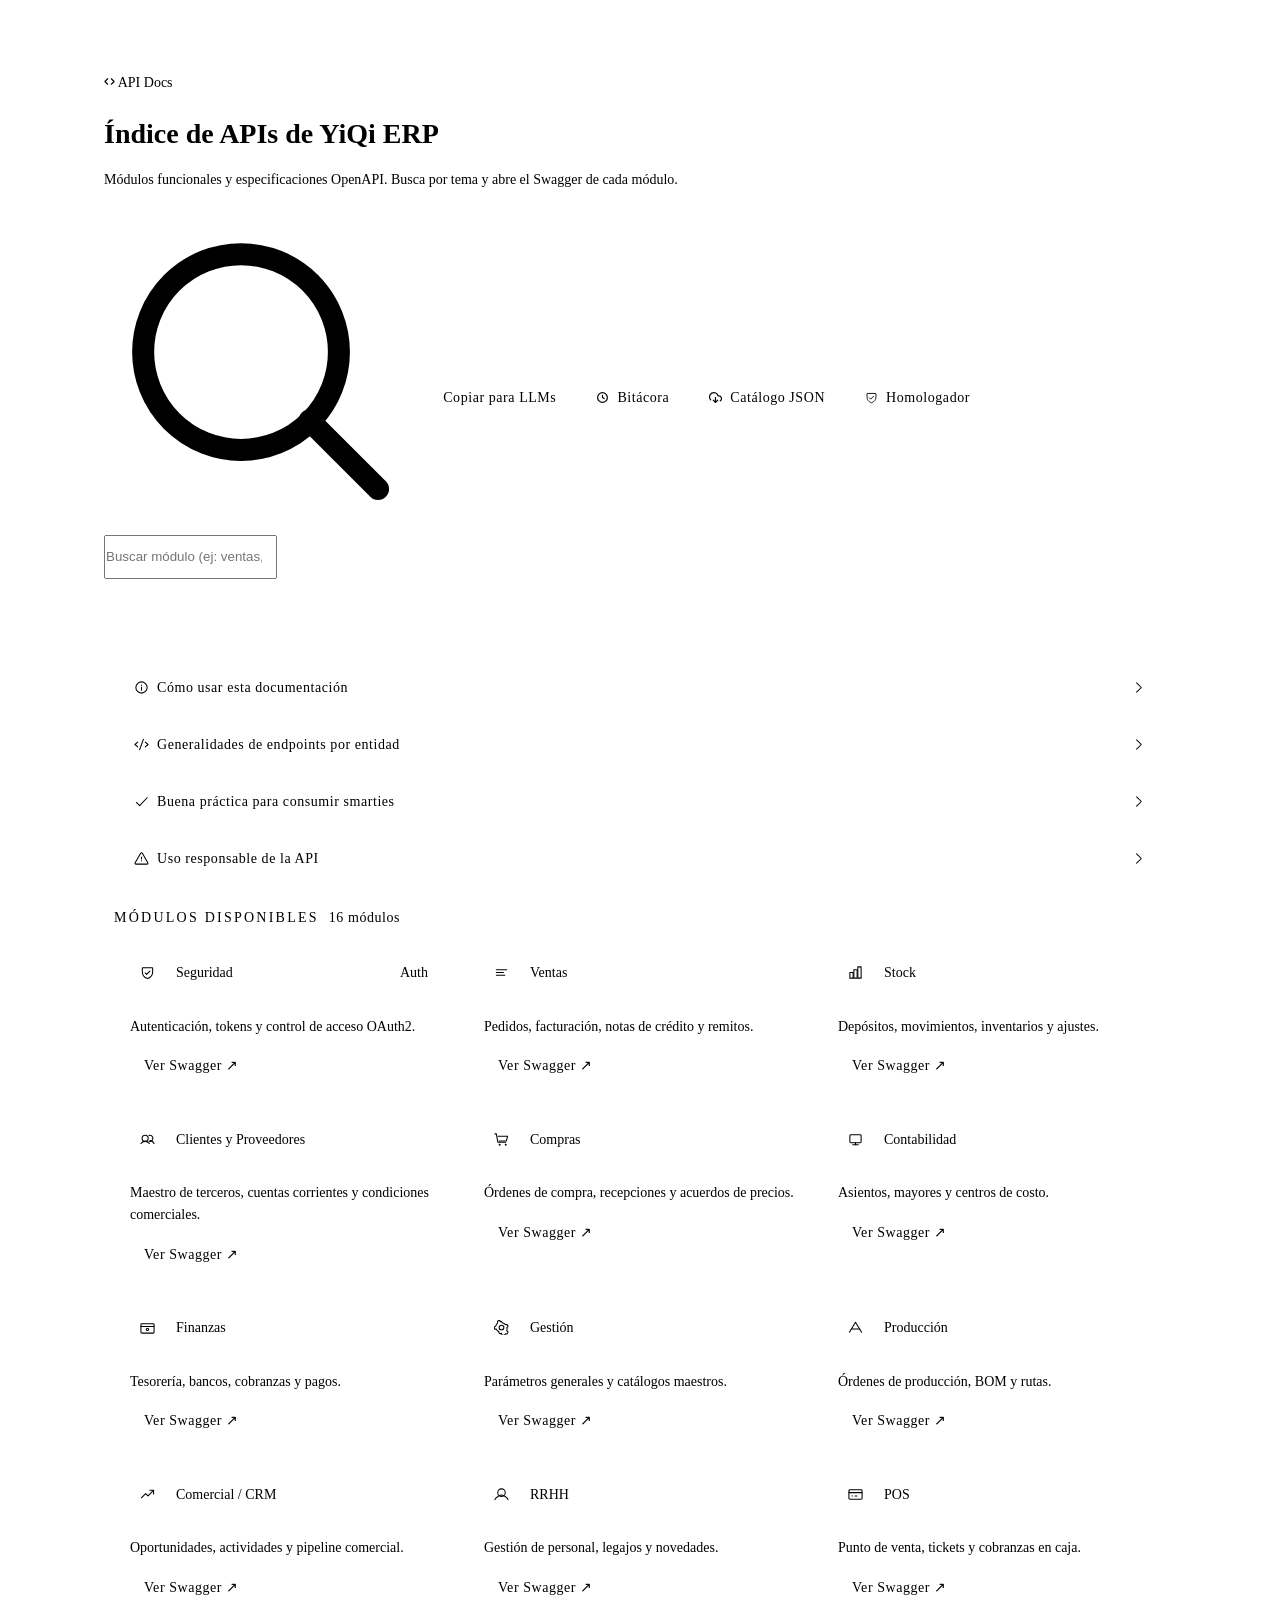
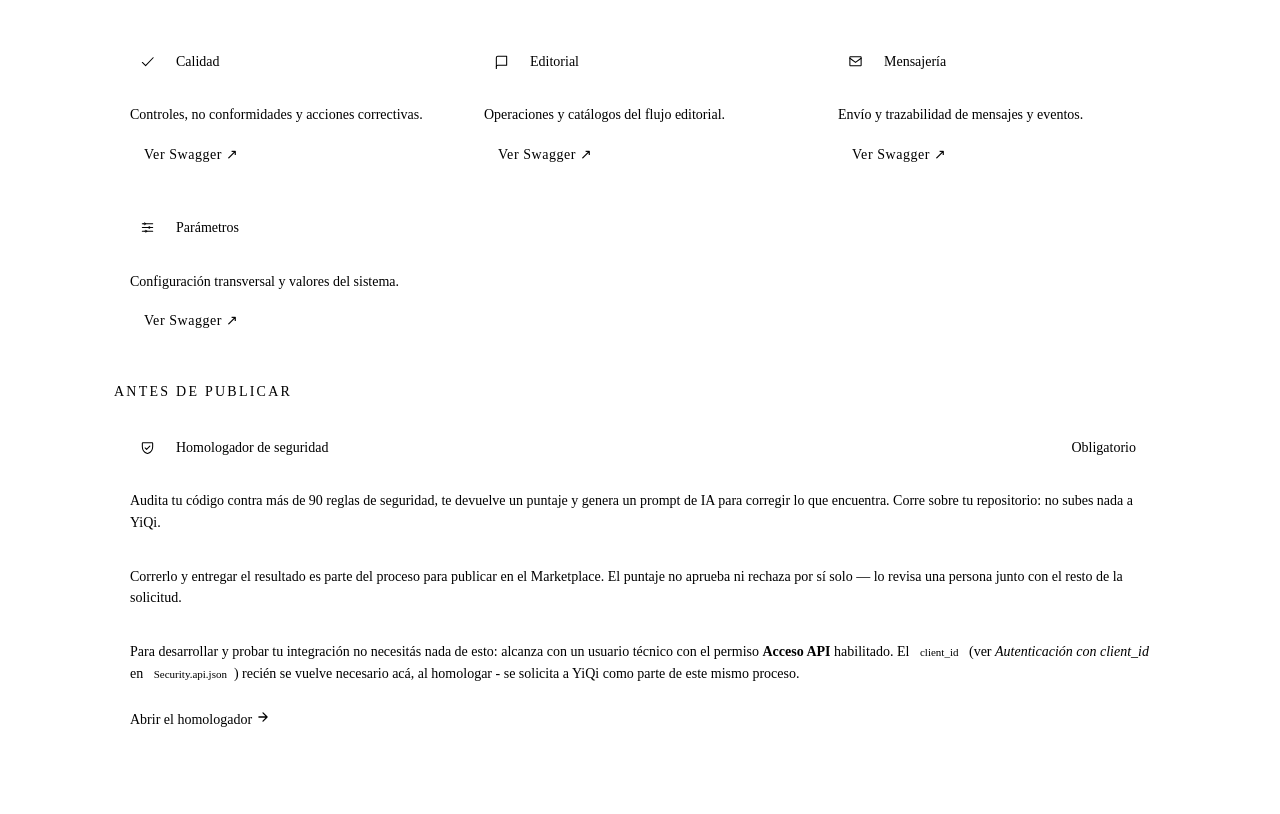
<file: index.html>
<!DOCTYPE html>
<html lang="es" data-theme="system">
<head>
<meta charset="UTF-8"/>
<meta name="viewport" content="width=device-width, initial-scale=1.0"/>
<meta name="description" content="Índice de APIs de YiQi ERP con especificaciones OpenAPI por módulo. Busca por tema, abre el Swagger y conecta tus sistemas con la plataforma.">
  <link rel="canonical" href="https://apidoc.yiqi.com.ar/">
  <meta property="og:type" content="website">
  <meta property="og:site_name" content="YiQi">
  <meta property="fb:app_id" content="1063837776294499">
  <meta property="og:locale" content="es_AR">
  <meta property="og:url" content="https://apidoc.yiqi.com.ar/">
  <!-- og:title PENDIENTE DE APROBACION -->
  <meta property="og:description" content="Índice de APIs de YiQi ERP con especificaciones OpenAPI por módulo. Busca por tema, abre el Swagger y conecta tus sistemas con la plataforma.">
  <meta name="twitter:card" content="summary">
<title>API de YiQi ERP — documentación OpenAPI por módulo</title>
<link rel="preconnect" href="https://fonts.googleapis.com">
<link rel="preconnect" href="https://fonts.gstatic.com" crossorigin>
<link href="https://fonts.googleapis.com/css2?family=Plus+Jakarta+Sans:wght@400;500;600;700;800&family=Inter:wght@300;400;500;600;700&family=IBM+Plex+Mono:wght@400;500;600;700&display=swap" rel="stylesheet">
<!-- Design System canonico de YiQi. Se publica desde diguardia/yiqi-imagen; no editar aca. -->
  <link rel="preconnect" href="https://diguardia.github.io">
  <link rel="stylesheet" href="https://diguardia.github.io/yiqi-imagen/styles.css">
  <link rel="stylesheet" href="https://yiqi.com.ar/site.css">
<script src="https://diguardia.github.io/yiqi-imagen/yiqi-runtime.js" defer></script>
  <script src="https://yiqi.com.ar/components/site-header.js" defer></script>
<script src="https://yiqi.com.ar/components/site-footer.js" defer></script>
<style>
/* Tokens: consume el DS canónico vía site.css (DS v1.2.7.2). No redefinir :root en páginas. */

*,*::before,*::after{box-sizing:border-box;margin:0;padding:0}
html{overflow-x:clip}body{overflow-x:clip;font-family:var(--sans);background:radial-gradient(circle at 72% 8%, rgba(0,204,255,.07), transparent 28%),radial-gradient(circle at 12% 60%, rgba(0,204,255,.04), transparent 22%),linear-gradient(rgba(255,255,255,.018) 1px, transparent 1px),linear-gradient(90deg, rgba(255,255,255,.018) 1px, transparent 1px),var(--bg);background-size:auto,auto,52px 52px,52px 52px,auto;color:var(--text);line-height:1.5;font-size:14px;-webkit-font-smoothing:antialiased}html[data-theme="light"] body{background:radial-gradient(circle at 72% 8%, rgba(0,159,199,.06), transparent 28%),radial-gradient(circle at 12% 60%, rgba(0,159,199,.04), transparent 22%),linear-gradient(rgba(0,0,0,.032) 1px, transparent 1px),linear-gradient(90deg, rgba(0,0,0,.032) 1px, transparent 1px),var(--bg);background-size:auto,auto,52px 52px,52px 52px,auto}
a{color:inherit;text-decoration:none}
button{font:inherit;cursor:pointer;border:none;background:none}
::-webkit-scrollbar{width:5px;height:5px}
::-webkit-scrollbar-track{background:transparent}
::-webkit-scrollbar-thumb{background:rgba(127,136,150,.18);border-radius:999px}
@keyframes fadeInUp{from{opacity:0;transform:translateY(6px)}to{opacity:1;transform:translateY(0)}}
@keyframes pulse{0%,100%{opacity:1}50%{opacity:.45}}

/* ── TOKENS ── */
.panel-kicker{font:700 10px var(--mono);letter-spacing:.16em;text-transform:uppercase;color:var(--cyan);margin-bottom:5px;display:block}
.badge{display:inline-flex;align-items:center;gap:5px;padding:3px 9px;border-radius:var(--radius-pill);font:600 11px var(--mono);border:1px solid transparent}
.badge-cyan{background:var(--cyan-soft);color:var(--cyan)}
.badge-amber{background:var(--amber-soft);color:var(--amber)}
.badge-muted{background:var(--bg-soft);color:var(--muted-2)}



/* ── HERO ── */
.hero{max-width:1120px;margin:0 auto;padding:72px 24px 56px;text-align:left;animation:fadeInUp .35s ease both}
.hero-kicker{
  margin-bottom:20px;
}
.hero-title{margin-bottom:14px}
.hero-title span{color:inherit}
.hero-sub{color:var(--muted);font-size:14px;line-height:1.6;max-width:640px;margin-bottom:24px}
.hero-sub strong{color:var(--text);font-weight:600}

/* Search */

.search-row{display:flex;align-items:center;gap:12px;max-width:880px}
/* Los controles de la derecha estaban con style inline y height:40px a mano,
   mientras .search-input es el canonico de site.css y mide 44 — de ahi los
   4px de desalineacion. Escritos inline nadie los iba a mantener
   sincronizados, y el hover se resolvia con onmouseenter en el markup. Pasan
   a clase y la altura sale de una sola variable. 21/08/2026 */
.search-row{--search-h:44px}
.search-row .search-input{height:var(--search-h)}
.search-row .search-wrap{flex:1 1 260px;min-width:220px}
.api-tool{
  display:inline-flex;align-items:center;gap:8px;
  height:var(--search-h);padding:0 14px;
  border:none;border-radius:var(--radius);
  background:var(--bg-elev-2);color:var(--muted);
  font:600 11px var(--mono);letter-spacing:.04em;
  white-space:nowrap;cursor:pointer;text-decoration:none;flex-shrink:0;
  transition:color 180ms ease,background 180ms ease;
}
.api-tool:hover{color:var(--cyan);background:var(--cyan-soft)}
.api-tool:focus-visible{outline:2px solid var(--cyan);outline-offset:2px}
.count-badge{flex-shrink:0;font:600 11px var(--mono);color:var(--muted-2);letter-spacing:.04em;white-space:nowrap}

/* ── CONTENT ── */
.content{max-width:1100px;margin:0 auto;padding:28px 24px 60px}

/* Info box — colapsable */
.info-box{box-shadow:var(--shadow-sm);border-radius:var(--radius-lg);background:var(--bg-elev-2);margin-bottom:8px;overflow:hidden;animation:fadeInUp .35s .05s ease both}
.info-box-header{display:flex;align-items:center;justify-content:space-between;padding:14px 20px;cursor:pointer;transition:background 180ms ease;gap:12px;user-select:none}
.info-box-header:hover{background:var(--bg-soft)}
.info-box-left{display:flex;align-items:center;gap:8px}
.info-box-left svg{width:15px;height:15px;stroke:var(--cyan);fill:none;stroke-width:1.8;flex-shrink:0;stroke-linecap:round;stroke-linejoin:round}
.info-box-label{font:700 12px var(--mono);color:var(--cyan);letter-spacing:.04em}
.info-box-chevron{width:15px;height:15px;stroke:var(--muted-2);fill:none;stroke-width:1.8;stroke-linecap:round;stroke-linejoin:round;transition:transform 200ms ease;flex-shrink:0}
.info-box.open .info-box-chevron{transform:rotate(90deg)}
.info-box-body{display:none;padding:0 20px 18px}
.info-box.open .info-box-body{display:block}
.info-body{font-size:13px;color:var(--muted);line-height:1.7;padding-top:14px}
.info-body p+p{margin-top:10px}
.info-body strong{color:var(--text);font-weight:600}
.info-steps{margin:10px 0 10px 18px;list-style:decimal;color:var(--muted);line-height:2.2}
.info-steps li strong{color:var(--text)}
.info-link{color:var(--cyan);text-decoration:underline;text-underline-offset:2px;text-decoration-color:rgba(0,204,255,.35);font-family:var(--mono);font-size:12px}
.info-link:hover{text-decoration-color:var(--cyan)}
code{font-family:var(--mono);font-size:11px;background:var(--bg-soft);padding:2px 7px;border-radius:var(--radius-xs);color:var(--cyan)}

/* ── SECTION HEAD ── */
.section-head{display:flex;align-items:center;justify-content:space-between;margin-bottom:14px}
.section-title{font:700 9px var(--mono);letter-spacing:.16em;text-transform:uppercase;color:var(--muted-2)}

/* ── MODULE GRID ── */
.module-grid{display:grid;grid-template-columns:repeat(auto-fill,minmax(300px,1fr));gap:10px}

/* ── MODULE CARD ── */
.mod-card{background:var(--bg-elev-2);box-shadow:var(--shadow-sm);border-radius:var(--radius-lg);overflow:hidden;animation:fadeInUp .3s ease both;transition:box-shadow 180ms ease}
.mod-card.security{box-shadow:var(--shadow-sm)}
.mod-card:hover{box-shadow:var(--shadow-md)}
.mod-card.security:hover{box-shadow:var(--shadow-md)}

.mod-card-header{display:flex;align-items:center;gap:12px;padding:14px 16px}
.mod-icon{width:34px;height:34px;border-radius:var(--radius-sm);flex-shrink:0;display:grid;place-items:center;background:var(--cyan-soft);color:var(--cyan)}
.mod-icon svg{width:15px;height:15px;stroke:currentColor;fill:none;stroke-width:1.8;stroke-linecap:round;stroke-linejoin:round}
.mod-card.security .mod-icon{background:var(--amber-soft);color:var(--amber)}
.mod-name{font:700 13px var(--sans);color:var(--text);flex:1;min-width:0}

.mod-body{display:flex;flex-direction:column;gap:12px;padding:0 16px 16px}
.mod-desc{font:400 12px var(--sans);color:var(--muted);line-height:1.55;padding-top:12px}
.mod-action{display:inline-flex;align-items:center;align-self:flex-start;text-decoration:none;padding:6px 14px;border-radius:var(--radius-pill);font:700 11px var(--mono);letter-spacing:.04em;color:var(--cyan);background:var(--cyan-soft);transition:all 180ms ease}
.mod-action:hover{background:var(--cyan-soft-2)}
.mod-card.security .mod-action{color:var(--amber);background:var(--amber-soft)}
.mod-card.security .mod-action:hover{background:rgba(255,176,32,.18)}

/* Empty state */
.empty-state{display:none;grid-column:1/-1;padding:40px 24px;text-align:center;color:var(--muted);background:var(--bg-soft);border-radius:var(--radius-lg)}
.empty-state.show{display:block}


/* Delay per card */
.mod-card:nth-child(1){animation-delay:.04s}.mod-card:nth-child(2){animation-delay:.07s}
.mod-card:nth-child(3){animation-delay:.10s}.mod-card:nth-child(4){animation-delay:.13s}
.mod-card:nth-child(5){animation-delay:.16s}.mod-card:nth-child(6){animation-delay:.19s}
.mod-card:nth-child(7){animation-delay:.22s}.mod-card:nth-child(8){animation-delay:.25s}
.mod-card:nth-child(9){animation-delay:.28s}.mod-card:nth-child(10){animation-delay:.31s}
.mod-card:nth-child(11){animation-delay:.34s}.mod-card:nth-child(12){animation-delay:.37s}
.mod-card:nth-child(13){animation-delay:.40s}.mod-card:nth-child(14){animation-delay:.43s}
.mod-card:nth-child(15){animation-delay:.46s}.mod-card:nth-child(16){animation-delay:.49s}

@media(max-width:768px){
  .hero{padding:48px 16px 40px}
  .content{padding:20px 16px 48px}
  .module-grid{grid-template-columns:1fr}
}



/* ── MOBILE FIXES ── */
@media(max-width:640px){
  /* Search row: los botones bajan a segunda fila */
  .search-row{flex-wrap:wrap;gap:8px}
  .search-row .search-wrap{flex:1 1 auto;min-width:0}
  .search-row .api-tool{
    flex:1 1 calc(50% - 4px);
    flex-shrink:1!important;
    justify-content:center;
    white-space:normal!important;
    text-align:center;
  }
  /* Info boxes: menos padding lateral */
  .info-box-header{padding:12px 14px;gap:8px}
  .info-box-body{padding:0 14px 16px}
  .info-box-label{letter-spacing:.02em}
}

@media(max-width:420px){
  /* Pantallas muy chicas: botones apilados */
  .search-row .api-tool{
    flex:1 1 100%;
    flex-shrink:1!important;
    justify-content:center;
  }
  /* Info box label más pequeño para que no apriete */
  .info-box-label{font-size:11px}
}

/* ── URLs base (importado de apidoc, 27/08/2026). Solo tokens del DS. ── */
.base-urls{margin-top:12px;border:1px solid var(--line);border-radius:12px;background:var(--bg-soft);padding:12px}
.base-urls-title{font:700 11px var(--mono);letter-spacing:.08em;text-transform:uppercase;color:var(--cyan);margin-bottom:8px}
.base-urls-table{width:100%;border-collapse:collapse;font-size:12px}
.base-urls-table th,.base-urls-table td{text-align:left;padding:8px 10px;border:1px solid var(--line);vertical-align:top}
.base-urls-table th{color:var(--text);background:var(--bg-elev-2);font-weight:700}
.base-urls-table td{color:var(--muted)}
.base-urls-table code{font-size:11px}

/* La tabla de URLs base desborda en mobile: las URLs no tienen espacios y
   no wrappean. Scroll horizontal propio + corte por caracter. 27/08/2026. */
.base-urls{overflow:hidden}
.base-urls-scroll{overflow-x:auto;-webkit-overflow-scrolling:touch}
.base-urls-table{min-width:340px}
.base-urls-table code{word-break:break-all;overflow-wrap:anywhere}
</style>
  <link rel="icon" href="https://yiqi.com.ar/favicon.ico" sizes="any">
  <link rel="icon" type="image/svg+xml" href="https://yiqi.com.ar/favicon.svg">
  <link rel="apple-touch-icon" href="https://yiqi.com.ar/apple-touch-icon.png">
</head>
<body>
<site-header base="https://yiqi.com.ar/" current-page="api-docs"></site-header>

<!-- HERO -->
<div class="hero">
    <div class="hero-kicker"><svg width="11" height="11" viewBox="0 0 24 24" fill="none" stroke="currentColor" stroke-width="2.5" stroke-linecap="round" stroke-linejoin="round" aria-hidden="true"><polyline points="16 18 22 12 16 6"/><polyline points="8 6 2 12 8 18"/></svg> API Docs</div>
    <h1 class="hero-title">Índice de APIs de YiQi ERP</h1>
    <p class="hero-sub">Módulos funcionales y especificaciones OpenAPI. Busca por tema y abre el Swagger de cada módulo.</p>
    <div class="search-row">
      <div class="search-wrap">
        <svg class="search-icon" viewBox="0 0 256 256"><circle cx="112" cy="112" r="80" stroke="currentColor" stroke-width="18" fill="none"/><line x1="168" y1="168" x2="224" y2="224" stroke="currentColor" stroke-width="18" stroke-linecap="round"/></svg>
        <input class="search-input" id="apiSearch" type="search" placeholder="Buscar módulo (ej: ventas, stock, auth…)" oninput="filterCards(this.value)"/>
      </div>
      <button id="llmBtn" class="api-tool" onclick="copyForLLM()">Copiar para LLMs</button>
      <a href="bitacora.html" target="_blank" rel="noopener" class="api-tool">
        <svg width="13" height="13" viewBox="0 0 24 24" fill="none" stroke="currentColor" stroke-width="2.2" stroke-linecap="round" stroke-linejoin="round"><path d="M12 8v4l3 2"/><circle cx="12" cy="12" r="9"/></svg>
        Bitácora
      </a>
      <a href="modules.json" target="_blank" rel="noopener" class="api-tool">
        <svg width="13" height="13" viewBox="0 0 24 24" fill="none" stroke="currentColor" stroke-width="2.2" stroke-linecap="round" stroke-linejoin="round"><polyline points="8 17 12 21 16 17"/><line x1="12" y1="12" x2="12" y2="21"/><path d="M20.88 18.09A5 5 0 0 0 18 9h-1.26A8 8 0 1 0 3 16.29"/></svg>
        Catálogo JSON
      </a>
      <a href="https://yiqi.com.ar/homologador" target="_blank" rel="noopener" class="api-tool">
        <svg width="13" height="13" viewBox="0 0 256 256" fill="none" stroke="currentColor" aria-hidden="true"><path d="M40,114.79V56a8,8,0,0,1,8-8H208a8,8,0,0,1,8,8v58.77c0,84.18-71.31,112.07-85.54,116.8a7.54,7.54,0,0,1-4.92,0C111.31,226.86,40,199,40,114.79Z" stroke-width="18"/><polyline points="88 136 112 160 168 104" stroke-width="18" stroke-linecap="round" stroke-linejoin="round"/></svg>
        Homologador
      </a>
    </div>
  </div>

<!-- CONTENT -->
<main class="content">

  <!-- Info box — colapsada por defecto -->
  <div class="info-box" id="infoBox">
    <div class="info-box-header" onclick="toggleInfo()">
      <div class="info-box-left">
        <svg viewBox="0 0 256 256"><circle cx="128" cy="128" r="96" stroke="currentColor" stroke-width="18" fill="none"/><line x1="128" y1="120" x2="128" y2="176" stroke="currentColor" stroke-width="18" stroke-linecap="round"/><circle cx="128" cy="88" r="10" fill="currentColor"/></svg>
        <span class="info-box-label">Cómo usar esta documentación</span>
      </div>
      <svg class="info-box-chevron" viewBox="0 0 256 256"><polyline points="96 48 176 128 96 208" stroke="currentColor" stroke-width="18" fill="none"/></svg>
    </div>
    <div class="info-box-body">
      <div class="info-body">
        <p><strong>Autenticación general:</strong> en <em>Seguridad</em> hay un único endpoint para obtener el token usando un usuario de YiQi. Este token se reutiliza en el resto de los módulos enviándolo como <code>Bearer</code> en el header <code>Authorization</code>.</p>
        <p><strong>Política de sesión:</strong> el login (<code>grant_type=password</code>) devuelve un <code>access_token</code> de vida corta y además un <code>refresh_token</code>. Cuando el access token expira, se pide uno nuevo con <code>grant_type=refresh_token</code>, sin volver a mandar usuario y contraseña. Guíate siempre por el <code>expires_in</code> de la respuesta en vez de fijar la duración en el código.</p>
        <p><strong>El refresh token rota:</strong> cada uso devuelve uno nuevo y el anterior deja de servir, así que hay que persistir el último. Dura 14 días. Y tiene un límite importante: <strong>hay un solo refresh token vivo por usuario</strong>, o sea que un login nuevo invalida el anterior. Si varios procesos comparten el mismo usuario de integración se van a desloguear entre ellos — conviene un usuario por proceso.</p>
        <p>En <code>https://apilegacy.yiqi.com.ar</code> esto no aplica: ahí no hay refresh token y el recambio es por relogin.</p>
        <p><strong>Rate limiting y concurrencia:</strong> bajo <code>/api</code> hay una cuota general de <strong>300 requests/minuto</strong>, particionada por usuario autenticado (no por <code>schemaId</code>: si un mismo usuario opera en varios esquemas, comparte el mismo cupo). <code>POST /token</code> tiene su propio límite anti fuerza bruta de <strong>5 requests/minuto por IP</strong>, y las escrituras pesadas (por ejemplo carga de archivos) están limitadas a <strong>60 requests cada 5 minutos</strong>. Además hay un tope de <strong>8 requests simultáneas en vuelo</strong> por usuario: sin cola, el excedente se rechaza al instante con <code>429</code>.</p>
        <p>Cuando el <code>429</code> viene de un límite por ventana (general, <code>/token</code> o escrituras pesadas), la respuesta incluye el header <code>Retry-After</code> en segundos. El límite de concurrencia no lo incluye —no es por ventana de tiempo, depende de cuándo termine otra request en vuelo— así que ahí conviene reintentar con backoff exponencial en vez de esperar un valor fijo.</p>
        <p><strong>Formato numérico:</strong> la API acepta los números <strong>solo en formato invariante</strong>: punto como separador decimal y sin separador de miles (<code>357723.64</code>, nunca <code>357.723,64</code> ni <code>357,723.64</code>). Vale para todos los atributos numéricos, en la cabecera y en los renglones hijos, como número JSON o como string. Si el valor no respeta el formato, la respuesta es <code>400</code> y el campo aparece en <code>errors</code>.</p>
        <div class="base-urls">
          <div class="base-urls-title">URLs base</div>
          <div class="base-urls-scroll"><table class="base-urls-table" aria-label="Diferencia de URLs base por módulo">
            <thead>
              <tr><th>Módulo</th><th>Base URL</th></tr>
            </thead>
            <tbody>
              <tr><td>Seguridad (<code>/token</code>, login)</td><td><code>https://api.yiqi.com.ar</code></td></tr>
              <tr><td>Todos los módulos ERP</td><td><code>https://api.yiqi.com.ar/api/public</code></td></tr>
            </tbody>
          </table></div>
        </div>
        <ol class="info-steps">
          <li>Obtén el token desde el módulo <strong>Seguridad</strong>.</li>
          <li>Ejecuta <strong>GetLoginInformation</strong> como healthcheck canónico post-login.</li>
          <li>Toma <strong>schemaid</strong> desde esa respuesta (método primario).</li>
          <li>Elige un módulo desde el índice y abre su Swagger.</li>
          <li>Dentro del Swagger, expande las operaciones por tag.</li>
          <li>Valida los parámetros obligatorios, cuerpos de request y respuestas.</li>
        </ol>
        <p><strong>Estructura común de los Swagger:</strong> la mayoría de entidades siguen un formato homogéneo (operaciones list/get/create/update/delete, payloads con estructura repetida y respuestas paginadas o de detalle). Si entiendes un módulo, la curva de adopción del resto suele ser mucho más rápida.</p>
        <p style="margin-top:10px"><strong>Novedades:</strong> consulta la <a class="info-link" href="bitacora.html" target="_blank" rel="noopener">bitácora de cambios de la API</a>. Para bots y agentes: consume <a class="info-link" href="modules.json" target="_blank" rel="noopener">modules.json</a> para descubrir el catálogo de specs y <a class="info-link" href="cambios-api.json" target="_blank" rel="noopener">cambios-api.json</a> para leer la bitácora de manera estructurada.</p>
      </div>
    </div>
  </div>

  <!-- Info box 2 — Generalidades de endpoints -->
  <div class="info-box" id="infoBox2" style="--ib-ring:rgba(0,204,255,.14);margin-bottom:8px">
    <div class="info-box-header" onclick="this.closest('.info-box').classList.toggle('open')">
      <div class="info-box-left">
        <svg viewBox="0 0 256 256"><polyline points="64 88 16 128 64 168" stroke="currentColor" stroke-width="18" stroke-linecap="round" stroke-linejoin="round" fill="none"/><polyline points="192 88 240 128 192 168" stroke="currentColor" stroke-width="18" stroke-linecap="round" stroke-linejoin="round" fill="none"/><line x1="160" y1="40" x2="96" y2="216" stroke="currentColor" stroke-width="18" stroke-linecap="round" fill="none"/></svg>
        <span class="info-box-label">Generalidades de endpoints por entidad</span>
      </div>
      <svg class="info-box-chevron" viewBox="0 0 256 256"><polyline points="96 48 176 128 96 208" stroke="currentColor" stroke-width="18" fill="none"/></svg>
    </div>
    <div class="info-box-body">
      <div class="info-body">
        <p>En los Swagger de YiQi, las entidades repiten un <strong>patrón de endpoints</strong>. Si aprendés el de una entidad, podés reutilizar el mismo enfoque en casi todas.</p>
        <div style="display:grid;grid-template-columns:repeat(auto-fill,minmax(220px,1fr));gap:10px;margin-top:14px">
          <div style="padding:12px 14px;background:var(--bg-soft);border-radius:var(--radius-sm)">
            <code style="color:var(--green)">GET /entidad/search</code>
            <p style="font-size:12px;color:var(--muted);margin-top:6px;line-height:1.55"><strong style="color:var(--text)">Búsqueda filtrada</strong> por atributos de la entidad. Suele devolver hasta <strong style="color:var(--text)">50 registros máximo</strong> por request.</p>
          </div>
          <div style="padding:12px 14px;background:var(--bg-soft);border-radius:var(--radius-sm)">
            <code style="color:var(--cyan)">GET /entidad/{id}</code>
            <p style="font-size:12px;color:var(--muted);margin-top:6px;line-height:1.55"><strong style="color:var(--text)">Detalle</strong> de una instancia puntual. Requiere el <strong style="color:var(--text)">id</strong> en path.</p>
          </div>
          <div style="padding:12px 14px;background:var(--bg-soft);border-radius:var(--radius-sm)">
            <code style="color:var(--amber)">POST /entidad</code>
            <p style="font-size:12px;color:var(--muted);margin-top:6px;line-height:1.55"><strong style="color:var(--text)">Alta</strong> de instancia. El body incluye <strong style="color:var(--text)">schemaid</strong> y un objeto <strong style="color:var(--text)">data</strong>.</p>
          </div>
          <div style="padding:12px 14px;background:var(--bg-soft);border-radius:var(--radius-sm)">
            <code style="color:var(--blue)">PUT /entidad/{id}</code>
            <p style="font-size:12px;color:var(--muted);margin-top:6px;line-height:1.55"><strong style="color:var(--text)">Actualización</strong> de instancia existente, con estructura similar al alta.</p>
          </div>
          <div style="padding:12px 14px;background:var(--bg-soft);border-radius:var(--radius-sm)">
            <code style="color:var(--red)">DELETE /entidad/{id}</code>
            <p style="font-size:12px;color:var(--muted);margin-top:6px;line-height:1.55"><strong style="color:var(--text)">Baja lógica/física</strong> según comportamiento de la entidad y reglas de negocio.</p>
          </div>
          <div style="padding:12px 14px;background:var(--bg-soft);border-radius:var(--radius-sm)">
            <code style="color:var(--cyan)">GET /entidad/smartie</code>
            <p style="font-size:12px;color:var(--muted);margin-top:6px;line-height:1.55"><strong style="color:var(--text)">Vista (smartie) paginada.</strong> Un smartie es un reporte/vista armado por usuarios sobre la entidad.</p>
          </div>
          <div style="padding:12px 14px;background:var(--bg-soft);border-radius:var(--radius-sm)">
            <code style="color:var(--amber)">POST /entidad/changestate</code>
            <p style="font-size:12px;color:var(--muted);margin-top:6px;line-height:1.55"><strong style="color:var(--text)">Cambio de estado</strong> de workflow (cuando la entidad maneja estados).</p>
          </div>
          <div style="padding:12px 14px;background:var(--bg-soft);border-radius:var(--radius-sm)">
            <code style="color:var(--purple)">GET|PUT /entidad/file</code>
            <p style="font-size:12px;color:var(--muted);margin-top:6px;line-height:1.55"><strong style="color:var(--text)">Descarga/carga de archivos</strong> asociados a atributos de tipo archivo.</p>
          </div>
          <div style="padding:12px 14px;background:var(--bg-soft);border-radius:var(--radius-sm)">
            <code style="color:var(--green)">GET /entidad/report</code>
            <p style="font-size:12px;color:var(--muted);margin-top:6px;line-height:1.55"><strong style="color:var(--text)">Descarga de reportes</strong> predefinidos (por ejemplo PDFs) para una instancia.</p>
          </div>
        </div>
      </div>
    </div>
  </div>

  <!-- Info box 3 — Buena práctica para consumir smarties -->
  <div class="info-box" style="--ib-ring:rgba(21,212,156,.22);margin-bottom:8px">
    <div class="info-box-header" onclick="this.closest('.info-box').classList.toggle('open')">
      <div class="info-box-left">
        <svg viewBox="0 0 256 256"><polyline points="40 144 96 200 224 64" stroke="currentColor" stroke-width="18" stroke-linecap="round" stroke-linejoin="round" fill="none"/></svg>
        <span class="info-box-label" style="color:var(--green)">Buena práctica para consumir smarties</span>
      </div>
      <svg class="info-box-chevron" viewBox="0 0 256 256"><polyline points="96 48 176 128 96 208" stroke="currentColor" stroke-width="18" fill="none"/></svg>
    </div>
    <div class="info-box-body">
      <div class="info-body">
        <p><strong>Orden recomendado:</strong> ordenar por <strong>fecha de modificación descendente</strong> para traer primero lo más reciente.</p>
        <p><strong>Estrategia de paginado eficiente:</strong> paginar desde <code>page=1</code> y detenerse cuando se alcance la <strong>última fecha ya sincronizada</strong> por tu proceso.</p>
        <p><strong>Objetivo:</strong> evitar paginado exhaustivo innecesario, reducir tráfico y proteger el rendimiento general del sistema.</p>
      </div>
    </div>
  </div>

  <!-- Info box 4 — Uso responsable de la API -->
  <div class="info-box" style="--ib-ring:rgba(255,176,32,.22);margin-bottom:24px">
    <div class="info-box-header" onclick="this.closest('.info-box').classList.toggle('open')">
      <div class="info-box-left">
        <svg viewBox="0 0 256 256"><path d="M142.74,40l93.19,160A16,16,0,0,1,222.19,224H33.81A16,16,0,0,1,20.07,200l93.19-160A16,16,0,0,1,142.74,40Z" stroke="currentColor" stroke-width="18" fill="none"/><line x1="128" y1="136" x2="128" y2="104" stroke="currentColor" stroke-width="18" stroke-linecap="round"/><circle cx="128" cy="168" r="10" fill="currentColor"/></svg>
        <span class="info-box-label" style="color:var(--amber)">Uso responsable de la API</span>
      </div>
      <svg class="info-box-chevron" viewBox="0 0 256 256"><polyline points="96 48 176 128 96 208" stroke="currentColor" stroke-width="18" fill="none"/></svg>
    </div>
    <div class="info-box-body">
      <div class="info-body">
        <p><strong>Responsabilidad de uso:</strong> el consumo de la API debe realizarse con criterios de eficiencia, control de volumen y frecuencia de llamadas.</p>
        <p><strong>Riesgos operativos:</strong> un uso intensivo o sin límites puede saturar tráfico, degradar tiempos de respuesta y afectar a otros usuarios.</p>
        <p><strong>Cuenta técnica recomendada:</strong> utilizar usuarios de API con el <strong>menor privilegio posible</strong>, otorgando solo permisos estrictamente necesarios.</p>
        <p><strong>Riesgo asumido por el integrador:</strong> la implementación, su impacto operativo y los riesgos asociados son responsabilidad del usuario que consume la API.</p>
      </div>
    </div>
  </div>
  <div class="section-head" id="modulos">
    <div style="display:flex;align-items:baseline;gap:10px">
      <span class="section-title">Módulos disponibles</span>
      <span class="count-badge" id="countBadge">16 módulos</span>
    </div>
  </div>

  <div class="module-grid" id="moduleGrid">

    <!-- Seguridad -->
    <div class="mod-card security" data-search="seguridad autenticación tokens oauth2 acceso">
      <div class="mod-card-header">
        <div class="mod-icon"><svg viewBox="0 0 256 256"><path d="M40,114.79V56a8,8,0,0,1,8-8H208a8,8,0,0,1,8,8v58.77c0,84.18-71.31,112.07-85.54,116.8a7.54,7.54,0,0,1-4.92,0C111.31,226.86,40,199,40,114.79Z" stroke="currentColor" stroke-width="18" fill="none"/><polyline points="88 136 112 160 168 104" stroke="currentColor" stroke-width="18" stroke-linecap="round" stroke-linejoin="round" fill="none"/></svg></div>
        <span class="mod-name">Seguridad</span>
        <span class="badge badge-amber" style="margin-right:4px">Auth</span>
      </div>
      <div class="mod-body">
        <p class="mod-desc">Autenticación, tokens y control de acceso OAuth2.</p>
        <a class="mod-action" href="view.html?url=Security.api.json" target="_blank" rel="noopener">Ver Swagger ↗</a>
      </div>
    </div>

    <!-- Ventas -->
    <div class="mod-card" data-search="ventas pedidos facturación notas crédito remitos">
      <div class="mod-card-header">
        <div class="mod-icon"><svg viewBox="0 0 256 256"><line x1="40" y1="80" x2="216" y2="80" stroke="currentColor" stroke-width="18" stroke-linecap="round"/><line x1="40" y1="128" x2="160" y2="128" stroke="currentColor" stroke-width="18" stroke-linecap="round"/><line x1="40" y1="176" x2="184" y2="176" stroke="currentColor" stroke-width="18" stroke-linecap="round"/></svg></div>
        <span class="mod-name">Ventas</span>
      </div>
      <div class="mod-body">
        <p class="mod-desc">Pedidos, facturación, notas de crédito y remitos.</p>
        <a class="mod-action" href="view.html?url=erpdemo.schema-Ventas-api.json" target="_blank" rel="noopener">Ver Swagger ↗</a>
      </div>
    </div>

    <!-- Stock -->
    <div class="mod-card" data-search="stock depósitos movimientos inventarios ajustes">
      <div class="mod-card-header">
        <div class="mod-icon"><svg viewBox="0 0 256 256"><rect x="32" y="128" width="56" height="96" stroke="currentColor" stroke-width="18" fill="none"/><rect x="100" y="80" width="56" height="144" stroke="currentColor" stroke-width="18" fill="none"/><rect x="168" y="32" width="56" height="192" stroke="currentColor" stroke-width="18" fill="none"/></svg></div>
        <span class="mod-name">Stock</span>
      </div>
      <div class="mod-body">
        <p class="mod-desc">Depósitos, movimientos, inventarios y ajustes.</p>
        <a class="mod-action" href="view.html?url=erpdemo.schema-Stock-api.json" target="_blank" rel="noopener">Ver Swagger ↗</a>
      </div>
    </div>

    <!-- Clientes y Proveedores -->
    <div class="mod-card" data-search="clientes proveedores terceros cuentas corrientes condiciones">
      <div class="mod-card-header">
        <div class="mod-icon"><svg viewBox="0 0 256 256"><circle cx="88" cy="108" r="52" stroke="currentColor" stroke-width="18" fill="none"/><path d="M16,197.42a88,88,0,0,1,144,0" stroke="currentColor" stroke-width="18" stroke-linecap="round" fill="none"/><path d="M155.41,57.6a52,52,0,1,1,0,100.8" stroke="currentColor" stroke-width="18" stroke-linecap="round" fill="none"/><path d="M172.17,144A88,88,0,0,1,240,197.42" stroke="currentColor" stroke-width="18" stroke-linecap="round" fill="none"/></svg></div>
        <span class="mod-name">Clientes y Proveedores</span>
      </div>
      <div class="mod-body">
        <p class="mod-desc">Maestro de terceros, cuentas corrientes y condiciones comerciales.</p>
        <a class="mod-action" href="view.html?url=erpdemo.schema-Clientes_y_proveedor-api.json" target="_blank" rel="noopener">Ver Swagger ↗</a>
      </div>
    </div>

    <!-- Compras -->
    <div class="mod-card" data-search="compras órdenes recepciones acuerdos precios">
      <div class="mod-card-header">
        <div class="mod-icon"><svg viewBox="0 0 256 256"><circle cx="96" cy="216" r="16" fill="currentColor"/><circle cx="200" cy="216" r="16" fill="currentColor"/><path d="M16,32H40l26,144H200" stroke="currentColor" stroke-width="18" stroke-linecap="round" stroke-linejoin="round" fill="none"/><path d="M72,72H232L212,152H88" stroke="currentColor" stroke-width="18" stroke-linecap="round" stroke-linejoin="round" fill="none"/></svg></div>
        <span class="mod-name">Compras</span>
      </div>
      <div class="mod-body">
        <p class="mod-desc">Órdenes de compra, recepciones y acuerdos de precios.</p>
        <a class="mod-action" href="view.html?url=erpdemo.schema-Compras-api.json" target="_blank" rel="noopener">Ver Swagger ↗</a>
      </div>
    </div>

    <!-- Contabilidad -->
    <div class="mod-card" data-search="contabilidad asientos mayores centros costo">
      <div class="mod-card-header">
        <div class="mod-icon"><svg viewBox="0 0 256 256"><rect x="32" y="48" width="192" height="136" rx="16" stroke="currentColor" stroke-width="18" fill="none"/><line x1="80" y1="216" x2="176" y2="216" stroke="currentColor" stroke-width="18" stroke-linecap="round"/><line x1="128" y1="184" x2="128" y2="216" stroke="currentColor" stroke-width="18" stroke-linecap="round"/></svg></div>
        <span class="mod-name">Contabilidad</span>
      </div>
      <div class="mod-body">
        <p class="mod-desc">Asientos, mayores y centros de costo.</p>
        <a class="mod-action" href="view.html?url=erpdemo.schema-Contabilidad-api.json" target="_blank" rel="noopener">Ver Swagger ↗</a>
      </div>
    </div>

    <!-- Finanzas -->
    <div class="mod-card" data-search="finanzas tesorería bancos cobranzas pagos">
      <div class="mod-card-header">
        <div class="mod-icon"><svg viewBox="0 0 256 256"><rect x="16" y="64" width="224" height="160" rx="16" stroke="currentColor" stroke-width="18" fill="none"/><line x1="16" y1="112" x2="240" y2="112" stroke="currentColor" stroke-width="18"/><circle cx="128" cy="160" r="20" stroke="currentColor" stroke-width="18" fill="none"/></svg></div>
        <span class="mod-name">Finanzas</span>
      </div>
      <div class="mod-body">
        <p class="mod-desc">Tesorería, bancos, cobranzas y pagos.</p>
        <a class="mod-action" href="view.html?url=erpdemo.schema-Finanzas-api.json" target="_blank" rel="noopener">Ver Swagger ↗</a>
      </div>
    </div>

    <!-- Gestión -->
    <div class="mod-card" data-search="gestión parámetros generales catálogos maestros">
      <div class="mod-card-header">
        <div class="mod-icon"><svg viewBox="0 0 256 256"><circle cx="128" cy="128" r="40" stroke="currentColor" stroke-width="18" fill="none"/><path d="M130.05,28.11l10.82,18.74a104.07,104.07,0,0,1,57.28,33.07l21.44-2.73a8,8,0,0,1,8.42,4.86l10,25.13a8,8,0,0,1-2.64,9.33l-17,12.42a104,104,0,0,1,0,57.16l17,12.42a8,8,0,0,1,2.64,9.33l-10,25.13a8,8,0,0,1-8.42,4.86l-21.44-2.73a104.07,104.07,0,0,1-57.28,33.07L130.05,227.89a8,8,0,0,1-8.1,4.44l-27.15-2.7a8,8,0,0,1-7.12-6.44l-3.85-21.77a104.08,104.08,0,0,1-46.77-46.77L15.29,158.22a8,8,0,0,1-6.44-7.12l-2.7-27.15a8,8,0,0,1,4.44-8.1l18.74-10.82a104.07,104.07,0,0,1,33.07-57.28L59.67,26.31a8,8,0,0,1,4.86-8.42L89.66,7.89a8,8,0,0,1,9.33,2.64L111.41,27.51A105,105,0,0,1,130.05,28.11Z" stroke="currentColor" stroke-width="18" fill="none"/></svg></div>
        <span class="mod-name">Gestión</span>
      </div>
      <div class="mod-body">
        <p class="mod-desc">Parámetros generales y catálogos maestros.</p>
        <a class="mod-action" href="view.html?url=erpdemo.schema-Gestion-api.json" target="_blank" rel="noopener">Ver Swagger ↗</a>
      </div>
    </div>

    <!-- Producción -->
    <div class="mod-card" data-search="producción órdenes bom rutas materiales">
      <div class="mod-card-header">
        <div class="mod-icon"><svg viewBox="0 0 256 256"><polyline points="24 208 128 40 232 208" stroke="currentColor" stroke-width="18" stroke-linecap="round" stroke-linejoin="round" fill="none"/><line x1="56" y1="152" x2="200" y2="152" stroke="currentColor" stroke-width="18" stroke-linecap="round" fill="none"/></svg></div>
        <span class="mod-name">Producción</span>
      </div>
      <div class="mod-body">
        <p class="mod-desc">Órdenes de producción, BOM y rutas.</p>
        <a class="mod-action" href="view.html?url=erpdemo.schema-Produccion-api.json" target="_blank" rel="noopener">Ver Swagger ↗</a>
      </div>
    </div>

    <!-- Comercial/CRM -->
    <div class="mod-card" data-search="comercial crm oportunidades actividades pipeline">
      <div class="mod-card-header">
        <div class="mod-icon"><svg viewBox="0 0 256 256"><polyline points="232 56 136 152 96 112 24 184" stroke="currentColor" stroke-width="18" stroke-linecap="round" stroke-linejoin="round" fill="none"/><polyline points="232 120 232 56 168 56" stroke="currentColor" stroke-width="18" stroke-linecap="round" stroke-linejoin="round" fill="none"/></svg></div>
        <span class="mod-name">Comercial / CRM</span>
      </div>
      <div class="mod-body">
        <p class="mod-desc">Oportunidades, actividades y pipeline comercial.</p>
        <a class="mod-action" href="view.html?url=erpdemo.schema-Comercial_CRM-api.json" target="_blank" rel="noopener">Ver Swagger ↗</a>
      </div>
    </div>

    <!-- RRHH -->
    <div class="mod-card" data-search="rrhh recursos humanos personal legajos novedades">
      <div class="mod-card-header">
        <div class="mod-icon"><svg viewBox="0 0 256 256"><circle cx="128" cy="96" r="64" stroke="currentColor" stroke-width="18" fill="none"/><path d="M16,216c16-52,96-80,112-80s96,28,112,80" stroke="currentColor" stroke-width="18" stroke-linecap="round" fill="none"/></svg></div>
        <span class="mod-name">RRHH</span>
      </div>
      <div class="mod-body">
        <p class="mod-desc">Gestión de personal, legajos y novedades.</p>
        <a class="mod-action" href="view.html?url=erpdemo.schema-RRHH-api.json" target="_blank" rel="noopener">Ver Swagger ↗</a>
      </div>
    </div>

    <!-- POS -->
    <div class="mod-card" data-search="pos punto venta tickets cobranzas caja">
      <div class="mod-card-header">
        <div class="mod-icon"><svg viewBox="0 0 256 256"><rect x="16" y="48" width="224" height="160" rx="16" stroke="currentColor" stroke-width="18" fill="none"/><line x1="16" y1="96" x2="240" y2="96" stroke="currentColor" stroke-width="18"/><line x1="72" y1="152" x2="72.1" y2="152" stroke="currentColor" stroke-width="20" stroke-linecap="round"/><line x1="120" y1="152" x2="152" y2="152" stroke="currentColor" stroke-width="18" stroke-linecap="round"/></svg></div>
        <span class="mod-name">POS</span>
      </div>
      <div class="mod-body">
        <p class="mod-desc">Punto de venta, tickets y cobranzas en caja.</p>
        <a class="mod-action" href="view.html?url=erpdemo.schema-POS-api.json" target="_blank" rel="noopener">Ver Swagger ↗</a>
      </div>
    </div>

    <!-- Calidad -->
    <div class="mod-card" data-search="calidad controles no conformidades acciones correctivas">
      <div class="mod-card-header">
        <div class="mod-icon"><svg viewBox="0 0 256 256"><polyline points="40 144 96 200 224 64" stroke="currentColor" stroke-width="18" stroke-linecap="round" stroke-linejoin="round" fill="none"/></svg></div>
        <span class="mod-name">Calidad</span>
      </div>
      <div class="mod-body">
        <p class="mod-desc">Controles, no conformidades y acciones correctivas.</p>
        <a class="mod-action" href="view.html?url=erpdemo.schema-Calidad-api.json" target="_blank" rel="noopener">Ver Swagger ↗</a>
      </div>
    </div>

    <!-- Editorial -->
    <div class="mod-card" data-search="editorial catálogos publicaciones flujo">
      <div class="mod-card-header">
        <div class="mod-icon"><svg viewBox="0 0 256 256"><path d="M40,216A23.81,23.81,0,0,1,64,192H216V40H64A24,24,0,0,0,40,64Z" stroke="currentColor" stroke-width="18" fill="none"/><polyline points="40 216 40 256" stroke="currentColor" stroke-width="18" stroke-linecap="round" fill="none"/></svg></div>
        <span class="mod-name">Editorial</span>
      </div>
      <div class="mod-body">
        <p class="mod-desc">Operaciones y catálogos del flujo editorial.</p>
        <a class="mod-action" href="view.html?url=erpdemo.schema-Editorial-api.json" target="_blank" rel="noopener">Ver Swagger ↗</a>
      </div>
    </div>

    <!-- Mensajería -->
    <div class="mod-card" data-search="mensajería mensajes eventos envío trazabilidad notificaciones">
      <div class="mod-card-header">
        <div class="mod-icon"><svg viewBox="0 0 256 256"><path d="M216,48H40a8,8,0,0,0-8,8V192a8,8,0,0,0,8,8H216a8,8,0,0,0,8-8V56A8,8,0,0,0,216,48Z" stroke="currentColor" stroke-width="18" fill="none"/><path d="M32,72l96,72,96-72" stroke="currentColor" stroke-width="18" stroke-linecap="round" stroke-linejoin="round" fill="none"/></svg></div>
        <span class="mod-name">Mensajería</span>
      </div>
      <div class="mod-body">
        <p class="mod-desc">Envío y trazabilidad de mensajes y eventos.</p>
        <a class="mod-action" href="view.html?url=erpdemo.schema-Mensajeria-api.json" target="_blank" rel="noopener">Ver Swagger ↗</a>
      </div>
    </div>

    <!-- Parámetros -->
    <div class="mod-card" data-search="parámetros configuración transversal valores sistema">
      <div class="mod-card-header">
        <div class="mod-icon"><svg viewBox="0 0 256 256"><line x1="40" y1="64" x2="216" y2="64" stroke="currentColor" stroke-width="18" stroke-linecap="round"/><line x1="40" y1="128" x2="216" y2="128" stroke="currentColor" stroke-width="18" stroke-linecap="round"/><line x1="40" y1="192" x2="216" y2="192" stroke="currentColor" stroke-width="18" stroke-linecap="round"/><circle cx="80" cy="64" r="16" fill="var(--bg-elev-2)" stroke="currentColor" stroke-width="14"/><circle cx="160" cy="128" r="16" fill="var(--bg-elev-2)" stroke="currentColor" stroke-width="14"/><circle cx="100" cy="192" r="16" fill="var(--bg-elev-2)" stroke="currentColor" stroke-width="14"/></svg></div>
        <span class="mod-name">Parámetros</span>
      </div>
      <div class="mod-body">
        <p class="mod-desc">Configuración transversal y valores del sistema.</p>
        <a class="mod-action" href="view.html?url=erpdemo.schema-Parametros-api.json" target="_blank" rel="noopener">Ver Swagger ↗</a>
      </div>
    </div>

    <div class="empty-state" id="emptyState">No hay módulos que coincidan con tu búsqueda.</div>
  </div>

  <!-- ══════════════════════════════════════════════════════════════════
       Homologador. 21/08/2026.

       Va DESPUES de la grilla y ANTES de la convocatoria a proposito: el
       recorrido es construis sobre la API, homologas, cargas tu caso. Antes
       de esto el homologador no estaba enlazado desde ninguna pagina del
       sitio; circulaba solo porque se pasaba a mano en las reuniones.

       Se dice que es obligatorio porque lo es: correrlo y entregar el
       resultado es parte del proceso de admision al Marketplace. El puntaje
       no bloquea solo — lo revisa una persona.
       ══════════════════════════════════════════════════════════════════ -->
  <div class="section-head" style="margin-top:28px">
    <div style="display:flex;align-items:baseline;gap:10px">
      <span class="section-title">Antes de publicar</span>
    </div>
  </div>

  <div class="mod-card" style="margin-bottom:8px">
    <div class="mod-card-header">
      <div class="mod-icon"><svg viewBox="0 0 256 256"><path d="M40,114.79V56a8,8,0,0,1,8-8H208a8,8,0,0,1,8,8v58.77c0,84.18-71.31,112.07-85.54,116.8a7.54,7.54,0,0,1-4.92,0C111.31,226.86,40,199,40,114.79Z" stroke="currentColor" stroke-width="18" fill="none"/><polyline points="88 136 112 160 168 104" stroke="currentColor" stroke-width="18" stroke-linecap="round" stroke-linejoin="round" fill="none"/></svg></div>
      <span class="mod-name">Homologador de seguridad</span>
      <span class="badge badge-cyan" style="margin-right:4px">Obligatorio</span>
    </div>
    <div class="mod-body">
      <p class="mod-desc">Audita tu código contra más de 90 reglas de seguridad, te devuelve un puntaje y genera un prompt de IA para corregir lo que encuentra. Corre sobre tu repositorio: no subes nada a YiQi.</p>
      <p class="mod-desc" style="margin-top:8px">Correrlo y entregar el resultado es parte del proceso para publicar en el Marketplace. El puntaje no aprueba ni rechaza por sí solo — lo revisa una persona junto con el resto de la solicitud.</p>
      <p class="mod-desc" style="margin-top:8px">Para desarrollar y probar tu integración no necesitás nada de esto: alcanza con un usuario técnico con el permiso <strong>Acceso API</strong> habilitado. El <code>client_id</code> (ver <em>Autenticación con client_id</em> en <code>Security.api.json</code>) recién se vuelve necesario acá, al homologar - se solicita a YiQi como parte de este mismo proceso.</p>
      <a class="btn btn-primary btn-lg" style="margin-top:12px;align-self:flex-start" href="https://yiqi.com.ar/homologador" target="_blank" rel="noopener">
        Abrir el homologador
        <svg width="14" height="14" viewBox="0 0 24 24" fill="none" stroke="currentColor" stroke-width="2.2" stroke-linecap="round" stroke-linejoin="round" aria-hidden="true"><path d="M5 12h14M12 5l7 7-7 7"/></svg>
      </a>
    </div>
  </div>

  <!-- ══════════════════════════════════════════════════════════════════
       Convocatoria a developers. 21/08/2026.

       Es el mismo componente de index.html y marketplace.html, y trae
       consigo el embed de Tally: "Cargar mi caso" funciona aca sin cargar
       nada aparte.

       Por que aca: era la unica pagina publica para desarrolladores que
       terminaba en la grilla de modulos sin ofrecer un paso siguiente.
       Quien llega ya esta evaluando construir.
       ══════════════════════════════════════════════════════════════════ -->

</main>

<site-footer base="https://yiqi.com.ar/"></site-footer>

<script>
/* Copy for LLMs */
/* showSuccess faltaba: el .then() tiraba ReferenceError, caia al .catch() y
   disparaba una descarga innecesaria sin confirmar nada. 27/08/2026. */
function showSuccess(msg){
  const btn=document.getElementById('llmBtn');
  if(!btn) return;
  const prev=btn.textContent;
  btn.textContent=msg||'Copiado';
  setTimeout(()=>{btn.textContent=prev;},1800);
}

function copyForLLM(){
  const btn=document.getElementById('llmBtn');
  const modules=[...document.querySelectorAll('.mod-card[data-search]')].map(c=>{
    const name=c.querySelector('.mod-name').textContent.trim();
    const desc=c.querySelector('.mod-desc')?.textContent.trim()||'';
    const url=c.querySelector('.mod-action')?.href||'';
    return `## ${name}\n${desc}\nSwagger: ${url}`;
  }).join('\n\n');

  const text=`# YiQi ERP — API Docs
OpenAPI · REST · v2.5
URL: https://apidoc.yiqi.com.ar

## Autenticación
Obtén el token desde el módulo Seguridad con POST /token (grant_type=password) y envíalo como Bearer en el header Authorization para el resto de los módulos. La respuesta incluye un refresh_token: para renovar, llama al mismo /token con grant_type=refresh_token, sin credenciales. El refresh token rota (cada uso devuelve uno nuevo, el anterior deja de servir) y dura 14 dias. Hay un solo refresh token vivo por usuario: un login nuevo invalida el anterior, asi que conviene un usuario de integracion por proceso. Guiate por el expires_in de la respuesta en vez de fijar la duracion. URLs base: https://api.yiqi.com.ar para /token, https://api.yiqi.com.ar/api/public para los modulos ERP. En https://apilegacy.yiqi.com.ar no hay refresh token y el recambio es por relogin.

## Patrón de endpoints por entidad
GET /entidad/search — Búsqueda filtrada, hasta 50 registros por request.
GET /entidad/{id} — Detalle de instancia puntual.
POST /entidad — Alta. Body incluye schemaid + objeto data.
PUT /entidad/{id} — Actualización de instancia existente.
DELETE /entidad/{id} — Baja lógica/física según reglas de negocio.
GET /entidad/smartie — Vista paginada armada por usuarios.
POST /entidad/changestate — Cambio de estado de workflow.
GET|PUT /entidad/file — Descarga/carga de archivos asociados.
GET /entidad/report — Descarga de reportes predefinidos (PDFs).

## Módulos disponibles
${modules}

## Catálogo machine-readable
modules.json`;

  navigator.clipboard.writeText(text).then(()=>{
    showSuccess();
  }).catch(()=>{
    // Fallback: descarga como .txt
    const blob=new Blob([text],{type:'text/plain'});
    const a=document.createElement('a');
    a.href=URL.createObjectURL(blob);
    a.download='yiqi-api-docs-llm.txt';
    a.click();
    showSuccess('Descargado');
  });
}


/* Info box toggle */
function toggleInfo(){
  document.getElementById('infoBox').classList.toggle('open');
}

/* Search */
function filterCards(q){
  const term=q.toLowerCase().trim();
  const cards=document.querySelectorAll('.mod-card[data-search]');
  let visible=0;
  cards.forEach(c=>{
    const match=!term||c.dataset.search.includes(term)||c.querySelector('.mod-name').textContent.toLowerCase().includes(term);
    c.style.display=match?'':'none';
    if(match) visible++;
  });
  document.getElementById('countBadge').textContent=visible+(visible===1?' módulo':' módulos');
  document.getElementById('emptyState').classList.toggle('show',visible===0);
}
</script>
</body>
</html>
</file>
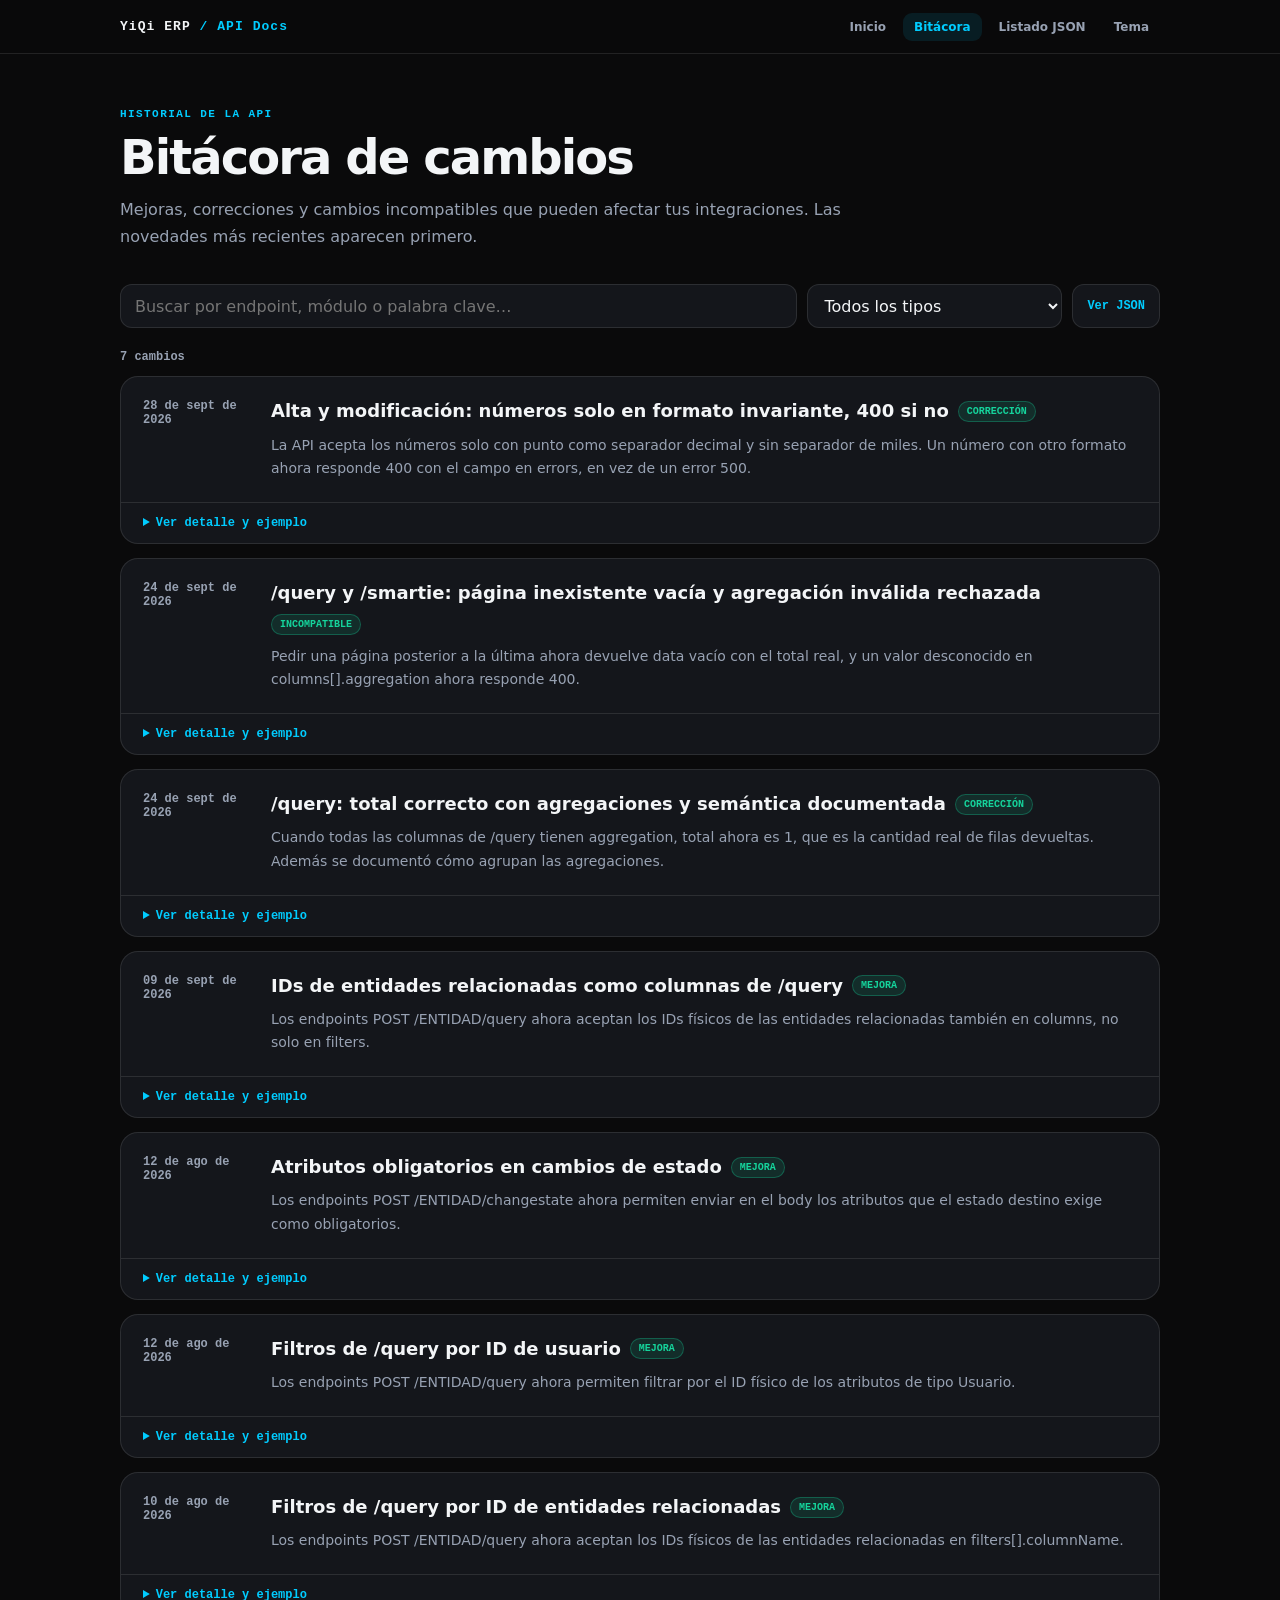
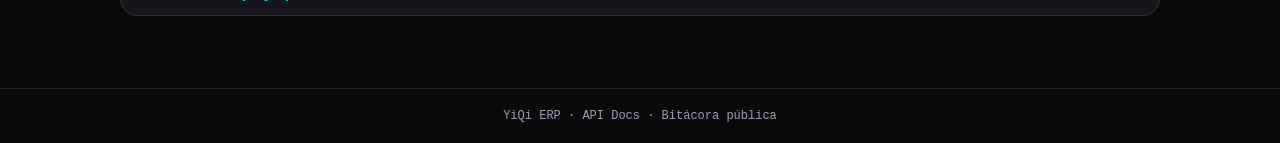
<file: bitacora.html>
<!DOCTYPE html>
<html lang="es" data-theme="dark">
<head>
  <meta charset="UTF-8"/>
  <meta name="viewport" content="width=device-width, initial-scale=1.0"/>
  <title>Bitácora de cambios | YiQi ERP API</title>
  <meta name="description" content="Historial consultable de mejoras, correcciones y cambios incompatibles de la API de YiQi ERP."/>
  <meta name="robots" content="index,follow"/>
  <link rel="canonical" href="https://apidoc.yiqi.com.ar/bitacora.html"/>
  <style>
    :root{--bg:#0a0a0b;--panel:#14161b;--soft:#181b21;--line:rgba(255,255,255,.1);--text:#f3f5f7;--muted:#98a2b3;--cyan:#00ccff;--cyan-soft:rgba(0,204,255,.1);--green:#15d49c;--mono:ui-monospace,SFMono-Regular,Menlo,Monaco,Consolas,"Liberation Mono",monospace;--sans:Inter,ui-sans-serif,system-ui,-apple-system,BlinkMacSystemFont,"Segoe UI",sans-serif}
    html[data-theme="light"]{--bg:#eeece7;--panel:#fff;--soft:#ece9e2;--line:rgba(0,0,0,.1);--text:#17191c;--muted:#586170;--cyan:#008eb3;--cyan-soft:rgba(0,159,199,.1);--green:#087a57}
    *{box-sizing:border-box}html{scroll-behavior:smooth}body{margin:0;background:var(--bg);color:var(--text);font-family:var(--sans)}a{color:inherit}.topbar{position:sticky;top:0;z-index:10;display:flex;align-items:center;justify-content:space-between;min-height:54px;padding:8px max(20px,calc((100% - 1040px)/2));background:color-mix(in srgb,var(--bg) 92%,transparent);border-bottom:1px solid var(--line);backdrop-filter:blur(12px)}.brand{font:800 13px var(--mono);letter-spacing:.08em;text-decoration:none}.brand span{color:var(--cyan)}.nav{display:flex;gap:6px;align-items:center}.nav a,.theme{padding:7px 11px;border-radius:9px;border:0;background:none;color:var(--muted);text-decoration:none;font:600 12px var(--sans);cursor:pointer}.nav a:hover,.theme:hover{background:var(--soft);color:var(--text)}.nav .active{color:var(--cyan);background:var(--cyan-soft)}main{width:min(1040px,calc(100% - 40px));margin:0 auto;padding:54px 0 72px}.eyebrow{color:var(--cyan);font:700 11px var(--mono);letter-spacing:.13em;text-transform:uppercase}.intro{max-width:760px;margin-bottom:34px}.intro h1{font-size:clamp(30px,5vw,48px);letter-spacing:-.04em;line-height:1.08;margin:12px 0}.intro p{color:var(--muted);line-height:1.7;margin:0}.tools{display:grid;grid-template-columns:minmax(220px,1fr) auto auto;gap:10px;margin:28px 0 22px}.search,.select,.json-link{min-height:44px;border:1px solid var(--line);border-radius:12px;background:var(--panel);color:var(--text);font:inherit}.search{padding:0 14px}.select{padding:0 34px 0 12px}.json-link{display:flex;align-items:center;padding:0 14px;color:var(--cyan);text-decoration:none;font:700 12px var(--mono)}.search:focus,.select:focus{outline:2px solid var(--cyan);outline-offset:1px}.results{color:var(--muted);font:600 12px var(--mono);margin-bottom:12px}.timeline{display:grid;gap:14px}.entry{scroll-margin-top:72px;border:1px solid var(--line);border-radius:18px;background:var(--panel);overflow:hidden}.entry-head{display:flex;gap:16px;align-items:flex-start;padding:22px}.entry-date{flex:0 0 112px;color:var(--muted);font:600 12px var(--mono)}.entry-main{min-width:0;flex:1}.entry-title-row{display:flex;align-items:center;gap:9px;flex-wrap:wrap}.entry h2{font-size:18px;line-height:1.35;margin:0}.badge{padding:4px 8px;border-radius:999px;color:var(--green);background:color-mix(in srgb,var(--green) 12%,transparent);border:1px solid color-mix(in srgb,var(--green) 30%,transparent);font:700 10px var(--mono);text-transform:uppercase}.summary{color:var(--muted);font-size:14px;line-height:1.65;margin:10px 0 0}.entry details{border-top:1px solid var(--line)}.entry summary{cursor:pointer;padding:13px 22px;color:var(--cyan);font:700 12px var(--mono)}.entry-content{padding:2px 22px 24px;color:var(--muted);font-size:14px;line-height:1.7}.entry-content ul{padding-left:20px}.entry-content strong{color:var(--text)}code,pre{font-family:var(--mono)}code{color:var(--cyan)}pre{overflow:auto;padding:16px;border-radius:12px;background:var(--soft);border:1px solid var(--line);color:var(--text);font-size:12px}.scope{margin-top:16px;padding:12px;border-left:3px solid var(--cyan);background:var(--cyan-soft)}.empty{display:none;padding:32px;text-align:center;border:1px dashed var(--line);border-radius:18px;color:var(--muted)}footer{padding:20px;border-top:1px solid var(--line);color:var(--muted);text-align:center;font:12px var(--mono)}
    @media(max-width:700px){.topbar{padding:8px 16px}.nav a:not(.active){display:none}main{width:min(100% - 28px,1040px);padding-top:36px}.tools{grid-template-columns:1fr}.entry-head{display:block}.entry-date{margin-bottom:10px}.json-link{justify-content:center}}
  </style>
</head>
<body>
  <header class="topbar">
    <a class="brand" href="index.html">YiQi ERP <span>/ API Docs</span></a>
    <nav class="nav" aria-label="Navegación principal">
      <a href="index.html">Inicio</a>
      <a class="active" href="bitacora.html" aria-current="page">Bitácora</a>
      <a href="modules.json">Listado JSON</a>
      <button class="theme" id="themeToggle" type="button" aria-label="Cambiar tema">Tema</button>
    </nav>
  </header>
  <main>
    <section class="intro">
      <div class="eyebrow">Historial de la API</div>
      <h1>Bitácora de cambios</h1>
      <p>Mejoras, correcciones y cambios incompatibles que pueden afectar tus integraciones. Las novedades más recientes aparecen primero.</p>
    </section>
    <section class="tools" aria-label="Filtros de la bitácora">
      <input class="search" id="search" type="search" placeholder="Buscar por endpoint, módulo o palabra clave…" aria-label="Buscar cambios"/>
      <select class="select" id="typeFilter" aria-label="Filtrar por tipo">
        <option value="">Todos los tipos</option>
        <option value="mejora">Mejoras</option>
        <option value="corrección">Correcciones</option>
        <option value="incompatible">Cambios incompatibles</option>
      </select>
      <a class="json-link" href="cambios-api.json">Ver JSON</a>
    </section>
    <div class="results" id="results" aria-live="polite">Cargando cambios…</div>
    <section class="timeline" id="timeline" aria-label="Cambios de la API"></section>
    <div class="empty" id="empty">No hay cambios que coincidan con la búsqueda.</div>
    <noscript><p class="empty" style="display:block">Necesitás JavaScript habilitado para consultar la bitácora. También podés acceder al <a href="cambios-api.json">registro en JSON</a>.</p></noscript>
  </main>
  <footer>YiQi ERP · API Docs · Bitácora pública</footer>
  <script>
    const state = { entries: [] };
    const $ = selector => document.querySelector(selector);
    const escapeHtml = value => String(value).replace(/[&<>'"]/g, char => ({'&':'&amp;','<':'&lt;','>':'&gt;',"'":'&#39;','"':'&quot;'}[char]));
    const formatDate = value => new Intl.DateTimeFormat('es-AR',{day:'2-digit',month:'short',year:'numeric',timeZone:'UTC'}).format(new Date(value+'T00:00:00Z'));

    function render() {
      const query = $('#search').value.trim().toLocaleLowerCase('es');
      const type = $('#typeFilter').value;
      const entries = state.entries.filter(entry => {
        const haystack = JSON.stringify(entry).toLocaleLowerCase('es');
        return (!query || haystack.includes(query)) && (!type || entry.type === type);
      });
      $('#results').textContent = `${entries.length} ${entries.length === 1 ? 'cambio' : 'cambios'}`;
      $('#empty').style.display = entries.length ? 'none' : 'block';
      $('#timeline').innerHTML = entries.map(entry => {
        const details = entry.details.map(item => `<li>${escapeHtml(item)}</li>`).join('');
        const modules = entry.scope.modules.map(escapeHtml).join(', ');
        return `<article class="entry" id="${escapeHtml(entry.id)}">
          <div class="entry-head">
            <time class="entry-date" datetime="${escapeHtml(entry.date)}">${formatDate(entry.date)}</time>
            <div class="entry-main">
              <div class="entry-title-row"><h2>${escapeHtml(entry.title)}</h2><span class="badge">${escapeHtml(entry.type)}</span></div>
              <p class="summary">${escapeHtml(entry.summary)}</p>
            </div>
          </div>
          <details ${location.hash === '#'+entry.id ? 'open' : ''}>
            <summary>Ver detalle y ejemplo</summary>
            <div class="entry-content">
              <ul>${details}</ul>
              <div class="scope"><strong>Alcance:</strong> ${entry.scope.endpoints.map(escapeHtml).join(', ')}<br/><strong>Módulos:</strong> ${modules}</div>
              <pre><code>${escapeHtml(JSON.stringify(entry.example,null,2))}</code></pre>
            </div>
          </details>
        </article>`;
      }).join('');
    }

    fetch('cambios-api.json')
      .then(response => { if (!response.ok) throw new Error('No se pudo cargar'); return response.json(); })
      .then(data => { state.entries = data.entries.sort((a,b) => b.date.localeCompare(a.date)); render(); })
      .catch(() => { $('#results').textContent = 'No se pudo cargar la bitácora.'; });
    $('#search').addEventListener('input', render);
    $('#typeFilter').addEventListener('change', render);
    $('#themeToggle').addEventListener('click', () => {
      const next = document.documentElement.dataset.theme === 'dark' ? 'light' : 'dark';
      document.documentElement.dataset.theme = next;
      localStorage.setItem('yiqi-theme', next);
    });
    const savedTheme = localStorage.getItem('yiqi-theme');
    if (savedTheme) document.documentElement.dataset.theme = savedTheme;
  </script>
</body>
</html>
</file>
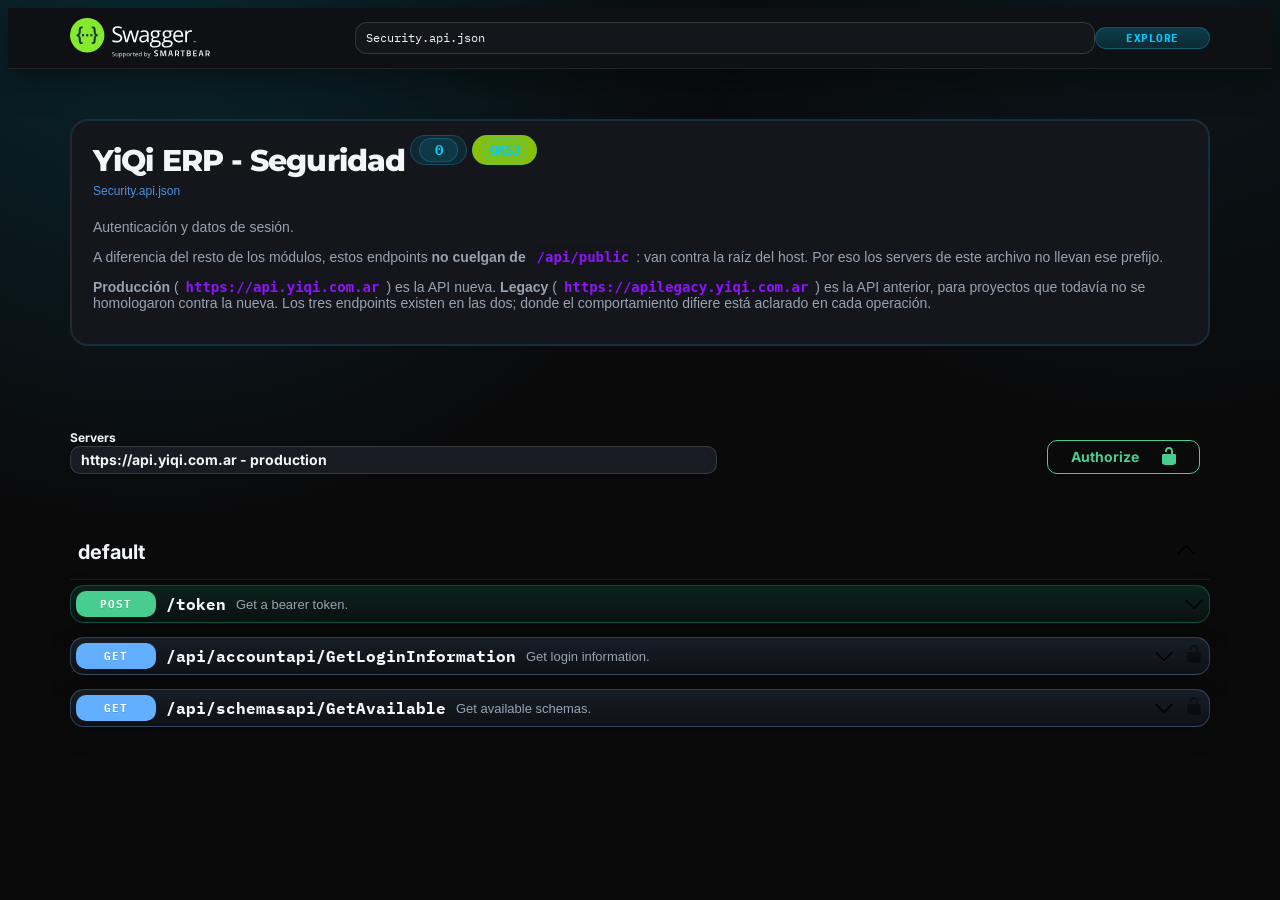
<file: view.html>
<!DOCTYPE html>
<html lang="es" data-theme="dark">
  <head>
    <meta charset="UTF-8">
    <meta name="viewport" content="width=device-width, initial-scale=1" />
    <title>YiQi API Viewer</title>
    <meta name="description" content="Visualizador Swagger para módulos API de YiQi ERP." />
    <link rel="preconnect" href="https://fonts.googleapis.com">
    <link rel="preconnect" href="https://fonts.gstatic.com" crossorigin>
    <link href="https://fonts.googleapis.com/css2?family=Inter:wght@300;400;500;600;700&family=IBM+Plex+Mono:wght@400;500;600&family=Montserrat:wght@700;800&display=swap" rel="stylesheet">
    <link rel="stylesheet" type="text/css" href="./swagger-ui.css" />
    <link rel="stylesheet" type="text/css" href="./swagger-theme.css" />
  </head>

  <body>
    <div id="swagger-ui"></div>
    <script src="./swagger-ui-bundle.js" charset="UTF-8"></script>
    <script src="./swagger-ui-standalone-preset.js" charset="UTF-8"></script>
    <script src="./swagger-initializer.js" charset="UTF-8"></script>
  </body>
</html>
</file>
<file: swagger-theme.css>
:root {
  --bg: #0a0a0b;
  --bg-elev: #0f1013;
  --bg-elev-2: #14161b;
  --bg-soft: #181b21;
  --line: rgba(255, 255, 255, 0.08);
  --line-strong: rgba(255, 255, 255, 0.14);
  --text: #f3f5f7;
  --muted: #98a2b3;
  --muted-2: #8b95a5;
  --cyan: #00ccff;
  --cyan-soft: rgba(0, 204, 255, 0.1);
  --cyan-soft-2: rgba(0, 204, 255, 0.16);
  --green: #15d49c;
  --amber: #ffb020;
  --red: #ff637d;
  --blue: #7ab7ff;
  --purple: #a78bfa;
  --glow: 0 0 0 1px rgba(0, 204, 255, 0.14) inset;
  --radius-xs: 6px;
  --radius-sm: 10px;
  --radius: 14px;
  --radius-lg: 18px;
  --radius-xl: 24px;
  --radius-pill: 999px;
  --mono: "IBM Plex Mono", ui-monospace, SFMono-Regular, Menlo, Monaco, Consolas, "Liberation Mono", "Courier New", monospace;
  --sans: Inter, ui-sans-serif, system-ui, -apple-system, BlinkMacSystemFont, "Segoe UI", sans-serif;
}

html[data-theme="light"] {
  --bg: #eeece7;
  --bg-elev: #f6f4ef;
  --bg-elev-2: #ffffff;
  --bg-soft: #ece9e2;
  --line: rgba(0, 0, 0, 0.08);
  --line-strong: rgba(0, 0, 0, 0.13);
  --text: #17191c;
  --muted: #586170;
  --muted-2: #6f7785;
  --cyan: #009fc7;
  --cyan-soft: rgba(0, 159, 199, 0.10);
  --cyan-soft-2: rgba(0, 159, 199, 0.14);
  --green: #0c9b6d;
  --amber: #c78000;
  --red: #d4485e;
  --blue: #347de6;
  --purple: #7c3aed;
  --glow: 0 0 0 1px rgba(0, 159, 199, 0.14) inset;
}

html,
body {
  min-height: 100%;
}

body {
  background:
    radial-gradient(circle at 12% -8%, rgba(0, 204, 255, 0.16), transparent 40%),
    radial-gradient(circle at 90% -10%, rgba(0, 204, 255, 0.08), transparent 34%),
    var(--bg);
  color: var(--text);
  font-family: var(--sans);
}

.swagger-ui {
  color: var(--text);
  font-family: var(--sans);
}

.swagger-ui .topbar {
  background: var(--bg-elev);
  border-bottom: 1px solid var(--line);
  box-shadow: 0 14px 30px rgba(0, 0, 0, 0.35);
}

.swagger-ui .topbar .download-url-wrapper {
  align-items: center;
}

.swagger-ui .topbar .download-url-wrapper .select-label,
.swagger-ui .topbar .download-url-wrapper input[type=text] {
  color: var(--muted);
  font-family: var(--mono);
  font-size: 12px;
}

.swagger-ui .topbar .download-url-wrapper input[type=text] {
  border: 1px solid var(--line-strong);
  border-radius: 12px;
  background: var(--bg-elev-2);
  color: var(--text);
}

.swagger-ui .topbar .download-url-wrapper .download-url-button {
  border: 1px solid rgba(0, 204, 255, 0.24);
  border-radius: 12px;
  background: linear-gradient(180deg, rgba(0, 204, 255, 0.24) 0%, rgba(0, 204, 255, 0.14) 100%);
  color: var(--cyan);
  font-family: var(--mono);
  font-size: 11px;
  letter-spacing: 0.05em;
  text-transform: uppercase;
}

.swagger-ui .topbar .download-url-wrapper .download-url-button:hover {
  background: linear-gradient(180deg, rgba(0, 204, 255, 0.34) 0%, rgba(0, 204, 255, 0.2) 100%);
}

.swagger-ui .scheme-container {
  background: transparent;
  box-shadow: none;
}

.swagger-ui .wrapper {
  max-width: min(1180px, 95vw);
}

.swagger-ui .information-container.wrapper {
  margin-top: 24px;
}

.swagger-ui .info {
  border: 1px solid var(--line);
  border-radius: var(--radius-lg);
  background: var(--bg-elev-2);
  padding: 20px 22px;
  box-shadow: var(--glow);
}

.swagger-ui .info .title {
  color: var(--text);
  font-family: Montserrat, var(--sans);
  font-size: 30px;
  font-weight: 800;
  letter-spacing: -0.03em;
}

.swagger-ui .info .title small,
.swagger-ui .info .title small pre {
  background: var(--cyan-soft);
  color: var(--cyan);
  border-radius: 999px;
  border: 1px solid rgba(0, 204, 255, 0.24);
  padding: 2px 8px;
  font-family: var(--mono);
}

.swagger-ui .info p,
.swagger-ui .info li,
.swagger-ui .opblock-description-wrapper p,
.swagger-ui .opblock-external-docs-wrapper p,
.swagger-ui .response-col_description__inner p,
.swagger-ui .response-col_links {
  color: var(--muted);
}

.swagger-ui .opblock-tag {
  border-bottom: 1px solid var(--line);
  color: var(--text);
  font-family: var(--sans);
  font-size: 20px;
  font-weight: 700;
  padding: 14px 8px;
}

.swagger-ui .opblock {
  border: 1px solid var(--line);
  border-radius: var(--radius);
  box-shadow: 0 8px 24px rgba(0, 0, 0, 0.18);
  margin: 0 0 14px;
  overflow: hidden;
}

.swagger-ui .opblock .opblock-summary {
  border-radius: 0;
}

.swagger-ui .opblock .opblock-summary-method {
  border-radius: 10px;
  font-family: var(--mono);
  font-size: 11px;
  letter-spacing: 0.09em;
}

.swagger-ui .opblock .opblock-summary-path,
.swagger-ui .opblock .opblock-summary-path__deprecated,
.swagger-ui .parameters-col_name,
.swagger-ui .parameter__name,
.swagger-ui .response-col_status {
  color: var(--text);
  font-family: var(--mono);
  font-weight: 700;
}

.swagger-ui .opblock .opblock-summary-description {
  color: var(--muted);
}

.swagger-ui .opblock .opblock-section-header {
  background: rgba(255, 255, 255, 0.02);
  border-top: 1px solid var(--line);
}

.swagger-ui .opblock.opblock-get {
  border-color: rgba(122, 183, 255, 0.28);
  background: linear-gradient(180deg, rgba(122, 183, 255, 0.12), rgba(122, 183, 255, 0.04));
}

.swagger-ui .opblock.opblock-post {
  border-color: rgba(21, 212, 156, 0.28);
  background: linear-gradient(180deg, rgba(21, 212, 156, 0.12), rgba(21, 212, 156, 0.04));
}

.swagger-ui .opblock.opblock-put,
.swagger-ui .opblock.opblock-patch {
  border-color: rgba(255, 176, 32, 0.3);
  background: linear-gradient(180deg, rgba(255, 176, 32, 0.14), rgba(255, 176, 32, 0.04));
}

.swagger-ui .opblock.opblock-delete {
  border-color: rgba(255, 99, 125, 0.3);
  background: linear-gradient(180deg, rgba(255, 99, 125, 0.13), rgba(255, 99, 125, 0.04));
}

.swagger-ui table thead tr th,
.swagger-ui table tbody tr td,
.swagger-ui .responses-table .response {
  border-color: var(--line);
}

.swagger-ui table thead tr th {
  background: var(--bg-soft);
  color: var(--muted);
  font-family: var(--mono);
  font-size: 11px;
  letter-spacing: 0.07em;
  text-transform: uppercase;
}

.swagger-ui .btn,
.swagger-ui button,
.swagger-ui select,
.swagger-ui input[type=text],
.swagger-ui input[type=password],
.swagger-ui input[type=search],
.swagger-ui input[type=email],
.swagger-ui textarea {
  border-radius: 10px;
  font-family: var(--sans);
}

.swagger-ui input[type=text],
.swagger-ui input[type=password],
.swagger-ui input[type=search],
.swagger-ui input[type=email],
.swagger-ui textarea,
.swagger-ui select {
  border: 1px solid var(--line-strong);
  background: var(--bg-soft);
  color: var(--text);
}

.swagger-ui input:focus,
.swagger-ui textarea:focus,
.swagger-ui select:focus {
  border-color: rgba(0, 204, 255, 0.36);
  box-shadow: var(--glow);
}

.swagger-ui .btn {
  border: 1px solid var(--line-strong);
  color: var(--text);
  background: var(--bg-soft);
}

.swagger-ui .btn.execute {
  border-color: rgba(0, 204, 255, 0.3);
  background: linear-gradient(180deg, rgba(0, 204, 255, 0.3), rgba(0, 204, 255, 0.17));
  color: var(--cyan);
}

.swagger-ui .btn.execute:hover {
  background: linear-gradient(180deg, rgba(0, 204, 255, 0.42), rgba(0, 204, 255, 0.23));
}

.swagger-ui .model-box,
.swagger-ui .highlight-code,
.swagger-ui .microlight,
.swagger-ui pre,
.swagger-ui .highlight-code > .microlight {
  border-radius: 10px;
}

.swagger-ui .microlight,
.swagger-ui .highlight-code pre,
.swagger-ui .model-box pre,
.swagger-ui .code,
.swagger-ui code {
  font-family: var(--mono);
}

.swagger-ui .model,
.swagger-ui .model-title,
.swagger-ui .property,
.swagger-ui .prop-type {
  color: var(--text);
}

/* ── Opblock body ────────────────────────────────────── */
.swagger-ui .opblock-body {
  background: var(--bg-elev-2);
}

.swagger-ui .opblock-body pre.microlight,
.swagger-ui .highlight-code > .microlight {
  background: var(--bg-soft);
  color: var(--text);
  padding: 14px 16px;
  border-radius: var(--radius-sm);
}

/* ── Code / JSON highlight ───────────────────────────── */
.swagger-ui .highlight-code {
  background: var(--bg-soft);
  border: 1px solid var(--line);
}

.swagger-ui .model-box {
  background: var(--bg-soft);
  border: 1px solid var(--line);
}

/* ── Schemas (Models) section ────────────────────────── */
.swagger-ui section.models {
  border: 1px solid var(--line);
  border-radius: var(--radius-lg);
  background: var(--bg-elev-2);
}

.swagger-ui section.models h4 {
  color: var(--text);
  font-family: var(--sans);
  font-weight: 700;
  border-bottom: 1px solid var(--line);
}

.swagger-ui section.models .model-container {
  background: var(--bg-elev);
  border: 1px solid var(--line);
  border-radius: var(--radius);
  margin: 8px 0;
}

/* ── Parameter type / format labels ─────────────────── */
.swagger-ui .parameter__type,
.swagger-ui .prop-format,
.swagger-ui .prop-name {
  color: var(--muted);
  font-family: var(--mono);
  font-size: 12px;
}

/* ── Labels ──────────────────────────────────────────── */
.swagger-ui label {
  color: var(--muted);
  font-family: var(--sans);
  font-size: 13px;
}

/* ── Tabs (Example Value / Schema) ───────────────────── */
.swagger-ui .tab {
  border-bottom: 1px solid var(--line);
}

.swagger-ui .tab li,
.swagger-ui .tab li button {
  color: var(--muted);
  font-family: var(--sans);
  font-size: 13px;
  background: transparent;
}

.swagger-ui .tab li.tabitem.active button,
.swagger-ui .tab li button:hover {
  color: var(--cyan);
  border-bottom: 2px solid var(--cyan);
}

/* ── Response body ───────────────────────────────────── */
.swagger-ui .responses-inner {
  background: var(--bg-elev-2);
}

.swagger-ui .responses-inner h4,
.swagger-ui .responses-inner h5 {
  color: var(--text);
}

.swagger-ui .curl-command {
  background: var(--bg-soft);
  border: 1px solid var(--line);
  border-radius: var(--radius-sm);
  color: var(--text);
  font-family: var(--mono);
  font-size: 12px;
}

/* ── Auth / Authorize modal ──────────────────────────── */
.swagger-ui .dialog-ux .modal-ux,
.swagger-ui .auth-container {
  background: var(--bg-elev-2);
  border: 1px solid var(--line);
  border-radius: var(--radius-xl);
  color: var(--text);
}

.swagger-ui .dialog-ux .modal-ux-header {
  background: var(--bg-elev);
  border-bottom: 1px solid var(--line);
  border-radius: var(--radius-xl) var(--radius-xl) 0 0;
}

.swagger-ui .dialog-ux .modal-ux-header h3 {
  color: var(--text);
}

/* ── Authorize button ────────────────────────────────── */
.swagger-ui .auth-btn-wrapper .authorize {
  border-color: rgba(0, 204, 255, 0.3);
  background: linear-gradient(180deg, rgba(0, 204, 255, 0.22), rgba(0, 204, 255, 0.12));
  color: var(--cyan);
}

/* ── Server selector ─────────────────────────────────── */
.swagger-ui .servers > label {
  color: var(--muted);
}

.swagger-ui .servers > label select {
  border: 1px solid var(--line-strong);
  background: var(--bg-soft);
  color: var(--text);
  border-radius: var(--radius-sm);
}

/* ── Response status code ────────────────────────────── */
.swagger-ui .response-col_status {
  color: var(--text);
  font-family: var(--mono);
  font-weight: 700;
}

/* ── Live response url ───────────────────────────────── */
.swagger-ui .request-url pre {
  background: var(--bg-soft);
  border: 1px solid var(--line);
  border-radius: var(--radius-sm);
  color: var(--muted);
  font-family: var(--mono);
  font-size: 12px;
  padding: 10px 14px;
}

/* ── Loading container ───────────────────────────────── */
.swagger-ui .loading-container {
  background: var(--bg);
}

/* ── Errors wrapper ──────────────────────────────────── */
.swagger-ui .errors-wrapper {
  background: rgba(255, 99, 125, 0.1);
  border: 1px solid rgba(255, 99, 125, 0.3);
  border-radius: var(--radius);
  color: var(--red);
}

@media (max-width: 920px) {
  .swagger-ui .wrapper {
    padding: 0 10px;
  }

  .swagger-ui .info {
    padding: 16px;
  }

  .swagger-ui .info .title {
    font-size: 24px;
  }

  .swagger-ui .opblock-tag {
    font-size: 18px;
  }
}
</file>
<file: swagger-ui.css>
.swagger-ui{color:#3b4151;
  /*! normalize.css v7.0.0 | MIT License | github.com/necolas/normalize.css */font-family:sans-serif}.swagger-ui html{-ms-text-size-adjust:100%;-webkit-text-size-adjust:100%;line-height:1.15}.swagger-ui body{margin:0}.swagger-ui article,.swagger-ui aside,.swagger-ui footer,.swagger-ui header,.swagger-ui nav,.swagger-ui section{display:block}.swagger-ui h1{font-size:2em;margin:.67em 0}.swagger-ui figcaption,.swagger-ui figure,.swagger-ui main{display:block}.swagger-ui figure{margin:1em 40px}.swagger-ui hr{box-sizing:content-box;height:0;overflow:visible}.swagger-ui pre{font-family:monospace,monospace;font-size:1em}.swagger-ui a{-webkit-text-decoration-skip:objects;background-color:transparent}.swagger-ui abbr[title]{border-bottom:none;text-decoration:underline;-webkit-text-decoration:underline dotted;text-decoration:underline dotted}.swagger-ui b,.swagger-ui strong{font-weight:inherit;font-weight:bolder}.swagger-ui code,.swagger-ui kbd,.swagger-ui samp{font-family:monospace,monospace;font-size:1em}.swagger-ui dfn{font-style:italic}.swagger-ui mark{background-color:#ff0;color:#000}.swagger-ui small{font-size:80%}.swagger-ui sub,.swagger-ui sup{font-size:75%;line-height:0;position:relative;vertical-align:baseline}.swagger-ui sub{bottom:-.25em}.swagger-ui sup{top:-.5em}.swagger-ui audio,.swagger-ui video{display:inline-block}.swagger-ui audio:not([controls]){display:none;height:0}.swagger-ui img{border-style:none}.swagger-ui svg:not(:root){overflow:hidden}.swagger-ui button,.swagger-ui input,.swagger-ui optgroup,.swagger-ui select,.swagger-ui textarea{font-family:sans-serif;font-size:100%;line-height:1.15;margin:0}.swagger-ui button,.swagger-ui input{overflow:visible}.swagger-ui button,.swagger-ui select{text-transform:none}.swagger-ui [type=reset],.swagger-ui [type=submit],.swagger-ui button,.swagger-ui html [type=button]{-webkit-appearance:button}.swagger-ui [type=button]::-moz-focus-inner,.swagger-ui [type=reset]::-moz-focus-inner,.swagger-ui [type=submit]::-moz-focus-inner,.swagger-ui button::-moz-focus-inner{border-style:none;padding:0}.swagger-ui [type=button]:-moz-focusring,.swagger-ui [type=reset]:-moz-focusring,.swagger-ui [type=submit]:-moz-focusring,.swagger-ui button:-moz-focusring{outline:1px dotted ButtonText}.swagger-ui fieldset{padding:.35em .75em .625em}.swagger-ui legend{box-sizing:border-box;color:inherit;display:table;max-width:100%;padding:0;white-space:normal}.swagger-ui progress{display:inline-block;vertical-align:baseline}.swagger-ui textarea{overflow:auto}.swagger-ui [type=checkbox],.swagger-ui [type=radio]{box-sizing:border-box;padding:0}.swagger-ui [type=number]::-webkit-inner-spin-button,.swagger-ui [type=number]::-webkit-outer-spin-button{height:auto}.swagger-ui [type=search]{-webkit-appearance:textfield;outline-offset:-2px}.swagger-ui [type=search]::-webkit-search-cancel-button,.swagger-ui [type=search]::-webkit-search-decoration{-webkit-appearance:none}.swagger-ui ::-webkit-file-upload-button{-webkit-appearance:button;font:inherit}.swagger-ui details,.swagger-ui menu{display:block}.swagger-ui summary{display:list-item}.swagger-ui canvas{display:inline-block}.swagger-ui [hidden],.swagger-ui template{display:none}.swagger-ui .debug *{outline:1px solid gold}.swagger-ui .debug-white *{outline:1px solid #fff}.swagger-ui .debug-black *{outline:1px solid #000}.swagger-ui .debug-grid{background:transparent url([data-uri]) repeat 0 0}.swagger-ui .debug-grid-16{background:transparent url([data-uri]) repeat 0 0}.swagger-ui .debug-grid-8-solid{background:#fff url([data-uri]) repeat 0 0}.swagger-ui .debug-grid-16-solid{background:#fff url([data-uri]) repeat 0 0}.swagger-ui .border-box,.swagger-ui a,.swagger-ui article,.swagger-ui body,.swagger-ui code,.swagger-ui dd,.swagger-ui div,.swagger-ui dl,.swagger-ui dt,.swagger-ui fieldset,.swagger-ui footer,.swagger-ui form,.swagger-ui h1,.swagger-ui h2,.swagger-ui h3,.swagger-ui h4,.swagger-ui h5,.swagger-ui h6,.swagger-ui header,.swagger-ui html,.swagger-ui input[type=email],.swagger-ui input[type=number],.swagger-ui input[type=password],.swagger-ui input[type=tel],.swagger-ui input[type=text],.swagger-ui input[type=url],.swagger-ui legend,.swagger-ui li,.swagger-ui main,.swagger-ui ol,.swagger-ui p,.swagger-ui pre,.swagger-ui section,.swagger-ui table,.swagger-ui td,.swagger-ui textarea,.swagger-ui th,.swagger-ui tr,.swagger-ui ul{box-sizing:border-box}.swagger-ui .aspect-ratio{height:0;position:relative}.swagger-ui .aspect-ratio--16x9{padding-bottom:56.25%}.swagger-ui .aspect-ratio--9x16{padding-bottom:177.77%}.swagger-ui .aspect-ratio--4x3{padding-bottom:75%}.swagger-ui .aspect-ratio--3x4{padding-bottom:133.33%}.swagger-ui .aspect-ratio--6x4{padding-bottom:66.6%}.swagger-ui .aspect-ratio--4x6{padding-bottom:150%}.swagger-ui .aspect-ratio--8x5{padding-bottom:62.5%}.swagger-ui .aspect-ratio--5x8{padding-bottom:160%}.swagger-ui .aspect-ratio--7x5{padding-bottom:71.42%}.swagger-ui .aspect-ratio--5x7{padding-bottom:140%}.swagger-ui .aspect-ratio--1x1{padding-bottom:100%}.swagger-ui .aspect-ratio--object{bottom:0;height:100%;left:0;position:absolute;right:0;top:0;width:100%;z-index:100}@media screen and (min-width:30em){.swagger-ui .aspect-ratio-ns{height:0;position:relative}.swagger-ui .aspect-ratio--16x9-ns{padding-bottom:56.25%}.swagger-ui .aspect-ratio--9x16-ns{padding-bottom:177.77%}.swagger-ui .aspect-ratio--4x3-ns{padding-bottom:75%}.swagger-ui .aspect-ratio--3x4-ns{padding-bottom:133.33%}.swagger-ui .aspect-ratio--6x4-ns{padding-bottom:66.6%}.swagger-ui .aspect-ratio--4x6-ns{padding-bottom:150%}.swagger-ui .aspect-ratio--8x5-ns{padding-bottom:62.5%}.swagger-ui .aspect-ratio--5x8-ns{padding-bottom:160%}.swagger-ui .aspect-ratio--7x5-ns{padding-bottom:71.42%}.swagger-ui .aspect-ratio--5x7-ns{padding-bottom:140%}.swagger-ui .aspect-ratio--1x1-ns{padding-bottom:100%}.swagger-ui .aspect-ratio--object-ns{bottom:0;height:100%;left:0;position:absolute;right:0;top:0;width:100%;z-index:100}}@media screen and (min-width:30em) and (max-width:60em){.swagger-ui .aspect-ratio-m{height:0;position:relative}.swagger-ui .aspect-ratio--16x9-m{padding-bottom:56.25%}.swagger-ui .aspect-ratio--9x16-m{padding-bottom:177.77%}.swagger-ui .aspect-ratio--4x3-m{padding-bottom:75%}.swagger-ui .aspect-ratio--3x4-m{padding-bottom:133.33%}.swagger-ui .aspect-ratio--6x4-m{padding-bottom:66.6%}.swagger-ui .aspect-ratio--4x6-m{padding-bottom:150%}.swagger-ui .aspect-ratio--8x5-m{padding-bottom:62.5%}.swagger-ui .aspect-ratio--5x8-m{padding-bottom:160%}.swagger-ui .aspect-ratio--7x5-m{padding-bottom:71.42%}.swagger-ui .aspect-ratio--5x7-m{padding-bottom:140%}.swagger-ui .aspect-ratio--1x1-m{padding-bottom:100%}.swagger-ui .aspect-ratio--object-m{bottom:0;height:100%;left:0;position:absolute;right:0;top:0;width:100%;z-index:100}}@media screen and (min-width:60em){.swagger-ui .aspect-ratio-l{height:0;position:relative}.swagger-ui .aspect-ratio--16x9-l{padding-bottom:56.25%}.swagger-ui .aspect-ratio--9x16-l{padding-bottom:177.77%}.swagger-ui .aspect-ratio--4x3-l{padding-bottom:75%}.swagger-ui .aspect-ratio--3x4-l{padding-bottom:133.33%}.swagger-ui .aspect-ratio--6x4-l{padding-bottom:66.6%}.swagger-ui .aspect-ratio--4x6-l{padding-bottom:150%}.swagger-ui .aspect-ratio--8x5-l{padding-bottom:62.5%}.swagger-ui .aspect-ratio--5x8-l{padding-bottom:160%}.swagger-ui .aspect-ratio--7x5-l{padding-bottom:71.42%}.swagger-ui .aspect-ratio--5x7-l{padding-bottom:140%}.swagger-ui .aspect-ratio--1x1-l{padding-bottom:100%}.swagger-ui .aspect-ratio--object-l{bottom:0;height:100%;left:0;position:absolute;right:0;top:0;width:100%;z-index:100}}.swagger-ui img{max-width:100%}.swagger-ui .cover{background-size:cover!important}.swagger-ui .contain{background-size:contain!important}@media screen and (min-width:30em){.swagger-ui .cover-ns{background-size:cover!important}.swagger-ui .contain-ns{background-size:contain!important}}@media screen and (min-width:30em) and (max-width:60em){.swagger-ui .cover-m{background-size:cover!important}.swagger-ui .contain-m{background-size:contain!important}}@media screen and (min-width:60em){.swagger-ui .cover-l{background-size:cover!important}.swagger-ui .contain-l{background-size:contain!important}}.swagger-ui .bg-center{background-position:50%;background-repeat:no-repeat}.swagger-ui .bg-top{background-position:top;background-repeat:no-repeat}.swagger-ui .bg-right{background-position:100%;background-repeat:no-repeat}.swagger-ui .bg-bottom{background-position:bottom;background-repeat:no-repeat}.swagger-ui .bg-left{background-position:0;background-repeat:no-repeat}@media screen and (min-width:30em){.swagger-ui .bg-center-ns{background-position:50%;background-repeat:no-repeat}.swagger-ui .bg-top-ns{background-position:top;background-repeat:no-repeat}.swagger-ui .bg-right-ns{background-position:100%;background-repeat:no-repeat}.swagger-ui .bg-bottom-ns{background-position:bottom;background-repeat:no-repeat}.swagger-ui .bg-left-ns{background-position:0;background-repeat:no-repeat}}@media screen and (min-width:30em) and (max-width:60em){.swagger-ui .bg-center-m{background-position:50%;background-repeat:no-repeat}.swagger-ui .bg-top-m{background-position:top;background-repeat:no-repeat}.swagger-ui .bg-right-m{background-position:100%;background-repeat:no-repeat}.swagger-ui .bg-bottom-m{background-position:bottom;background-repeat:no-repeat}.swagger-ui .bg-left-m{background-position:0;background-repeat:no-repeat}}@media screen and (min-width:60em){.swagger-ui .bg-center-l{background-position:50%;background-repeat:no-repeat}.swagger-ui .bg-top-l{background-position:top;background-repeat:no-repeat}.swagger-ui .bg-right-l{background-position:100%;background-repeat:no-repeat}.swagger-ui .bg-bottom-l{background-position:bottom;background-repeat:no-repeat}.swagger-ui .bg-left-l{background-position:0;background-repeat:no-repeat}}.swagger-ui .outline{outline:1px solid}.swagger-ui .outline-transparent{outline:1px solid transparent}.swagger-ui .outline-0{outline:0}@media screen and (min-width:30em){.swagger-ui .outline-ns{outline:1px solid}.swagger-ui .outline-transparent-ns{outline:1px solid transparent}.swagger-ui .outline-0-ns{outline:0}}@media screen and (min-width:30em) and (max-width:60em){.swagger-ui .outline-m{outline:1px solid}.swagger-ui .outline-transparent-m{outline:1px solid transparent}.swagger-ui .outline-0-m{outline:0}}@media screen and (min-width:60em){.swagger-ui .outline-l{outline:1px solid}.swagger-ui .outline-transparent-l{outline:1px solid transparent}.swagger-ui .outline-0-l{outline:0}}.swagger-ui .ba{border-style:solid;border-width:1px}.swagger-ui .bt{border-top-style:solid;border-top-width:1px}.swagger-ui .br{border-right-style:solid;border-right-width:1px}.swagger-ui .bb{border-bottom-style:solid;border-bottom-width:1px}.swagger-ui .bl{border-left-style:solid;border-left-width:1px}.swagger-ui .bn{border-style:none;border-width:0}@media screen and (min-width:30em){.swagger-ui .ba-ns{border-style:solid;border-width:1px}.swagger-ui .bt-ns{border-top-style:solid;border-top-width:1px}.swagger-ui .br-ns{border-right-style:solid;border-right-width:1px}.swagger-ui .bb-ns{border-bottom-style:solid;border-bottom-width:1px}.swagger-ui .bl-ns{border-left-style:solid;border-left-width:1px}.swagger-ui .bn-ns{border-style:none;border-width:0}}@media screen and (min-width:30em) and (max-width:60em){.swagger-ui .ba-m{border-style:solid;border-width:1px}.swagger-ui .bt-m{border-top-style:solid;border-top-width:1px}.swagger-ui .br-m{border-right-style:solid;border-right-width:1px}.swagger-ui .bb-m{border-bottom-style:solid;border-bottom-width:1px}.swagger-ui .bl-m{border-left-style:solid;border-left-width:1px}.swagger-ui .bn-m{border-style:none;border-width:0}}@media screen and (min-width:60em){.swagger-ui .ba-l{border-style:solid;border-width:1px}.swagger-ui .bt-l{border-top-style:solid;border-top-width:1px}.swagger-ui .br-l{border-right-style:solid;border-right-width:1px}.swagger-ui .bb-l{border-bottom-style:solid;border-bottom-width:1px}.swagger-ui .bl-l{border-left-style:solid;border-left-width:1px}.swagger-ui .bn-l{border-style:none;border-width:0}}.swagger-ui .b--black{border-color:#000}.swagger-ui .b--near-black{border-color:#111}.swagger-ui .b--dark-gray{border-color:#333}.swagger-ui .b--mid-gray{border-color:#555}.swagger-ui .b--gray{border-color:#777}.swagger-ui .b--silver{border-color:#999}.swagger-ui .b--light-silver{border-color:#aaa}.swagger-ui .b--moon-gray{border-color:#ccc}.swagger-ui .b--light-gray{border-color:#eee}.swagger-ui .b--near-white{border-color:#f4f4f4}.swagger-ui .b--white{border-color:#fff}.swagger-ui .b--white-90{border-color:hsla(0,0%,100%,.9)}.swagger-ui .b--white-80{border-color:hsla(0,0%,100%,.8)}.swagger-ui .b--white-70{border-color:hsla(0,0%,100%,.7)}.swagger-ui .b--white-60{border-color:hsla(0,0%,100%,.6)}.swagger-ui .b--white-50{border-color:hsla(0,0%,100%,.5)}.swagger-ui .b--white-40{border-color:hsla(0,0%,100%,.4)}.swagger-ui .b--white-30{border-color:hsla(0,0%,100%,.3)}.swagger-ui .b--white-20{border-color:hsla(0,0%,100%,.2)}.swagger-ui .b--white-10{border-color:hsla(0,0%,100%,.1)}.swagger-ui .b--white-05{border-color:hsla(0,0%,100%,.05)}.swagger-ui .b--white-025{border-color:hsla(0,0%,100%,.025)}.swagger-ui .b--white-0125{border-color:hsla(0,0%,100%,.013)}.swagger-ui .b--black-90{border-color:rgba(0,0,0,.9)}.swagger-ui .b--black-80{border-color:rgba(0,0,0,.8)}.swagger-ui .b--black-70{border-color:rgba(0,0,0,.7)}.swagger-ui .b--black-60{border-color:rgba(0,0,0,.6)}.swagger-ui .b--black-50{border-color:rgba(0,0,0,.5)}.swagger-ui .b--black-40{border-color:rgba(0,0,0,.4)}.swagger-ui .b--black-30{border-color:rgba(0,0,0,.3)}.swagger-ui .b--black-20{border-color:rgba(0,0,0,.2)}.swagger-ui .b--black-10{border-color:rgba(0,0,0,.1)}.swagger-ui .b--black-05{border-color:rgba(0,0,0,.05)}.swagger-ui .b--black-025{border-color:rgba(0,0,0,.025)}.swagger-ui .b--black-0125{border-color:rgba(0,0,0,.013)}.swagger-ui .b--dark-red{border-color:#e7040f}.swagger-ui .b--red{border-color:#ff4136}.swagger-ui .b--light-red{border-color:#ff725c}.swagger-ui .b--orange{border-color:#ff6300}.swagger-ui .b--gold{border-color:#ffb700}.swagger-ui .b--yellow{border-color:gold}.swagger-ui .b--light-yellow{border-color:#fbf1a9}.swagger-ui .b--purple{border-color:#5e2ca5}.swagger-ui .b--light-purple{border-color:#a463f2}.swagger-ui .b--dark-pink{border-color:#d5008f}.swagger-ui .b--hot-pink{border-color:#ff41b4}.swagger-ui .b--pink{border-color:#ff80cc}.swagger-ui .b--light-pink{border-color:#ffa3d7}.swagger-ui .b--dark-green{border-color:#137752}.swagger-ui .b--green{border-color:#19a974}.swagger-ui .b--light-green{border-color:#9eebcf}.swagger-ui .b--navy{border-color:#001b44}.swagger-ui .b--dark-blue{border-color:#00449e}.swagger-ui .b--blue{border-color:#357edd}.swagger-ui .b--light-blue{border-color:#96ccff}.swagger-ui .b--lightest-blue{border-color:#cdecff}.swagger-ui .b--washed-blue{border-color:#f6fffe}.swagger-ui .b--washed-green{border-color:#e8fdf5}.swagger-ui .b--washed-yellow{border-color:#fffceb}.swagger-ui .b--washed-red{border-color:#ffdfdf}.swagger-ui .b--transparent{border-color:transparent}.swagger-ui .b--inherit{border-color:inherit}.swagger-ui .br0{border-radius:0}.swagger-ui .br1{border-radius:.125rem}.swagger-ui .br2{border-radius:.25rem}.swagger-ui .br3{border-radius:.5rem}.swagger-ui .br4{border-radius:1rem}.swagger-ui .br-100{border-radius:100%}.swagger-ui .br-pill{border-radius:9999px}.swagger-ui .br--bottom{border-top-left-radius:0;border-top-right-radius:0}.swagger-ui .br--top{border-bottom-left-radius:0;border-bottom-right-radius:0}.swagger-ui .br--right{border-bottom-left-radius:0;border-top-left-radius:0}.swagger-ui .br--left{border-bottom-right-radius:0;border-top-right-radius:0}@media screen and (min-width:30em){.swagger-ui .br0-ns{border-radius:0}.swagger-ui .br1-ns{border-radius:.125rem}.swagger-ui .br2-ns{border-radius:.25rem}.swagger-ui .br3-ns{border-radius:.5rem}.swagger-ui .br4-ns{border-radius:1rem}.swagger-ui .br-100-ns{border-radius:100%}.swagger-ui .br-pill-ns{border-radius:9999px}.swagger-ui .br--bottom-ns{border-top-left-radius:0;border-top-right-radius:0}.swagger-ui .br--top-ns{border-bottom-left-radius:0;border-bottom-right-radius:0}.swagger-ui .br--right-ns{border-bottom-left-radius:0;border-top-left-radius:0}.swagger-ui .br--left-ns{border-bottom-right-radius:0;border-top-right-radius:0}}@media screen and (min-width:30em) and (max-width:60em){.swagger-ui .br0-m{border-radius:0}.swagger-ui .br1-m{border-radius:.125rem}.swagger-ui .br2-m{border-radius:.25rem}.swagger-ui .br3-m{border-radius:.5rem}.swagger-ui .br4-m{border-radius:1rem}.swagger-ui .br-100-m{border-radius:100%}.swagger-ui .br-pill-m{border-radius:9999px}.swagger-ui .br--bottom-m{border-top-left-radius:0;border-top-right-radius:0}.swagger-ui .br--top-m{border-bottom-left-radius:0;border-bottom-right-radius:0}.swagger-ui .br--right-m{border-bottom-left-radius:0;border-top-left-radius:0}.swagger-ui .br--left-m{border-bottom-right-radius:0;border-top-right-radius:0}}@media screen and (min-width:60em){.swagger-ui .br0-l{border-radius:0}.swagger-ui .br1-l{border-radius:.125rem}.swagger-ui .br2-l{border-radius:.25rem}.swagger-ui .br3-l{border-radius:.5rem}.swagger-ui .br4-l{border-radius:1rem}.swagger-ui .br-100-l{border-radius:100%}.swagger-ui .br-pill-l{border-radius:9999px}.swagger-ui .br--bottom-l{border-top-left-radius:0;border-top-right-radius:0}.swagger-ui .br--top-l{border-bottom-left-radius:0;border-bottom-right-radius:0}.swagger-ui .br--right-l{border-bottom-left-radius:0;border-top-left-radius:0}.swagger-ui .br--left-l{border-bottom-right-radius:0;border-top-right-radius:0}}.swagger-ui .b--dotted{border-style:dotted}.swagger-ui .b--dashed{border-style:dashed}.swagger-ui .b--solid{border-style:solid}.swagger-ui .b--none{border-style:none}@media screen and (min-width:30em){.swagger-ui .b--dotted-ns{border-style:dotted}.swagger-ui .b--dashed-ns{border-style:dashed}.swagger-ui .b--solid-ns{border-style:solid}.swagger-ui .b--none-ns{border-style:none}}@media screen and (min-width:30em) and (max-width:60em){.swagger-ui .b--dotted-m{border-style:dotted}.swagger-ui .b--dashed-m{border-style:dashed}.swagger-ui .b--solid-m{border-style:solid}.swagger-ui .b--none-m{border-style:none}}@media screen and (min-width:60em){.swagger-ui .b--dotted-l{border-style:dotted}.swagger-ui .b--dashed-l{border-style:dashed}.swagger-ui .b--solid-l{border-style:solid}.swagger-ui .b--none-l{border-style:none}}.swagger-ui .bw0{border-width:0}.swagger-ui .bw1{border-width:.125rem}.swagger-ui .bw2{border-width:.25rem}.swagger-ui .bw3{border-width:.5rem}.swagger-ui .bw4{border-width:1rem}.swagger-ui .bw5{border-width:2rem}.swagger-ui .bt-0{border-top-width:0}.swagger-ui .br-0{border-right-width:0}.swagger-ui .bb-0{border-bottom-width:0}.swagger-ui .bl-0{border-left-width:0}@media screen and (min-width:30em){.swagger-ui .bw0-ns{border-width:0}.swagger-ui .bw1-ns{border-width:.125rem}.swagger-ui .bw2-ns{border-width:.25rem}.swagger-ui .bw3-ns{border-width:.5rem}.swagger-ui .bw4-ns{border-width:1rem}.swagger-ui .bw5-ns{border-width:2rem}.swagger-ui .bt-0-ns{border-top-width:0}.swagger-ui .br-0-ns{border-right-width:0}.swagger-ui .bb-0-ns{border-bottom-width:0}.swagger-ui .bl-0-ns{border-left-width:0}}@media screen and (min-width:30em) and (max-width:60em){.swagger-ui .bw0-m{border-width:0}.swagger-ui .bw1-m{border-width:.125rem}.swagger-ui .bw2-m{border-width:.25rem}.swagger-ui .bw3-m{border-width:.5rem}.swagger-ui .bw4-m{border-width:1rem}.swagger-ui .bw5-m{border-width:2rem}.swagger-ui .bt-0-m{border-top-width:0}.swagger-ui .br-0-m{border-right-width:0}.swagger-ui .bb-0-m{border-bottom-width:0}.swagger-ui .bl-0-m{border-left-width:0}}@media screen and (min-width:60em){.swagger-ui .bw0-l{border-width:0}.swagger-ui .bw1-l{border-width:.125rem}.swagger-ui .bw2-l{border-width:.25rem}.swagger-ui .bw3-l{border-width:.5rem}.swagger-ui .bw4-l{border-width:1rem}.swagger-ui .bw5-l{border-width:2rem}.swagger-ui .bt-0-l{border-top-width:0}.swagger-ui .br-0-l{border-right-width:0}.swagger-ui .bb-0-l{border-bottom-width:0}.swagger-ui .bl-0-l{border-left-width:0}}.swagger-ui .shadow-1{box-shadow:0 0 4px 2px rgba(0,0,0,.2)}.swagger-ui .shadow-2{box-shadow:0 0 8px 2px rgba(0,0,0,.2)}.swagger-ui .shadow-3{box-shadow:2px 2px 4px 2px rgba(0,0,0,.2)}.swagger-ui .shadow-4{box-shadow:2px 2px 8px 0 rgba(0,0,0,.2)}.swagger-ui .shadow-5{box-shadow:4px 4px 8px 0 rgba(0,0,0,.2)}@media screen and (min-width:30em){.swagger-ui .shadow-1-ns{box-shadow:0 0 4px 2px rgba(0,0,0,.2)}.swagger-ui .shadow-2-ns{box-shadow:0 0 8px 2px rgba(0,0,0,.2)}.swagger-ui .shadow-3-ns{box-shadow:2px 2px 4px 2px rgba(0,0,0,.2)}.swagger-ui .shadow-4-ns{box-shadow:2px 2px 8px 0 rgba(0,0,0,.2)}.swagger-ui .shadow-5-ns{box-shadow:4px 4px 8px 0 rgba(0,0,0,.2)}}@media screen and (min-width:30em) and (max-width:60em){.swagger-ui .shadow-1-m{box-shadow:0 0 4px 2px rgba(0,0,0,.2)}.swagger-ui .shadow-2-m{box-shadow:0 0 8px 2px rgba(0,0,0,.2)}.swagger-ui .shadow-3-m{box-shadow:2px 2px 4px 2px rgba(0,0,0,.2)}.swagger-ui .shadow-4-m{box-shadow:2px 2px 8px 0 rgba(0,0,0,.2)}.swagger-ui .shadow-5-m{box-shadow:4px 4px 8px 0 rgba(0,0,0,.2)}}@media screen and (min-width:60em){.swagger-ui .shadow-1-l{box-shadow:0 0 4px 2px rgba(0,0,0,.2)}.swagger-ui .shadow-2-l{box-shadow:0 0 8px 2px rgba(0,0,0,.2)}.swagger-ui .shadow-3-l{box-shadow:2px 2px 4px 2px rgba(0,0,0,.2)}.swagger-ui .shadow-4-l{box-shadow:2px 2px 8px 0 rgba(0,0,0,.2)}.swagger-ui .shadow-5-l{box-shadow:4px 4px 8px 0 rgba(0,0,0,.2)}}.swagger-ui .pre{overflow-x:auto;overflow-y:hidden;overflow:scroll}.swagger-ui .top-0{top:0}.swagger-ui .right-0{right:0}.swagger-ui .bottom-0{bottom:0}.swagger-ui .left-0{left:0}.swagger-ui .top-1{top:1rem}.swagger-ui .right-1{right:1rem}.swagger-ui .bottom-1{bottom:1rem}.swagger-ui .left-1{left:1rem}.swagger-ui .top-2{top:2rem}.swagger-ui .right-2{right:2rem}.swagger-ui .bottom-2{bottom:2rem}.swagger-ui .left-2{left:2rem}.swagger-ui .top--1{top:-1rem}.swagger-ui .right--1{right:-1rem}.swagger-ui .bottom--1{bottom:-1rem}.swagger-ui .left--1{left:-1rem}.swagger-ui .top--2{top:-2rem}.swagger-ui .right--2{right:-2rem}.swagger-ui .bottom--2{bottom:-2rem}.swagger-ui .left--2{left:-2rem}.swagger-ui .absolute--fill{bottom:0;left:0;right:0;top:0}@media screen and (min-width:30em){.swagger-ui .top-0-ns{top:0}.swagger-ui .left-0-ns{left:0}.swagger-ui .right-0-ns{right:0}.swagger-ui .bottom-0-ns{bottom:0}.swagger-ui .top-1-ns{top:1rem}.swagger-ui .left-1-ns{left:1rem}.swagger-ui .right-1-ns{right:1rem}.swagger-ui .bottom-1-ns{bottom:1rem}.swagger-ui .top-2-ns{top:2rem}.swagger-ui .left-2-ns{left:2rem}.swagger-ui .right-2-ns{right:2rem}.swagger-ui .bottom-2-ns{bottom:2rem}.swagger-ui .top--1-ns{top:-1rem}.swagger-ui .right--1-ns{right:-1rem}.swagger-ui .bottom--1-ns{bottom:-1rem}.swagger-ui .left--1-ns{left:-1rem}.swagger-ui .top--2-ns{top:-2rem}.swagger-ui .right--2-ns{right:-2rem}.swagger-ui .bottom--2-ns{bottom:-2rem}.swagger-ui .left--2-ns{left:-2rem}.swagger-ui .absolute--fill-ns{bottom:0;left:0;right:0;top:0}}@media screen and (min-width:30em) and (max-width:60em){.swagger-ui .top-0-m{top:0}.swagger-ui .left-0-m{left:0}.swagger-ui .right-0-m{right:0}.swagger-ui .bottom-0-m{bottom:0}.swagger-ui .top-1-m{top:1rem}.swagger-ui .left-1-m{left:1rem}.swagger-ui .right-1-m{right:1rem}.swagger-ui .bottom-1-m{bottom:1rem}.swagger-ui .top-2-m{top:2rem}.swagger-ui .left-2-m{left:2rem}.swagger-ui .right-2-m{right:2rem}.swagger-ui .bottom-2-m{bottom:2rem}.swagger-ui .top--1-m{top:-1rem}.swagger-ui .right--1-m{right:-1rem}.swagger-ui .bottom--1-m{bottom:-1rem}.swagger-ui .left--1-m{left:-1rem}.swagger-ui .top--2-m{top:-2rem}.swagger-ui .right--2-m{right:-2rem}.swagger-ui .bottom--2-m{bottom:-2rem}.swagger-ui .left--2-m{left:-2rem}.swagger-ui .absolute--fill-m{bottom:0;left:0;right:0;top:0}}@media screen and (min-width:60em){.swagger-ui .top-0-l{top:0}.swagger-ui .left-0-l{left:0}.swagger-ui .right-0-l{right:0}.swagger-ui .bottom-0-l{bottom:0}.swagger-ui .top-1-l{top:1rem}.swagger-ui .left-1-l{left:1rem}.swagger-ui .right-1-l{right:1rem}.swagger-ui .bottom-1-l{bottom:1rem}.swagger-ui .top-2-l{top:2rem}.swagger-ui .left-2-l{left:2rem}.swagger-ui .right-2-l{right:2rem}.swagger-ui .bottom-2-l{bottom:2rem}.swagger-ui .top--1-l{top:-1rem}.swagger-ui .right--1-l{right:-1rem}.swagger-ui .bottom--1-l{bottom:-1rem}.swagger-ui .left--1-l{left:-1rem}.swagger-ui .top--2-l{top:-2rem}.swagger-ui .right--2-l{right:-2rem}.swagger-ui .bottom--2-l{bottom:-2rem}.swagger-ui .left--2-l{left:-2rem}.swagger-ui .absolute--fill-l{bottom:0;left:0;right:0;top:0}}.swagger-ui .cf:after,.swagger-ui .cf:before{content:" ";display:table}.swagger-ui .cf:after{clear:both}.swagger-ui .cf{*zoom:1}.swagger-ui .cl{clear:left}.swagger-ui .cr{clear:right}.swagger-ui .cb{clear:both}.swagger-ui .cn{clear:none}@media screen and (min-width:30em){.swagger-ui .cl-ns{clear:left}.swagger-ui .cr-ns{clear:right}.swagger-ui .cb-ns{clear:both}.swagger-ui .cn-ns{clear:none}}@media screen and (min-width:30em) and (max-width:60em){.swagger-ui .cl-m{clear:left}.swagger-ui .cr-m{clear:right}.swagger-ui .cb-m{clear:both}.swagger-ui .cn-m{clear:none}}@media screen and (min-width:60em){.swagger-ui .cl-l{clear:left}.swagger-ui .cr-l{clear:right}.swagger-ui .cb-l{clear:both}.swagger-ui .cn-l{clear:none}}.swagger-ui .flex{display:flex}.swagger-ui .inline-flex{display:inline-flex}.swagger-ui .flex-auto{flex:1 1 auto;min-height:0;min-width:0}.swagger-ui .flex-none{flex:none}.swagger-ui .flex-column{flex-direction:column}.swagger-ui .flex-row{flex-direction:row}.swagger-ui .flex-wrap{flex-wrap:wrap}.swagger-ui .flex-nowrap{flex-wrap:nowrap}.swagger-ui .flex-wrap-reverse{flex-wrap:wrap-reverse}.swagger-ui .flex-column-reverse{flex-direction:column-reverse}.swagger-ui .flex-row-reverse{flex-direction:row-reverse}.swagger-ui .items-start{align-items:flex-start}.swagger-ui .items-end{align-items:flex-end}.swagger-ui .items-center{align-items:center}.swagger-ui .items-baseline{align-items:baseline}.swagger-ui .items-stretch{align-items:stretch}.swagger-ui .self-start{align-self:flex-start}.swagger-ui .self-end{align-self:flex-end}.swagger-ui .self-center{align-self:center}.swagger-ui .self-baseline{align-self:baseline}.swagger-ui .self-stretch{align-self:stretch}.swagger-ui .justify-start{justify-content:flex-start}.swagger-ui .justify-end{justify-content:flex-end}.swagger-ui .justify-center{justify-content:center}.swagger-ui .justify-between{justify-content:space-between}.swagger-ui .justify-around{justify-content:space-around}.swagger-ui .content-start{align-content:flex-start}.swagger-ui .content-end{align-content:flex-end}.swagger-ui .content-center{align-content:center}.swagger-ui .content-between{align-content:space-between}.swagger-ui .content-around{align-content:space-around}.swagger-ui .content-stretch{align-content:stretch}.swagger-ui .order-0{order:0}.swagger-ui .order-1{order:1}.swagger-ui .order-2{order:2}.swagger-ui .order-3{order:3}.swagger-ui .order-4{order:4}.swagger-ui .order-5{order:5}.swagger-ui .order-6{order:6}.swagger-ui .order-7{order:7}.swagger-ui .order-8{order:8}.swagger-ui .order-last{order:99999}.swagger-ui .flex-grow-0{flex-grow:0}.swagger-ui .flex-grow-1{flex-grow:1}.swagger-ui .flex-shrink-0{flex-shrink:0}.swagger-ui .flex-shrink-1{flex-shrink:1}@media screen and (min-width:30em){.swagger-ui .flex-ns{display:flex}.swagger-ui .inline-flex-ns{display:inline-flex}.swagger-ui .flex-auto-ns{flex:1 1 auto;min-height:0;min-width:0}.swagger-ui .flex-none-ns{flex:none}.swagger-ui .flex-column-ns{flex-direction:column}.swagger-ui .flex-row-ns{flex-direction:row}.swagger-ui .flex-wrap-ns{flex-wrap:wrap}.swagger-ui .flex-nowrap-ns{flex-wrap:nowrap}.swagger-ui .flex-wrap-reverse-ns{flex-wrap:wrap-reverse}.swagger-ui .flex-column-reverse-ns{flex-direction:column-reverse}.swagger-ui .flex-row-reverse-ns{flex-direction:row-reverse}.swagger-ui .items-start-ns{align-items:flex-start}.swagger-ui .items-end-ns{align-items:flex-end}.swagger-ui .items-center-ns{align-items:center}.swagger-ui .items-baseline-ns{align-items:baseline}.swagger-ui .items-stretch-ns{align-items:stretch}.swagger-ui .self-start-ns{align-self:flex-start}.swagger-ui .self-end-ns{align-self:flex-end}.swagger-ui .self-center-ns{align-self:center}.swagger-ui .self-baseline-ns{align-self:baseline}.swagger-ui .self-stretch-ns{align-self:stretch}.swagger-ui .justify-start-ns{justify-content:flex-start}.swagger-ui .justify-end-ns{justify-content:flex-end}.swagger-ui .justify-center-ns{justify-content:center}.swagger-ui .justify-between-ns{justify-content:space-between}.swagger-ui .justify-around-ns{justify-content:space-around}.swagger-ui .content-start-ns{align-content:flex-start}.swagger-ui .content-end-ns{align-content:flex-end}.swagger-ui .content-center-ns{align-content:center}.swagger-ui .content-between-ns{align-content:space-between}.swagger-ui .content-around-ns{align-content:space-around}.swagger-ui .content-stretch-ns{align-content:stretch}.swagger-ui .order-0-ns{order:0}.swagger-ui .order-1-ns{order:1}.swagger-ui .order-2-ns{order:2}.swagger-ui .order-3-ns{order:3}.swagger-ui .order-4-ns{order:4}.swagger-ui .order-5-ns{order:5}.swagger-ui .order-6-ns{order:6}.swagger-ui .order-7-ns{order:7}.swagger-ui .order-8-ns{order:8}.swagger-ui .order-last-ns{order:99999}.swagger-ui .flex-grow-0-ns{flex-grow:0}.swagger-ui .flex-grow-1-ns{flex-grow:1}.swagger-ui .flex-shrink-0-ns{flex-shrink:0}.swagger-ui .flex-shrink-1-ns{flex-shrink:1}}@media screen and (min-width:30em) and (max-width:60em){.swagger-ui .flex-m{display:flex}.swagger-ui .inline-flex-m{display:inline-flex}.swagger-ui .flex-auto-m{flex:1 1 auto;min-height:0;min-width:0}.swagger-ui .flex-none-m{flex:none}.swagger-ui .flex-column-m{flex-direction:column}.swagger-ui .flex-row-m{flex-direction:row}.swagger-ui .flex-wrap-m{flex-wrap:wrap}.swagger-ui .flex-nowrap-m{flex-wrap:nowrap}.swagger-ui .flex-wrap-reverse-m{flex-wrap:wrap-reverse}.swagger-ui .flex-column-reverse-m{flex-direction:column-reverse}.swagger-ui .flex-row-reverse-m{flex-direction:row-reverse}.swagger-ui .items-start-m{align-items:flex-start}.swagger-ui .items-end-m{align-items:flex-end}.swagger-ui .items-center-m{align-items:center}.swagger-ui .items-baseline-m{align-items:baseline}.swagger-ui .items-stretch-m{align-items:stretch}.swagger-ui .self-start-m{align-self:flex-start}.swagger-ui .self-end-m{align-self:flex-end}.swagger-ui .self-center-m{align-self:center}.swagger-ui .self-baseline-m{align-self:baseline}.swagger-ui .self-stretch-m{align-self:stretch}.swagger-ui .justify-start-m{justify-content:flex-start}.swagger-ui .justify-end-m{justify-content:flex-end}.swagger-ui .justify-center-m{justify-content:center}.swagger-ui .justify-between-m{justify-content:space-between}.swagger-ui .justify-around-m{justify-content:space-around}.swagger-ui .content-start-m{align-content:flex-start}.swagger-ui .content-end-m{align-content:flex-end}.swagger-ui .content-center-m{align-content:center}.swagger-ui .content-between-m{align-content:space-between}.swagger-ui .content-around-m{align-content:space-around}.swagger-ui .content-stretch-m{align-content:stretch}.swagger-ui .order-0-m{order:0}.swagger-ui .order-1-m{order:1}.swagger-ui .order-2-m{order:2}.swagger-ui .order-3-m{order:3}.swagger-ui .order-4-m{order:4}.swagger-ui .order-5-m{order:5}.swagger-ui .order-6-m{order:6}.swagger-ui .order-7-m{order:7}.swagger-ui .order-8-m{order:8}.swagger-ui .order-last-m{order:99999}.swagger-ui .flex-grow-0-m{flex-grow:0}.swagger-ui .flex-grow-1-m{flex-grow:1}.swagger-ui .flex-shrink-0-m{flex-shrink:0}.swagger-ui .flex-shrink-1-m{flex-shrink:1}}@media screen and (min-width:60em){.swagger-ui .flex-l{display:flex}.swagger-ui .inline-flex-l{display:inline-flex}.swagger-ui .flex-auto-l{flex:1 1 auto;min-height:0;min-width:0}.swagger-ui .flex-none-l{flex:none}.swagger-ui .flex-column-l{flex-direction:column}.swagger-ui .flex-row-l{flex-direction:row}.swagger-ui .flex-wrap-l{flex-wrap:wrap}.swagger-ui .flex-nowrap-l{flex-wrap:nowrap}.swagger-ui .flex-wrap-reverse-l{flex-wrap:wrap-reverse}.swagger-ui .flex-column-reverse-l{flex-direction:column-reverse}.swagger-ui .flex-row-reverse-l{flex-direction:row-reverse}.swagger-ui .items-start-l{align-items:flex-start}.swagger-ui .items-end-l{align-items:flex-end}.swagger-ui .items-center-l{align-items:center}.swagger-ui .items-baseline-l{align-items:baseline}.swagger-ui .items-stretch-l{align-items:stretch}.swagger-ui .self-start-l{align-self:flex-start}.swagger-ui .self-end-l{align-self:flex-end}.swagger-ui .self-center-l{align-self:center}.swagger-ui .self-baseline-l{align-self:baseline}.swagger-ui .self-stretch-l{align-self:stretch}.swagger-ui .justify-start-l{justify-content:flex-start}.swagger-ui .justify-end-l{justify-content:flex-end}.swagger-ui .justify-center-l{justify-content:center}.swagger-ui .justify-between-l{justify-content:space-between}.swagger-ui .justify-around-l{justify-content:space-around}.swagger-ui .content-start-l{align-content:flex-start}.swagger-ui .content-end-l{align-content:flex-end}.swagger-ui .content-center-l{align-content:center}.swagger-ui .content-between-l{align-content:space-between}.swagger-ui .content-around-l{align-content:space-around}.swagger-ui .content-stretch-l{align-content:stretch}.swagger-ui .order-0-l{order:0}.swagger-ui .order-1-l{order:1}.swagger-ui .order-2-l{order:2}.swagger-ui .order-3-l{order:3}.swagger-ui .order-4-l{order:4}.swagger-ui .order-5-l{order:5}.swagger-ui .order-6-l{order:6}.swagger-ui .order-7-l{order:7}.swagger-ui .order-8-l{order:8}.swagger-ui .order-last-l{order:99999}.swagger-ui .flex-grow-0-l{flex-grow:0}.swagger-ui .flex-grow-1-l{flex-grow:1}.swagger-ui .flex-shrink-0-l{flex-shrink:0}.swagger-ui .flex-shrink-1-l{flex-shrink:1}}.swagger-ui .dn{display:none}.swagger-ui .di{display:inline}.swagger-ui .db{display:block}.swagger-ui .dib{display:inline-block}.swagger-ui .dit{display:inline-table}.swagger-ui .dt{display:table}.swagger-ui .dtc{display:table-cell}.swagger-ui .dt-row{display:table-row}.swagger-ui .dt-row-group{display:table-row-group}.swagger-ui .dt-column{display:table-column}.swagger-ui .dt-column-group{display:table-column-group}.swagger-ui .dt--fixed{table-layout:fixed;width:100%}@media screen and (min-width:30em){.swagger-ui .dn-ns{display:none}.swagger-ui .di-ns{display:inline}.swagger-ui .db-ns{display:block}.swagger-ui .dib-ns{display:inline-block}.swagger-ui .dit-ns{display:inline-table}.swagger-ui .dt-ns{display:table}.swagger-ui .dtc-ns{display:table-cell}.swagger-ui .dt-row-ns{display:table-row}.swagger-ui .dt-row-group-ns{display:table-row-group}.swagger-ui .dt-column-ns{display:table-column}.swagger-ui .dt-column-group-ns{display:table-column-group}.swagger-ui .dt--fixed-ns{table-layout:fixed;width:100%}}@media screen and (min-width:30em) and (max-width:60em){.swagger-ui .dn-m{display:none}.swagger-ui .di-m{display:inline}.swagger-ui .db-m{display:block}.swagger-ui .dib-m{display:inline-block}.swagger-ui .dit-m{display:inline-table}.swagger-ui .dt-m{display:table}.swagger-ui .dtc-m{display:table-cell}.swagger-ui .dt-row-m{display:table-row}.swagger-ui .dt-row-group-m{display:table-row-group}.swagger-ui .dt-column-m{display:table-column}.swagger-ui .dt-column-group-m{display:table-column-group}.swagger-ui .dt--fixed-m{table-layout:fixed;width:100%}}@media screen and (min-width:60em){.swagger-ui .dn-l{display:none}.swagger-ui .di-l{display:inline}.swagger-ui .db-l{display:block}.swagger-ui .dib-l{display:inline-block}.swagger-ui .dit-l{display:inline-table}.swagger-ui .dt-l{display:table}.swagger-ui .dtc-l{display:table-cell}.swagger-ui .dt-row-l{display:table-row}.swagger-ui .dt-row-group-l{display:table-row-group}.swagger-ui .dt-column-l{display:table-column}.swagger-ui .dt-column-group-l{display:table-column-group}.swagger-ui .dt--fixed-l{table-layout:fixed;width:100%}}.swagger-ui .fl{_display:inline;float:left}.swagger-ui .fr{_display:inline;float:right}.swagger-ui .fn{float:none}@media screen and (min-width:30em){.swagger-ui .fl-ns{_display:inline;float:left}.swagger-ui .fr-ns{_display:inline;float:right}.swagger-ui .fn-ns{float:none}}@media screen and (min-width:30em) and (max-width:60em){.swagger-ui .fl-m{_display:inline;float:left}.swagger-ui .fr-m{_display:inline;float:right}.swagger-ui .fn-m{float:none}}@media screen and (min-width:60em){.swagger-ui .fl-l{_display:inline;float:left}.swagger-ui .fr-l{_display:inline;float:right}.swagger-ui .fn-l{float:none}}.swagger-ui .sans-serif{font-family:-apple-system,BlinkMacSystemFont,avenir next,avenir,helvetica,helvetica neue,ubuntu,roboto,noto,segoe ui,arial,sans-serif}.swagger-ui .serif{font-family:georgia,serif}.swagger-ui .system-sans-serif{font-family:sans-serif}.swagger-ui .system-serif{font-family:serif}.swagger-ui .code,.swagger-ui code{font-family:Consolas,monaco,monospace}.swagger-ui .courier{font-family:Courier Next,courier,monospace}.swagger-ui .helvetica{font-family:helvetica neue,helvetica,sans-serif}.swagger-ui .avenir{font-family:avenir next,avenir,sans-serif}.swagger-ui .athelas{font-family:athelas,georgia,serif}.swagger-ui .georgia{font-family:georgia,serif}.swagger-ui .times{font-family:times,serif}.swagger-ui .bodoni{font-family:Bodoni MT,serif}.swagger-ui .calisto{font-family:Calisto MT,serif}.swagger-ui .garamond{font-family:garamond,serif}.swagger-ui .baskerville{font-family:baskerville,serif}.swagger-ui .i{font-style:italic}.swagger-ui .fs-normal{font-style:normal}@media screen and (min-width:30em){.swagger-ui .i-ns{font-style:italic}.swagger-ui .fs-normal-ns{font-style:normal}}@media screen and (min-width:30em) and (max-width:60em){.swagger-ui .i-m{font-style:italic}.swagger-ui .fs-normal-m{font-style:normal}}@media screen and (min-width:60em){.swagger-ui .i-l{font-style:italic}.swagger-ui .fs-normal-l{font-style:normal}}.swagger-ui .normal{font-weight:400}.swagger-ui .b{font-weight:700}.swagger-ui .fw1{font-weight:100}.swagger-ui .fw2{font-weight:200}.swagger-ui .fw3{font-weight:300}.swagger-ui .fw4{font-weight:400}.swagger-ui .fw5{font-weight:500}.swagger-ui .fw6{font-weight:600}.swagger-ui .fw7{font-weight:700}.swagger-ui .fw8{font-weight:800}.swagger-ui .fw9{font-weight:900}@media screen and (min-width:30em){.swagger-ui .normal-ns{font-weight:400}.swagger-ui .b-ns{font-weight:700}.swagger-ui .fw1-ns{font-weight:100}.swagger-ui .fw2-ns{font-weight:200}.swagger-ui .fw3-ns{font-weight:300}.swagger-ui .fw4-ns{font-weight:400}.swagger-ui .fw5-ns{font-weight:500}.swagger-ui .fw6-ns{font-weight:600}.swagger-ui .fw7-ns{font-weight:700}.swagger-ui .fw8-ns{font-weight:800}.swagger-ui .fw9-ns{font-weight:900}}@media screen and (min-width:30em) and (max-width:60em){.swagger-ui .normal-m{font-weight:400}.swagger-ui .b-m{font-weight:700}.swagger-ui .fw1-m{font-weight:100}.swagger-ui .fw2-m{font-weight:200}.swagger-ui .fw3-m{font-weight:300}.swagger-ui .fw4-m{font-weight:400}.swagger-ui .fw5-m{font-weight:500}.swagger-ui .fw6-m{font-weight:600}.swagger-ui .fw7-m{font-weight:700}.swagger-ui .fw8-m{font-weight:800}.swagger-ui .fw9-m{font-weight:900}}@media screen and (min-width:60em){.swagger-ui .normal-l{font-weight:400}.swagger-ui .b-l{font-weight:700}.swagger-ui .fw1-l{font-weight:100}.swagger-ui .fw2-l{font-weight:200}.swagger-ui .fw3-l{font-weight:300}.swagger-ui .fw4-l{font-weight:400}.swagger-ui .fw5-l{font-weight:500}.swagger-ui .fw6-l{font-weight:600}.swagger-ui .fw7-l{font-weight:700}.swagger-ui .fw8-l{font-weight:800}.swagger-ui .fw9-l{font-weight:900}}.swagger-ui .input-reset{-webkit-appearance:none;-moz-appearance:none}.swagger-ui .button-reset::-moz-focus-inner,.swagger-ui .input-reset::-moz-focus-inner{border:0;padding:0}.swagger-ui .h1{height:1rem}.swagger-ui .h2{height:2rem}.swagger-ui .h3{height:4rem}.swagger-ui .h4{height:8rem}.swagger-ui .h5{height:16rem}.swagger-ui .h-25{height:25%}.swagger-ui .h-50{height:50%}.swagger-ui .h-75{height:75%}.swagger-ui .h-100{height:100%}.swagger-ui .min-h-100{min-height:100%}.swagger-ui .vh-25{height:25vh}.swagger-ui .vh-50{height:50vh}.swagger-ui .vh-75{height:75vh}.swagger-ui .vh-100{height:100vh}.swagger-ui .min-vh-100{min-height:100vh}.swagger-ui .h-auto{height:auto}.swagger-ui .h-inherit{height:inherit}@media screen and (min-width:30em){.swagger-ui .h1-ns{height:1rem}.swagger-ui .h2-ns{height:2rem}.swagger-ui .h3-ns{height:4rem}.swagger-ui .h4-ns{height:8rem}.swagger-ui .h5-ns{height:16rem}.swagger-ui .h-25-ns{height:25%}.swagger-ui .h-50-ns{height:50%}.swagger-ui .h-75-ns{height:75%}.swagger-ui .h-100-ns{height:100%}.swagger-ui .min-h-100-ns{min-height:100%}.swagger-ui .vh-25-ns{height:25vh}.swagger-ui .vh-50-ns{height:50vh}.swagger-ui .vh-75-ns{height:75vh}.swagger-ui .vh-100-ns{height:100vh}.swagger-ui .min-vh-100-ns{min-height:100vh}.swagger-ui .h-auto-ns{height:auto}.swagger-ui .h-inherit-ns{height:inherit}}@media screen and (min-width:30em) and (max-width:60em){.swagger-ui .h1-m{height:1rem}.swagger-ui .h2-m{height:2rem}.swagger-ui .h3-m{height:4rem}.swagger-ui .h4-m{height:8rem}.swagger-ui .h5-m{height:16rem}.swagger-ui .h-25-m{height:25%}.swagger-ui .h-50-m{height:50%}.swagger-ui .h-75-m{height:75%}.swagger-ui .h-100-m{height:100%}.swagger-ui .min-h-100-m{min-height:100%}.swagger-ui .vh-25-m{height:25vh}.swagger-ui .vh-50-m{height:50vh}.swagger-ui .vh-75-m{height:75vh}.swagger-ui .vh-100-m{height:100vh}.swagger-ui .min-vh-100-m{min-height:100vh}.swagger-ui .h-auto-m{height:auto}.swagger-ui .h-inherit-m{height:inherit}}@media screen and (min-width:60em){.swagger-ui .h1-l{height:1rem}.swagger-ui .h2-l{height:2rem}.swagger-ui .h3-l{height:4rem}.swagger-ui .h4-l{height:8rem}.swagger-ui .h5-l{height:16rem}.swagger-ui .h-25-l{height:25%}.swagger-ui .h-50-l{height:50%}.swagger-ui .h-75-l{height:75%}.swagger-ui .h-100-l{height:100%}.swagger-ui .min-h-100-l{min-height:100%}.swagger-ui .vh-25-l{height:25vh}.swagger-ui .vh-50-l{height:50vh}.swagger-ui .vh-75-l{height:75vh}.swagger-ui .vh-100-l{height:100vh}.swagger-ui .min-vh-100-l{min-height:100vh}.swagger-ui .h-auto-l{height:auto}.swagger-ui .h-inherit-l{height:inherit}}.swagger-ui .tracked{letter-spacing:.1em}.swagger-ui .tracked-tight{letter-spacing:-.05em}.swagger-ui .tracked-mega{letter-spacing:.25em}@media screen and (min-width:30em){.swagger-ui .tracked-ns{letter-spacing:.1em}.swagger-ui .tracked-tight-ns{letter-spacing:-.05em}.swagger-ui .tracked-mega-ns{letter-spacing:.25em}}@media screen and (min-width:30em) and (max-width:60em){.swagger-ui .tracked-m{letter-spacing:.1em}.swagger-ui .tracked-tight-m{letter-spacing:-.05em}.swagger-ui .tracked-mega-m{letter-spacing:.25em}}@media screen and (min-width:60em){.swagger-ui .tracked-l{letter-spacing:.1em}.swagger-ui .tracked-tight-l{letter-spacing:-.05em}.swagger-ui .tracked-mega-l{letter-spacing:.25em}}.swagger-ui .lh-solid{line-height:1}.swagger-ui .lh-title{line-height:1.25}.swagger-ui .lh-copy{line-height:1.5}@media screen and (min-width:30em){.swagger-ui .lh-solid-ns{line-height:1}.swagger-ui .lh-title-ns{line-height:1.25}.swagger-ui .lh-copy-ns{line-height:1.5}}@media screen and (min-width:30em) and (max-width:60em){.swagger-ui .lh-solid-m{line-height:1}.swagger-ui .lh-title-m{line-height:1.25}.swagger-ui .lh-copy-m{line-height:1.5}}@media screen and (min-width:60em){.swagger-ui .lh-solid-l{line-height:1}.swagger-ui .lh-title-l{line-height:1.25}.swagger-ui .lh-copy-l{line-height:1.5}}.swagger-ui .link{text-decoration:none}.swagger-ui .link,.swagger-ui .link:active,.swagger-ui .link:focus,.swagger-ui .link:hover,.swagger-ui .link:link,.swagger-ui .link:visited{transition:color .15s ease-in}.swagger-ui .link:focus{outline:1px dotted currentColor}.swagger-ui .list{list-style-type:none}.swagger-ui .mw-100{max-width:100%}.swagger-ui .mw1{max-width:1rem}.swagger-ui .mw2{max-width:2rem}.swagger-ui .mw3{max-width:4rem}.swagger-ui .mw4{max-width:8rem}.swagger-ui .mw5{max-width:16rem}.swagger-ui .mw6{max-width:32rem}.swagger-ui .mw7{max-width:48rem}.swagger-ui .mw8{max-width:64rem}.swagger-ui .mw9{max-width:96rem}.swagger-ui .mw-none{max-width:none}@media screen and (min-width:30em){.swagger-ui .mw-100-ns{max-width:100%}.swagger-ui .mw1-ns{max-width:1rem}.swagger-ui .mw2-ns{max-width:2rem}.swagger-ui .mw3-ns{max-width:4rem}.swagger-ui .mw4-ns{max-width:8rem}.swagger-ui .mw5-ns{max-width:16rem}.swagger-ui .mw6-ns{max-width:32rem}.swagger-ui .mw7-ns{max-width:48rem}.swagger-ui .mw8-ns{max-width:64rem}.swagger-ui .mw9-ns{max-width:96rem}.swagger-ui .mw-none-ns{max-width:none}}@media screen and (min-width:30em) and (max-width:60em){.swagger-ui .mw-100-m{max-width:100%}.swagger-ui .mw1-m{max-width:1rem}.swagger-ui .mw2-m{max-width:2rem}.swagger-ui .mw3-m{max-width:4rem}.swagger-ui .mw4-m{max-width:8rem}.swagger-ui .mw5-m{max-width:16rem}.swagger-ui .mw6-m{max-width:32rem}.swagger-ui .mw7-m{max-width:48rem}.swagger-ui .mw8-m{max-width:64rem}.swagger-ui .mw9-m{max-width:96rem}.swagger-ui .mw-none-m{max-width:none}}@media screen and (min-width:60em){.swagger-ui .mw-100-l{max-width:100%}.swagger-ui .mw1-l{max-width:1rem}.swagger-ui .mw2-l{max-width:2rem}.swagger-ui .mw3-l{max-width:4rem}.swagger-ui .mw4-l{max-width:8rem}.swagger-ui .mw5-l{max-width:16rem}.swagger-ui .mw6-l{max-width:32rem}.swagger-ui .mw7-l{max-width:48rem}.swagger-ui .mw8-l{max-width:64rem}.swagger-ui .mw9-l{max-width:96rem}.swagger-ui .mw-none-l{max-width:none}}.swagger-ui .w1{width:1rem}.swagger-ui .w2{width:2rem}.swagger-ui .w3{width:4rem}.swagger-ui .w4{width:8rem}.swagger-ui .w5{width:16rem}.swagger-ui .w-10{width:10%}.swagger-ui .w-20{width:20%}.swagger-ui .w-25{width:25%}.swagger-ui .w-30{width:30%}.swagger-ui .w-33{width:33%}.swagger-ui .w-34{width:34%}.swagger-ui .w-40{width:40%}.swagger-ui .w-50{width:50%}.swagger-ui .w-60{width:60%}.swagger-ui .w-70{width:70%}.swagger-ui .w-75{width:75%}.swagger-ui .w-80{width:80%}.swagger-ui .w-90{width:90%}.swagger-ui .w-100{width:100%}.swagger-ui .w-third{width:33.3333333333%}.swagger-ui .w-two-thirds{width:66.6666666667%}.swagger-ui .w-auto{width:auto}@media screen and (min-width:30em){.swagger-ui .w1-ns{width:1rem}.swagger-ui .w2-ns{width:2rem}.swagger-ui .w3-ns{width:4rem}.swagger-ui .w4-ns{width:8rem}.swagger-ui .w5-ns{width:16rem}.swagger-ui .w-10-ns{width:10%}.swagger-ui .w-20-ns{width:20%}.swagger-ui .w-25-ns{width:25%}.swagger-ui .w-30-ns{width:30%}.swagger-ui .w-33-ns{width:33%}.swagger-ui .w-34-ns{width:34%}.swagger-ui .w-40-ns{width:40%}.swagger-ui .w-50-ns{width:50%}.swagger-ui .w-60-ns{width:60%}.swagger-ui .w-70-ns{width:70%}.swagger-ui .w-75-ns{width:75%}.swagger-ui .w-80-ns{width:80%}.swagger-ui .w-90-ns{width:90%}.swagger-ui .w-100-ns{width:100%}.swagger-ui .w-third-ns{width:33.3333333333%}.swagger-ui .w-two-thirds-ns{width:66.6666666667%}.swagger-ui .w-auto-ns{width:auto}}@media screen and (min-width:30em) and (max-width:60em){.swagger-ui .w1-m{width:1rem}.swagger-ui .w2-m{width:2rem}.swagger-ui .w3-m{width:4rem}.swagger-ui .w4-m{width:8rem}.swagger-ui .w5-m{width:16rem}.swagger-ui .w-10-m{width:10%}.swagger-ui .w-20-m{width:20%}.swagger-ui .w-25-m{width:25%}.swagger-ui .w-30-m{width:30%}.swagger-ui .w-33-m{width:33%}.swagger-ui .w-34-m{width:34%}.swagger-ui .w-40-m{width:40%}.swagger-ui .w-50-m{width:50%}.swagger-ui .w-60-m{width:60%}.swagger-ui .w-70-m{width:70%}.swagger-ui .w-75-m{width:75%}.swagger-ui .w-80-m{width:80%}.swagger-ui .w-90-m{width:90%}.swagger-ui .w-100-m{width:100%}.swagger-ui .w-third-m{width:33.3333333333%}.swagger-ui .w-two-thirds-m{width:66.6666666667%}.swagger-ui .w-auto-m{width:auto}}@media screen and (min-width:60em){.swagger-ui .w1-l{width:1rem}.swagger-ui .w2-l{width:2rem}.swagger-ui .w3-l{width:4rem}.swagger-ui .w4-l{width:8rem}.swagger-ui .w5-l{width:16rem}.swagger-ui .w-10-l{width:10%}.swagger-ui .w-20-l{width:20%}.swagger-ui .w-25-l{width:25%}.swagger-ui .w-30-l{width:30%}.swagger-ui .w-33-l{width:33%}.swagger-ui .w-34-l{width:34%}.swagger-ui .w-40-l{width:40%}.swagger-ui .w-50-l{width:50%}.swagger-ui .w-60-l{width:60%}.swagger-ui .w-70-l{width:70%}.swagger-ui .w-75-l{width:75%}.swagger-ui .w-80-l{width:80%}.swagger-ui .w-90-l{width:90%}.swagger-ui .w-100-l{width:100%}.swagger-ui .w-third-l{width:33.3333333333%}.swagger-ui .w-two-thirds-l{width:66.6666666667%}.swagger-ui .w-auto-l{width:auto}}.swagger-ui .overflow-visible{overflow:visible}.swagger-ui .overflow-hidden{overflow:hidden}.swagger-ui .overflow-scroll{overflow:scroll}.swagger-ui .overflow-auto{overflow:auto}.swagger-ui .overflow-x-visible{overflow-x:visible}.swagger-ui .overflow-x-hidden{overflow-x:hidden}.swagger-ui .overflow-x-scroll{overflow-x:scroll}.swagger-ui .overflow-x-auto{overflow-x:auto}.swagger-ui .overflow-y-visible{overflow-y:visible}.swagger-ui .overflow-y-hidden{overflow-y:hidden}.swagger-ui .overflow-y-scroll{overflow-y:scroll}.swagger-ui .overflow-y-auto{overflow-y:auto}@media screen and (min-width:30em){.swagger-ui .overflow-visible-ns{overflow:visible}.swagger-ui .overflow-hidden-ns{overflow:hidden}.swagger-ui .overflow-scroll-ns{overflow:scroll}.swagger-ui .overflow-auto-ns{overflow:auto}.swagger-ui .overflow-x-visible-ns{overflow-x:visible}.swagger-ui .overflow-x-hidden-ns{overflow-x:hidden}.swagger-ui .overflow-x-scroll-ns{overflow-x:scroll}.swagger-ui .overflow-x-auto-ns{overflow-x:auto}.swagger-ui .overflow-y-visible-ns{overflow-y:visible}.swagger-ui .overflow-y-hidden-ns{overflow-y:hidden}.swagger-ui .overflow-y-scroll-ns{overflow-y:scroll}.swagger-ui .overflow-y-auto-ns{overflow-y:auto}}@media screen and (min-width:30em) and (max-width:60em){.swagger-ui .overflow-visible-m{overflow:visible}.swagger-ui .overflow-hidden-m{overflow:hidden}.swagger-ui .overflow-scroll-m{overflow:scroll}.swagger-ui .overflow-auto-m{overflow:auto}.swagger-ui .overflow-x-visible-m{overflow-x:visible}.swagger-ui .overflow-x-hidden-m{overflow-x:hidden}.swagger-ui .overflow-x-scroll-m{overflow-x:scroll}.swagger-ui .overflow-x-auto-m{overflow-x:auto}.swagger-ui .overflow-y-visible-m{overflow-y:visible}.swagger-ui .overflow-y-hidden-m{overflow-y:hidden}.swagger-ui .overflow-y-scroll-m{overflow-y:scroll}.swagger-ui .overflow-y-auto-m{overflow-y:auto}}@media screen and (min-width:60em){.swagger-ui .overflow-visible-l{overflow:visible}.swagger-ui .overflow-hidden-l{overflow:hidden}.swagger-ui .overflow-scroll-l{overflow:scroll}.swagger-ui .overflow-auto-l{overflow:auto}.swagger-ui .overflow-x-visible-l{overflow-x:visible}.swagger-ui .overflow-x-hidden-l{overflow-x:hidden}.swagger-ui .overflow-x-scroll-l{overflow-x:scroll}.swagger-ui .overflow-x-auto-l{overflow-x:auto}.swagger-ui .overflow-y-visible-l{overflow-y:visible}.swagger-ui .overflow-y-hidden-l{overflow-y:hidden}.swagger-ui .overflow-y-scroll-l{overflow-y:scroll}.swagger-ui .overflow-y-auto-l{overflow-y:auto}}.swagger-ui .static{position:static}.swagger-ui .relative{position:relative}.swagger-ui .absolute{position:absolute}.swagger-ui .fixed{position:fixed}@media screen and (min-width:30em){.swagger-ui .static-ns{position:static}.swagger-ui .relative-ns{position:relative}.swagger-ui .absolute-ns{position:absolute}.swagger-ui .fixed-ns{position:fixed}}@media screen and (min-width:30em) and (max-width:60em){.swagger-ui .static-m{position:static}.swagger-ui .relative-m{position:relative}.swagger-ui .absolute-m{position:absolute}.swagger-ui .fixed-m{position:fixed}}@media screen and (min-width:60em){.swagger-ui .static-l{position:static}.swagger-ui .relative-l{position:relative}.swagger-ui .absolute-l{position:absolute}.swagger-ui .fixed-l{position:fixed}}.swagger-ui .o-100{opacity:1}.swagger-ui .o-90{opacity:.9}.swagger-ui .o-80{opacity:.8}.swagger-ui .o-70{opacity:.7}.swagger-ui .o-60{opacity:.6}.swagger-ui .o-50{opacity:.5}.swagger-ui .o-40{opacity:.4}.swagger-ui .o-30{opacity:.3}.swagger-ui .o-20{opacity:.2}.swagger-ui .o-10{opacity:.1}.swagger-ui .o-05{opacity:.05}.swagger-ui .o-025{opacity:.025}.swagger-ui .o-0{opacity:0}.swagger-ui .rotate-45{transform:rotate(45deg)}.swagger-ui .rotate-90{transform:rotate(90deg)}.swagger-ui .rotate-135{transform:rotate(135deg)}.swagger-ui .rotate-180{transform:rotate(180deg)}.swagger-ui .rotate-225{transform:rotate(225deg)}.swagger-ui .rotate-270{transform:rotate(270deg)}.swagger-ui .rotate-315{transform:rotate(315deg)}@media screen and (min-width:30em){.swagger-ui .rotate-45-ns{transform:rotate(45deg)}.swagger-ui .rotate-90-ns{transform:rotate(90deg)}.swagger-ui .rotate-135-ns{transform:rotate(135deg)}.swagger-ui .rotate-180-ns{transform:rotate(180deg)}.swagger-ui .rotate-225-ns{transform:rotate(225deg)}.swagger-ui .rotate-270-ns{transform:rotate(270deg)}.swagger-ui .rotate-315-ns{transform:rotate(315deg)}}@media screen and (min-width:30em) and (max-width:60em){.swagger-ui .rotate-45-m{transform:rotate(45deg)}.swagger-ui .rotate-90-m{transform:rotate(90deg)}.swagger-ui .rotate-135-m{transform:rotate(135deg)}.swagger-ui .rotate-180-m{transform:rotate(180deg)}.swagger-ui .rotate-225-m{transform:rotate(225deg)}.swagger-ui .rotate-270-m{transform:rotate(270deg)}.swagger-ui .rotate-315-m{transform:rotate(315deg)}}@media screen and (min-width:60em){.swagger-ui .rotate-45-l{transform:rotate(45deg)}.swagger-ui .rotate-90-l{transform:rotate(90deg)}.swagger-ui .rotate-135-l{transform:rotate(135deg)}.swagger-ui .rotate-180-l{transform:rotate(180deg)}.swagger-ui .rotate-225-l{transform:rotate(225deg)}.swagger-ui .rotate-270-l{transform:rotate(270deg)}.swagger-ui .rotate-315-l{transform:rotate(315deg)}}.swagger-ui .black-90{color:rgba(0,0,0,.9)}.swagger-ui .black-80{color:rgba(0,0,0,.8)}.swagger-ui .black-70{color:rgba(0,0,0,.7)}.swagger-ui .black-60{color:rgba(0,0,0,.6)}.swagger-ui .black-50{color:rgba(0,0,0,.5)}.swagger-ui .black-40{color:rgba(0,0,0,.4)}.swagger-ui .black-30{color:rgba(0,0,0,.3)}.swagger-ui .black-20{color:rgba(0,0,0,.2)}.swagger-ui .black-10{color:rgba(0,0,0,.1)}.swagger-ui .black-05{color:rgba(0,0,0,.05)}.swagger-ui .white-90{color:hsla(0,0%,100%,.9)}.swagger-ui .white-80{color:hsla(0,0%,100%,.8)}.swagger-ui .white-70{color:hsla(0,0%,100%,.7)}.swagger-ui .white-60{color:hsla(0,0%,100%,.6)}.swagger-ui .white-50{color:hsla(0,0%,100%,.5)}.swagger-ui .white-40{color:hsla(0,0%,100%,.4)}.swagger-ui .white-30{color:hsla(0,0%,100%,.3)}.swagger-ui .white-20{color:hsla(0,0%,100%,.2)}.swagger-ui .white-10{color:hsla(0,0%,100%,.1)}.swagger-ui .black{color:#000}.swagger-ui .near-black{color:#111}.swagger-ui .dark-gray{color:#333}.swagger-ui .mid-gray{color:#555}.swagger-ui .gray{color:#777}.swagger-ui .silver{color:#999}.swagger-ui .light-silver{color:#aaa}.swagger-ui .moon-gray{color:#ccc}.swagger-ui .light-gray{color:#eee}.swagger-ui .near-white{color:#f4f4f4}.swagger-ui .white{color:#fff}.swagger-ui .dark-red{color:#e7040f}.swagger-ui .red{color:#ff4136}.swagger-ui .light-red{color:#ff725c}.swagger-ui .orange{color:#ff6300}.swagger-ui .gold{color:#ffb700}.swagger-ui .yellow{color:gold}.swagger-ui .light-yellow{color:#fbf1a9}.swagger-ui .purple{color:#5e2ca5}.swagger-ui .light-purple{color:#a463f2}.swagger-ui .dark-pink{color:#d5008f}.swagger-ui .hot-pink{color:#ff41b4}.swagger-ui .pink{color:#ff80cc}.swagger-ui .light-pink{color:#ffa3d7}.swagger-ui .dark-green{color:#137752}.swagger-ui .green{color:#19a974}.swagger-ui .light-green{color:#9eebcf}.swagger-ui .navy{color:#001b44}.swagger-ui .dark-blue{color:#00449e}.swagger-ui .blue{color:#357edd}.swagger-ui .light-blue{color:#96ccff}.swagger-ui .lightest-blue{color:#cdecff}.swagger-ui .washed-blue{color:#f6fffe}.swagger-ui .washed-green{color:#e8fdf5}.swagger-ui .washed-yellow{color:#fffceb}.swagger-ui .washed-red{color:#ffdfdf}.swagger-ui .color-inherit{color:inherit}.swagger-ui .bg-black-90{background-color:rgba(0,0,0,.9)}.swagger-ui .bg-black-80{background-color:rgba(0,0,0,.8)}.swagger-ui .bg-black-70{background-color:rgba(0,0,0,.7)}.swagger-ui .bg-black-60{background-color:rgba(0,0,0,.6)}.swagger-ui .bg-black-50{background-color:rgba(0,0,0,.5)}.swagger-ui .bg-black-40{background-color:rgba(0,0,0,.4)}.swagger-ui .bg-black-30{background-color:rgba(0,0,0,.3)}.swagger-ui .bg-black-20{background-color:rgba(0,0,0,.2)}.swagger-ui .bg-black-10{background-color:rgba(0,0,0,.1)}.swagger-ui .bg-black-05{background-color:rgba(0,0,0,.05)}.swagger-ui .bg-white-90{background-color:hsla(0,0%,100%,.9)}.swagger-ui .bg-white-80{background-color:hsla(0,0%,100%,.8)}.swagger-ui .bg-white-70{background-color:hsla(0,0%,100%,.7)}.swagger-ui .bg-white-60{background-color:hsla(0,0%,100%,.6)}.swagger-ui .bg-white-50{background-color:hsla(0,0%,100%,.5)}.swagger-ui .bg-white-40{background-color:hsla(0,0%,100%,.4)}.swagger-ui .bg-white-30{background-color:hsla(0,0%,100%,.3)}.swagger-ui .bg-white-20{background-color:hsla(0,0%,100%,.2)}.swagger-ui .bg-white-10{background-color:hsla(0,0%,100%,.1)}.swagger-ui .bg-black{background-color:#000}.swagger-ui .bg-near-black{background-color:#111}.swagger-ui .bg-dark-gray{background-color:#333}.swagger-ui .bg-mid-gray{background-color:#555}.swagger-ui .bg-gray{background-color:#777}.swagger-ui .bg-silver{background-color:#999}.swagger-ui .bg-light-silver{background-color:#aaa}.swagger-ui .bg-moon-gray{background-color:#ccc}.swagger-ui .bg-light-gray{background-color:#eee}.swagger-ui .bg-near-white{background-color:#f4f4f4}.swagger-ui .bg-white{background-color:#fff}.swagger-ui .bg-transparent{background-color:transparent}.swagger-ui .bg-dark-red{background-color:#e7040f}.swagger-ui .bg-red{background-color:#ff4136}.swagger-ui .bg-light-red{background-color:#ff725c}.swagger-ui .bg-orange{background-color:#ff6300}.swagger-ui .bg-gold{background-color:#ffb700}.swagger-ui .bg-yellow{background-color:gold}.swagger-ui .bg-light-yellow{background-color:#fbf1a9}.swagger-ui .bg-purple{background-color:#5e2ca5}.swagger-ui .bg-light-purple{background-color:#a463f2}.swagger-ui .bg-dark-pink{background-color:#d5008f}.swagger-ui .bg-hot-pink{background-color:#ff41b4}.swagger-ui .bg-pink{background-color:#ff80cc}.swagger-ui .bg-light-pink{background-color:#ffa3d7}.swagger-ui .bg-dark-green{background-color:#137752}.swagger-ui .bg-green{background-color:#19a974}.swagger-ui .bg-light-green{background-color:#9eebcf}.swagger-ui .bg-navy{background-color:#001b44}.swagger-ui .bg-dark-blue{background-color:#00449e}.swagger-ui .bg-blue{background-color:#357edd}.swagger-ui .bg-light-blue{background-color:#96ccff}.swagger-ui .bg-lightest-blue{background-color:#cdecff}.swagger-ui .bg-washed-blue{background-color:#f6fffe}.swagger-ui .bg-washed-green{background-color:#e8fdf5}.swagger-ui .bg-washed-yellow{background-color:#fffceb}.swagger-ui .bg-washed-red{background-color:#ffdfdf}.swagger-ui .bg-inherit{background-color:inherit}.swagger-ui .hover-black:focus,.swagger-ui .hover-black:hover{color:#000}.swagger-ui .hover-near-black:focus,.swagger-ui .hover-near-black:hover{color:#111}.swagger-ui .hover-dark-gray:focus,.swagger-ui .hover-dark-gray:hover{color:#333}.swagger-ui .hover-mid-gray:focus,.swagger-ui .hover-mid-gray:hover{color:#555}.swagger-ui .hover-gray:focus,.swagger-ui .hover-gray:hover{color:#777}.swagger-ui .hover-silver:focus,.swagger-ui .hover-silver:hover{color:#999}.swagger-ui .hover-light-silver:focus,.swagger-ui .hover-light-silver:hover{color:#aaa}.swagger-ui .hover-moon-gray:focus,.swagger-ui .hover-moon-gray:hover{color:#ccc}.swagger-ui .hover-light-gray:focus,.swagger-ui .hover-light-gray:hover{color:#eee}.swagger-ui .hover-near-white:focus,.swagger-ui .hover-near-white:hover{color:#f4f4f4}.swagger-ui .hover-white:focus,.swagger-ui .hover-white:hover{color:#fff}.swagger-ui .hover-black-90:focus,.swagger-ui .hover-black-90:hover{color:rgba(0,0,0,.9)}.swagger-ui .hover-black-80:focus,.swagger-ui .hover-black-80:hover{color:rgba(0,0,0,.8)}.swagger-ui .hover-black-70:focus,.swagger-ui .hover-black-70:hover{color:rgba(0,0,0,.7)}.swagger-ui .hover-black-60:focus,.swagger-ui .hover-black-60:hover{color:rgba(0,0,0,.6)}.swagger-ui .hover-black-50:focus,.swagger-ui .hover-black-50:hover{color:rgba(0,0,0,.5)}.swagger-ui .hover-black-40:focus,.swagger-ui .hover-black-40:hover{color:rgba(0,0,0,.4)}.swagger-ui .hover-black-30:focus,.swagger-ui .hover-black-30:hover{color:rgba(0,0,0,.3)}.swagger-ui .hover-black-20:focus,.swagger-ui .hover-black-20:hover{color:rgba(0,0,0,.2)}.swagger-ui .hover-black-10:focus,.swagger-ui .hover-black-10:hover{color:rgba(0,0,0,.1)}.swagger-ui .hover-white-90:focus,.swagger-ui .hover-white-90:hover{color:hsla(0,0%,100%,.9)}.swagger-ui .hover-white-80:focus,.swagger-ui .hover-white-80:hover{color:hsla(0,0%,100%,.8)}.swagger-ui .hover-white-70:focus,.swagger-ui .hover-white-70:hover{color:hsla(0,0%,100%,.7)}.swagger-ui .hover-white-60:focus,.swagger-ui .hover-white-60:hover{color:hsla(0,0%,100%,.6)}.swagger-ui .hover-white-50:focus,.swagger-ui .hover-white-50:hover{color:hsla(0,0%,100%,.5)}.swagger-ui .hover-white-40:focus,.swagger-ui .hover-white-40:hover{color:hsla(0,0%,100%,.4)}.swagger-ui .hover-white-30:focus,.swagger-ui .hover-white-30:hover{color:hsla(0,0%,100%,.3)}.swagger-ui .hover-white-20:focus,.swagger-ui .hover-white-20:hover{color:hsla(0,0%,100%,.2)}.swagger-ui .hover-white-10:focus,.swagger-ui .hover-white-10:hover{color:hsla(0,0%,100%,.1)}.swagger-ui .hover-inherit:focus,.swagger-ui .hover-inherit:hover{color:inherit}.swagger-ui .hover-bg-black:focus,.swagger-ui .hover-bg-black:hover{background-color:#000}.swagger-ui .hover-bg-near-black:focus,.swagger-ui .hover-bg-near-black:hover{background-color:#111}.swagger-ui .hover-bg-dark-gray:focus,.swagger-ui .hover-bg-dark-gray:hover{background-color:#333}.swagger-ui .hover-bg-mid-gray:focus,.swagger-ui .hover-bg-mid-gray:hover{background-color:#555}.swagger-ui .hover-bg-gray:focus,.swagger-ui .hover-bg-gray:hover{background-color:#777}.swagger-ui .hover-bg-silver:focus,.swagger-ui .hover-bg-silver:hover{background-color:#999}.swagger-ui .hover-bg-light-silver:focus,.swagger-ui .hover-bg-light-silver:hover{background-color:#aaa}.swagger-ui .hover-bg-moon-gray:focus,.swagger-ui .hover-bg-moon-gray:hover{background-color:#ccc}.swagger-ui .hover-bg-light-gray:focus,.swagger-ui .hover-bg-light-gray:hover{background-color:#eee}.swagger-ui .hover-bg-near-white:focus,.swagger-ui .hover-bg-near-white:hover{background-color:#f4f4f4}.swagger-ui .hover-bg-white:focus,.swagger-ui .hover-bg-white:hover{background-color:#fff}.swagger-ui .hover-bg-transparent:focus,.swagger-ui .hover-bg-transparent:hover{background-color:transparent}.swagger-ui .hover-bg-black-90:focus,.swagger-ui .hover-bg-black-90:hover{background-color:rgba(0,0,0,.9)}.swagger-ui .hover-bg-black-80:focus,.swagger-ui .hover-bg-black-80:hover{background-color:rgba(0,0,0,.8)}.swagger-ui .hover-bg-black-70:focus,.swagger-ui .hover-bg-black-70:hover{background-color:rgba(0,0,0,.7)}.swagger-ui .hover-bg-black-60:focus,.swagger-ui .hover-bg-black-60:hover{background-color:rgba(0,0,0,.6)}.swagger-ui .hover-bg-black-50:focus,.swagger-ui .hover-bg-black-50:hover{background-color:rgba(0,0,0,.5)}.swagger-ui .hover-bg-black-40:focus,.swagger-ui .hover-bg-black-40:hover{background-color:rgba(0,0,0,.4)}.swagger-ui .hover-bg-black-30:focus,.swagger-ui .hover-bg-black-30:hover{background-color:rgba(0,0,0,.3)}.swagger-ui .hover-bg-black-20:focus,.swagger-ui .hover-bg-black-20:hover{background-color:rgba(0,0,0,.2)}.swagger-ui .hover-bg-black-10:focus,.swagger-ui .hover-bg-black-10:hover{background-color:rgba(0,0,0,.1)}.swagger-ui .hover-bg-white-90:focus,.swagger-ui .hover-bg-white-90:hover{background-color:hsla(0,0%,100%,.9)}.swagger-ui .hover-bg-white-80:focus,.swagger-ui .hover-bg-white-80:hover{background-color:hsla(0,0%,100%,.8)}.swagger-ui .hover-bg-white-70:focus,.swagger-ui .hover-bg-white-70:hover{background-color:hsla(0,0%,100%,.7)}.swagger-ui .hover-bg-white-60:focus,.swagger-ui .hover-bg-white-60:hover{background-color:hsla(0,0%,100%,.6)}.swagger-ui .hover-bg-white-50:focus,.swagger-ui .hover-bg-white-50:hover{background-color:hsla(0,0%,100%,.5)}.swagger-ui .hover-bg-white-40:focus,.swagger-ui .hover-bg-white-40:hover{background-color:hsla(0,0%,100%,.4)}.swagger-ui .hover-bg-white-30:focus,.swagger-ui .hover-bg-white-30:hover{background-color:hsla(0,0%,100%,.3)}.swagger-ui .hover-bg-white-20:focus,.swagger-ui .hover-bg-white-20:hover{background-color:hsla(0,0%,100%,.2)}.swagger-ui .hover-bg-white-10:focus,.swagger-ui .hover-bg-white-10:hover{background-color:hsla(0,0%,100%,.1)}.swagger-ui .hover-dark-red:focus,.swagger-ui .hover-dark-red:hover{color:#e7040f}.swagger-ui .hover-red:focus,.swagger-ui .hover-red:hover{color:#ff4136}.swagger-ui .hover-light-red:focus,.swagger-ui .hover-light-red:hover{color:#ff725c}.swagger-ui .hover-orange:focus,.swagger-ui .hover-orange:hover{color:#ff6300}.swagger-ui .hover-gold:focus,.swagger-ui .hover-gold:hover{color:#ffb700}.swagger-ui .hover-yellow:focus,.swagger-ui .hover-yellow:hover{color:gold}.swagger-ui .hover-light-yellow:focus,.swagger-ui .hover-light-yellow:hover{color:#fbf1a9}.swagger-ui .hover-purple:focus,.swagger-ui .hover-purple:hover{color:#5e2ca5}.swagger-ui .hover-light-purple:focus,.swagger-ui .hover-light-purple:hover{color:#a463f2}.swagger-ui .hover-dark-pink:focus,.swagger-ui .hover-dark-pink:hover{color:#d5008f}.swagger-ui .hover-hot-pink:focus,.swagger-ui .hover-hot-pink:hover{color:#ff41b4}.swagger-ui .hover-pink:focus,.swagger-ui .hover-pink:hover{color:#ff80cc}.swagger-ui .hover-light-pink:focus,.swagger-ui .hover-light-pink:hover{color:#ffa3d7}.swagger-ui .hover-dark-green:focus,.swagger-ui .hover-dark-green:hover{color:#137752}.swagger-ui .hover-green:focus,.swagger-ui .hover-green:hover{color:#19a974}.swagger-ui .hover-light-green:focus,.swagger-ui .hover-light-green:hover{color:#9eebcf}.swagger-ui .hover-navy:focus,.swagger-ui .hover-navy:hover{color:#001b44}.swagger-ui .hover-dark-blue:focus,.swagger-ui .hover-dark-blue:hover{color:#00449e}.swagger-ui .hover-blue:focus,.swagger-ui .hover-blue:hover{color:#357edd}.swagger-ui .hover-light-blue:focus,.swagger-ui .hover-light-blue:hover{color:#96ccff}.swagger-ui .hover-lightest-blue:focus,.swagger-ui .hover-lightest-blue:hover{color:#cdecff}.swagger-ui .hover-washed-blue:focus,.swagger-ui .hover-washed-blue:hover{color:#f6fffe}.swagger-ui .hover-washed-green:focus,.swagger-ui .hover-washed-green:hover{color:#e8fdf5}.swagger-ui .hover-washed-yellow:focus,.swagger-ui .hover-washed-yellow:hover{color:#fffceb}.swagger-ui .hover-washed-red:focus,.swagger-ui .hover-washed-red:hover{color:#ffdfdf}.swagger-ui .hover-bg-dark-red:focus,.swagger-ui .hover-bg-dark-red:hover{background-color:#e7040f}.swagger-ui .hover-bg-red:focus,.swagger-ui .hover-bg-red:hover{background-color:#ff4136}.swagger-ui .hover-bg-light-red:focus,.swagger-ui .hover-bg-light-red:hover{background-color:#ff725c}.swagger-ui .hover-bg-orange:focus,.swagger-ui .hover-bg-orange:hover{background-color:#ff6300}.swagger-ui .hover-bg-gold:focus,.swagger-ui .hover-bg-gold:hover{background-color:#ffb700}.swagger-ui .hover-bg-yellow:focus,.swagger-ui .hover-bg-yellow:hover{background-color:gold}.swagger-ui .hover-bg-light-yellow:focus,.swagger-ui .hover-bg-light-yellow:hover{background-color:#fbf1a9}.swagger-ui .hover-bg-purple:focus,.swagger-ui .hover-bg-purple:hover{background-color:#5e2ca5}.swagger-ui .hover-bg-light-purple:focus,.swagger-ui .hover-bg-light-purple:hover{background-color:#a463f2}.swagger-ui .hover-bg-dark-pink:focus,.swagger-ui .hover-bg-dark-pink:hover{background-color:#d5008f}.swagger-ui .hover-bg-hot-pink:focus,.swagger-ui .hover-bg-hot-pink:hover{background-color:#ff41b4}.swagger-ui .hover-bg-pink:focus,.swagger-ui .hover-bg-pink:hover{background-color:#ff80cc}.swagger-ui .hover-bg-light-pink:focus,.swagger-ui .hover-bg-light-pink:hover{background-color:#ffa3d7}.swagger-ui .hover-bg-dark-green:focus,.swagger-ui .hover-bg-dark-green:hover{background-color:#137752}.swagger-ui .hover-bg-green:focus,.swagger-ui .hover-bg-green:hover{background-color:#19a974}.swagger-ui .hover-bg-light-green:focus,.swagger-ui .hover-bg-light-green:hover{background-color:#9eebcf}.swagger-ui .hover-bg-navy:focus,.swagger-ui .hover-bg-navy:hover{background-color:#001b44}.swagger-ui .hover-bg-dark-blue:focus,.swagger-ui .hover-bg-dark-blue:hover{background-color:#00449e}.swagger-ui .hover-bg-blue:focus,.swagger-ui .hover-bg-blue:hover{background-color:#357edd}.swagger-ui .hover-bg-light-blue:focus,.swagger-ui .hover-bg-light-blue:hover{background-color:#96ccff}.swagger-ui .hover-bg-lightest-blue:focus,.swagger-ui .hover-bg-lightest-blue:hover{background-color:#cdecff}.swagger-ui .hover-bg-washed-blue:focus,.swagger-ui .hover-bg-washed-blue:hover{background-color:#f6fffe}.swagger-ui .hover-bg-washed-green:focus,.swagger-ui .hover-bg-washed-green:hover{background-color:#e8fdf5}.swagger-ui .hover-bg-washed-yellow:focus,.swagger-ui .hover-bg-washed-yellow:hover{background-color:#fffceb}.swagger-ui .hover-bg-washed-red:focus,.swagger-ui .hover-bg-washed-red:hover{background-color:#ffdfdf}.swagger-ui .hover-bg-inherit:focus,.swagger-ui .hover-bg-inherit:hover{background-color:inherit}.swagger-ui .pa0{padding:0}.swagger-ui .pa1{padding:.25rem}.swagger-ui .pa2{padding:.5rem}.swagger-ui .pa3{padding:1rem}.swagger-ui .pa4{padding:2rem}.swagger-ui .pa5{padding:4rem}.swagger-ui .pa6{padding:8rem}.swagger-ui .pa7{padding:16rem}.swagger-ui .pl0{padding-left:0}.swagger-ui .pl1{padding-left:.25rem}.swagger-ui .pl2{padding-left:.5rem}.swagger-ui .pl3{padding-left:1rem}.swagger-ui .pl4{padding-left:2rem}.swagger-ui .pl5{padding-left:4rem}.swagger-ui .pl6{padding-left:8rem}.swagger-ui .pl7{padding-left:16rem}.swagger-ui .pr0{padding-right:0}.swagger-ui .pr1{padding-right:.25rem}.swagger-ui .pr2{padding-right:.5rem}.swagger-ui .pr3{padding-right:1rem}.swagger-ui .pr4{padding-right:2rem}.swagger-ui .pr5{padding-right:4rem}.swagger-ui .pr6{padding-right:8rem}.swagger-ui .pr7{padding-right:16rem}.swagger-ui .pb0{padding-bottom:0}.swagger-ui .pb1{padding-bottom:.25rem}.swagger-ui .pb2{padding-bottom:.5rem}.swagger-ui .pb3{padding-bottom:1rem}.swagger-ui .pb4{padding-bottom:2rem}.swagger-ui .pb5{padding-bottom:4rem}.swagger-ui .pb6{padding-bottom:8rem}.swagger-ui .pb7{padding-bottom:16rem}.swagger-ui .pt0{padding-top:0}.swagger-ui .pt1{padding-top:.25rem}.swagger-ui .pt2{padding-top:.5rem}.swagger-ui .pt3{padding-top:1rem}.swagger-ui .pt4{padding-top:2rem}.swagger-ui .pt5{padding-top:4rem}.swagger-ui .pt6{padding-top:8rem}.swagger-ui .pt7{padding-top:16rem}.swagger-ui .pv0{padding-bottom:0;padding-top:0}.swagger-ui .pv1{padding-bottom:.25rem;padding-top:.25rem}.swagger-ui .pv2{padding-bottom:.5rem;padding-top:.5rem}.swagger-ui .pv3{padding-bottom:1rem;padding-top:1rem}.swagger-ui .pv4{padding-bottom:2rem;padding-top:2rem}.swagger-ui .pv5{padding-bottom:4rem;padding-top:4rem}.swagger-ui .pv6{padding-bottom:8rem;padding-top:8rem}.swagger-ui .pv7{padding-bottom:16rem;padding-top:16rem}.swagger-ui .ph0{padding-left:0;padding-right:0}.swagger-ui .ph1{padding-left:.25rem;padding-right:.25rem}.swagger-ui .ph2{padding-left:.5rem;padding-right:.5rem}.swagger-ui .ph3{padding-left:1rem;padding-right:1rem}.swagger-ui .ph4{padding-left:2rem;padding-right:2rem}.swagger-ui .ph5{padding-left:4rem;padding-right:4rem}.swagger-ui .ph6{padding-left:8rem;padding-right:8rem}.swagger-ui .ph7{padding-left:16rem;padding-right:16rem}.swagger-ui .ma0{margin:0}.swagger-ui .ma1{margin:.25rem}.swagger-ui .ma2{margin:.5rem}.swagger-ui .ma3{margin:1rem}.swagger-ui .ma4{margin:2rem}.swagger-ui .ma5{margin:4rem}.swagger-ui .ma6{margin:8rem}.swagger-ui .ma7{margin:16rem}.swagger-ui .ml0{margin-left:0}.swagger-ui .ml1{margin-left:.25rem}.swagger-ui .ml2{margin-left:.5rem}.swagger-ui .ml3{margin-left:1rem}.swagger-ui .ml4{margin-left:2rem}.swagger-ui .ml5{margin-left:4rem}.swagger-ui .ml6{margin-left:8rem}.swagger-ui .ml7{margin-left:16rem}.swagger-ui .mr0{margin-right:0}.swagger-ui .mr1{margin-right:.25rem}.swagger-ui .mr2{margin-right:.5rem}.swagger-ui .mr3{margin-right:1rem}.swagger-ui .mr4{margin-right:2rem}.swagger-ui .mr5{margin-right:4rem}.swagger-ui .mr6{margin-right:8rem}.swagger-ui .mr7{margin-right:16rem}.swagger-ui .mb0{margin-bottom:0}.swagger-ui .mb1{margin-bottom:.25rem}.swagger-ui .mb2{margin-bottom:.5rem}.swagger-ui .mb3{margin-bottom:1rem}.swagger-ui .mb4{margin-bottom:2rem}.swagger-ui .mb5{margin-bottom:4rem}.swagger-ui .mb6{margin-bottom:8rem}.swagger-ui .mb7{margin-bottom:16rem}.swagger-ui .mt0{margin-top:0}.swagger-ui .mt1{margin-top:.25rem}.swagger-ui .mt2{margin-top:.5rem}.swagger-ui .mt3{margin-top:1rem}.swagger-ui .mt4{margin-top:2rem}.swagger-ui .mt5{margin-top:4rem}.swagger-ui .mt6{margin-top:8rem}.swagger-ui .mt7{margin-top:16rem}.swagger-ui .mv0{margin-bottom:0;margin-top:0}.swagger-ui .mv1{margin-bottom:.25rem;margin-top:.25rem}.swagger-ui .mv2{margin-bottom:.5rem;margin-top:.5rem}.swagger-ui .mv3{margin-bottom:1rem;margin-top:1rem}.swagger-ui .mv4{margin-bottom:2rem;margin-top:2rem}.swagger-ui .mv5{margin-bottom:4rem;margin-top:4rem}.swagger-ui .mv6{margin-bottom:8rem;margin-top:8rem}.swagger-ui .mv7{margin-bottom:16rem;margin-top:16rem}.swagger-ui .mh0{margin-left:0;margin-right:0}.swagger-ui .mh1{margin-left:.25rem;margin-right:.25rem}.swagger-ui .mh2{margin-left:.5rem;margin-right:.5rem}.swagger-ui .mh3{margin-left:1rem;margin-right:1rem}.swagger-ui .mh4{margin-left:2rem;margin-right:2rem}.swagger-ui .mh5{margin-left:4rem;margin-right:4rem}.swagger-ui .mh6{margin-left:8rem;margin-right:8rem}.swagger-ui .mh7{margin-left:16rem;margin-right:16rem}@media screen and (min-width:30em){.swagger-ui .pa0-ns{padding:0}.swagger-ui .pa1-ns{padding:.25rem}.swagger-ui .pa2-ns{padding:.5rem}.swagger-ui .pa3-ns{padding:1rem}.swagger-ui .pa4-ns{padding:2rem}.swagger-ui .pa5-ns{padding:4rem}.swagger-ui .pa6-ns{padding:8rem}.swagger-ui .pa7-ns{padding:16rem}.swagger-ui .pl0-ns{padding-left:0}.swagger-ui .pl1-ns{padding-left:.25rem}.swagger-ui .pl2-ns{padding-left:.5rem}.swagger-ui .pl3-ns{padding-left:1rem}.swagger-ui .pl4-ns{padding-left:2rem}.swagger-ui .pl5-ns{padding-left:4rem}.swagger-ui .pl6-ns{padding-left:8rem}.swagger-ui .pl7-ns{padding-left:16rem}.swagger-ui .pr0-ns{padding-right:0}.swagger-ui .pr1-ns{padding-right:.25rem}.swagger-ui .pr2-ns{padding-right:.5rem}.swagger-ui .pr3-ns{padding-right:1rem}.swagger-ui .pr4-ns{padding-right:2rem}.swagger-ui .pr5-ns{padding-right:4rem}.swagger-ui .pr6-ns{padding-right:8rem}.swagger-ui .pr7-ns{padding-right:16rem}.swagger-ui .pb0-ns{padding-bottom:0}.swagger-ui .pb1-ns{padding-bottom:.25rem}.swagger-ui .pb2-ns{padding-bottom:.5rem}.swagger-ui .pb3-ns{padding-bottom:1rem}.swagger-ui .pb4-ns{padding-bottom:2rem}.swagger-ui .pb5-ns{padding-bottom:4rem}.swagger-ui .pb6-ns{padding-bottom:8rem}.swagger-ui .pb7-ns{padding-bottom:16rem}.swagger-ui .pt0-ns{padding-top:0}.swagger-ui .pt1-ns{padding-top:.25rem}.swagger-ui .pt2-ns{padding-top:.5rem}.swagger-ui .pt3-ns{padding-top:1rem}.swagger-ui .pt4-ns{padding-top:2rem}.swagger-ui .pt5-ns{padding-top:4rem}.swagger-ui .pt6-ns{padding-top:8rem}.swagger-ui .pt7-ns{padding-top:16rem}.swagger-ui .pv0-ns{padding-bottom:0;padding-top:0}.swagger-ui .pv1-ns{padding-bottom:.25rem;padding-top:.25rem}.swagger-ui .pv2-ns{padding-bottom:.5rem;padding-top:.5rem}.swagger-ui .pv3-ns{padding-bottom:1rem;padding-top:1rem}.swagger-ui .pv4-ns{padding-bottom:2rem;padding-top:2rem}.swagger-ui .pv5-ns{padding-bottom:4rem;padding-top:4rem}.swagger-ui .pv6-ns{padding-bottom:8rem;padding-top:8rem}.swagger-ui .pv7-ns{padding-bottom:16rem;padding-top:16rem}.swagger-ui .ph0-ns{padding-left:0;padding-right:0}.swagger-ui .ph1-ns{padding-left:.25rem;padding-right:.25rem}.swagger-ui .ph2-ns{padding-left:.5rem;padding-right:.5rem}.swagger-ui .ph3-ns{padding-left:1rem;padding-right:1rem}.swagger-ui .ph4-ns{padding-left:2rem;padding-right:2rem}.swagger-ui .ph5-ns{padding-left:4rem;padding-right:4rem}.swagger-ui .ph6-ns{padding-left:8rem;padding-right:8rem}.swagger-ui .ph7-ns{padding-left:16rem;padding-right:16rem}.swagger-ui .ma0-ns{margin:0}.swagger-ui .ma1-ns{margin:.25rem}.swagger-ui .ma2-ns{margin:.5rem}.swagger-ui .ma3-ns{margin:1rem}.swagger-ui .ma4-ns{margin:2rem}.swagger-ui .ma5-ns{margin:4rem}.swagger-ui .ma6-ns{margin:8rem}.swagger-ui .ma7-ns{margin:16rem}.swagger-ui .ml0-ns{margin-left:0}.swagger-ui .ml1-ns{margin-left:.25rem}.swagger-ui .ml2-ns{margin-left:.5rem}.swagger-ui .ml3-ns{margin-left:1rem}.swagger-ui .ml4-ns{margin-left:2rem}.swagger-ui .ml5-ns{margin-left:4rem}.swagger-ui .ml6-ns{margin-left:8rem}.swagger-ui .ml7-ns{margin-left:16rem}.swagger-ui .mr0-ns{margin-right:0}.swagger-ui .mr1-ns{margin-right:.25rem}.swagger-ui .mr2-ns{margin-right:.5rem}.swagger-ui .mr3-ns{margin-right:1rem}.swagger-ui .mr4-ns{margin-right:2rem}.swagger-ui .mr5-ns{margin-right:4rem}.swagger-ui .mr6-ns{margin-right:8rem}.swagger-ui .mr7-ns{margin-right:16rem}.swagger-ui .mb0-ns{margin-bottom:0}.swagger-ui .mb1-ns{margin-bottom:.25rem}.swagger-ui .mb2-ns{margin-bottom:.5rem}.swagger-ui .mb3-ns{margin-bottom:1rem}.swagger-ui .mb4-ns{margin-bottom:2rem}.swagger-ui .mb5-ns{margin-bottom:4rem}.swagger-ui .mb6-ns{margin-bottom:8rem}.swagger-ui .mb7-ns{margin-bottom:16rem}.swagger-ui .mt0-ns{margin-top:0}.swagger-ui .mt1-ns{margin-top:.25rem}.swagger-ui .mt2-ns{margin-top:.5rem}.swagger-ui .mt3-ns{margin-top:1rem}.swagger-ui .mt4-ns{margin-top:2rem}.swagger-ui .mt5-ns{margin-top:4rem}.swagger-ui .mt6-ns{margin-top:8rem}.swagger-ui .mt7-ns{margin-top:16rem}.swagger-ui .mv0-ns{margin-bottom:0;margin-top:0}.swagger-ui .mv1-ns{margin-bottom:.25rem;margin-top:.25rem}.swagger-ui .mv2-ns{margin-bottom:.5rem;margin-top:.5rem}.swagger-ui .mv3-ns{margin-bottom:1rem;margin-top:1rem}.swagger-ui .mv4-ns{margin-bottom:2rem;margin-top:2rem}.swagger-ui .mv5-ns{margin-bottom:4rem;margin-top:4rem}.swagger-ui .mv6-ns{margin-bottom:8rem;margin-top:8rem}.swagger-ui .mv7-ns{margin-bottom:16rem;margin-top:16rem}.swagger-ui .mh0-ns{margin-left:0;margin-right:0}.swagger-ui .mh1-ns{margin-left:.25rem;margin-right:.25rem}.swagger-ui .mh2-ns{margin-left:.5rem;margin-right:.5rem}.swagger-ui .mh3-ns{margin-left:1rem;margin-right:1rem}.swagger-ui .mh4-ns{margin-left:2rem;margin-right:2rem}.swagger-ui .mh5-ns{margin-left:4rem;margin-right:4rem}.swagger-ui .mh6-ns{margin-left:8rem;margin-right:8rem}.swagger-ui .mh7-ns{margin-left:16rem;margin-right:16rem}}@media screen and (min-width:30em) and (max-width:60em){.swagger-ui .pa0-m{padding:0}.swagger-ui .pa1-m{padding:.25rem}.swagger-ui .pa2-m{padding:.5rem}.swagger-ui .pa3-m{padding:1rem}.swagger-ui .pa4-m{padding:2rem}.swagger-ui .pa5-m{padding:4rem}.swagger-ui .pa6-m{padding:8rem}.swagger-ui .pa7-m{padding:16rem}.swagger-ui .pl0-m{padding-left:0}.swagger-ui .pl1-m{padding-left:.25rem}.swagger-ui .pl2-m{padding-left:.5rem}.swagger-ui .pl3-m{padding-left:1rem}.swagger-ui .pl4-m{padding-left:2rem}.swagger-ui .pl5-m{padding-left:4rem}.swagger-ui .pl6-m{padding-left:8rem}.swagger-ui .pl7-m{padding-left:16rem}.swagger-ui .pr0-m{padding-right:0}.swagger-ui .pr1-m{padding-right:.25rem}.swagger-ui .pr2-m{padding-right:.5rem}.swagger-ui .pr3-m{padding-right:1rem}.swagger-ui .pr4-m{padding-right:2rem}.swagger-ui .pr5-m{padding-right:4rem}.swagger-ui .pr6-m{padding-right:8rem}.swagger-ui .pr7-m{padding-right:16rem}.swagger-ui .pb0-m{padding-bottom:0}.swagger-ui .pb1-m{padding-bottom:.25rem}.swagger-ui .pb2-m{padding-bottom:.5rem}.swagger-ui .pb3-m{padding-bottom:1rem}.swagger-ui .pb4-m{padding-bottom:2rem}.swagger-ui .pb5-m{padding-bottom:4rem}.swagger-ui .pb6-m{padding-bottom:8rem}.swagger-ui .pb7-m{padding-bottom:16rem}.swagger-ui .pt0-m{padding-top:0}.swagger-ui .pt1-m{padding-top:.25rem}.swagger-ui .pt2-m{padding-top:.5rem}.swagger-ui .pt3-m{padding-top:1rem}.swagger-ui .pt4-m{padding-top:2rem}.swagger-ui .pt5-m{padding-top:4rem}.swagger-ui .pt6-m{padding-top:8rem}.swagger-ui .pt7-m{padding-top:16rem}.swagger-ui .pv0-m{padding-bottom:0;padding-top:0}.swagger-ui .pv1-m{padding-bottom:.25rem;padding-top:.25rem}.swagger-ui .pv2-m{padding-bottom:.5rem;padding-top:.5rem}.swagger-ui .pv3-m{padding-bottom:1rem;padding-top:1rem}.swagger-ui .pv4-m{padding-bottom:2rem;padding-top:2rem}.swagger-ui .pv5-m{padding-bottom:4rem;padding-top:4rem}.swagger-ui .pv6-m{padding-bottom:8rem;padding-top:8rem}.swagger-ui .pv7-m{padding-bottom:16rem;padding-top:16rem}.swagger-ui .ph0-m{padding-left:0;padding-right:0}.swagger-ui .ph1-m{padding-left:.25rem;padding-right:.25rem}.swagger-ui .ph2-m{padding-left:.5rem;padding-right:.5rem}.swagger-ui .ph3-m{padding-left:1rem;padding-right:1rem}.swagger-ui .ph4-m{padding-left:2rem;padding-right:2rem}.swagger-ui .ph5-m{padding-left:4rem;padding-right:4rem}.swagger-ui .ph6-m{padding-left:8rem;padding-right:8rem}.swagger-ui .ph7-m{padding-left:16rem;padding-right:16rem}.swagger-ui .ma0-m{margin:0}.swagger-ui .ma1-m{margin:.25rem}.swagger-ui .ma2-m{margin:.5rem}.swagger-ui .ma3-m{margin:1rem}.swagger-ui .ma4-m{margin:2rem}.swagger-ui .ma5-m{margin:4rem}.swagger-ui .ma6-m{margin:8rem}.swagger-ui .ma7-m{margin:16rem}.swagger-ui .ml0-m{margin-left:0}.swagger-ui .ml1-m{margin-left:.25rem}.swagger-ui .ml2-m{margin-left:.5rem}.swagger-ui .ml3-m{margin-left:1rem}.swagger-ui .ml4-m{margin-left:2rem}.swagger-ui .ml5-m{margin-left:4rem}.swagger-ui .ml6-m{margin-left:8rem}.swagger-ui .ml7-m{margin-left:16rem}.swagger-ui .mr0-m{margin-right:0}.swagger-ui .mr1-m{margin-right:.25rem}.swagger-ui .mr2-m{margin-right:.5rem}.swagger-ui .mr3-m{margin-right:1rem}.swagger-ui .mr4-m{margin-right:2rem}.swagger-ui .mr5-m{margin-right:4rem}.swagger-ui .mr6-m{margin-right:8rem}.swagger-ui .mr7-m{margin-right:16rem}.swagger-ui .mb0-m{margin-bottom:0}.swagger-ui .mb1-m{margin-bottom:.25rem}.swagger-ui .mb2-m{margin-bottom:.5rem}.swagger-ui .mb3-m{margin-bottom:1rem}.swagger-ui .mb4-m{margin-bottom:2rem}.swagger-ui .mb5-m{margin-bottom:4rem}.swagger-ui .mb6-m{margin-bottom:8rem}.swagger-ui .mb7-m{margin-bottom:16rem}.swagger-ui .mt0-m{margin-top:0}.swagger-ui .mt1-m{margin-top:.25rem}.swagger-ui .mt2-m{margin-top:.5rem}.swagger-ui .mt3-m{margin-top:1rem}.swagger-ui .mt4-m{margin-top:2rem}.swagger-ui .mt5-m{margin-top:4rem}.swagger-ui .mt6-m{margin-top:8rem}.swagger-ui .mt7-m{margin-top:16rem}.swagger-ui .mv0-m{margin-bottom:0;margin-top:0}.swagger-ui .mv1-m{margin-bottom:.25rem;margin-top:.25rem}.swagger-ui .mv2-m{margin-bottom:.5rem;margin-top:.5rem}.swagger-ui .mv3-m{margin-bottom:1rem;margin-top:1rem}.swagger-ui .mv4-m{margin-bottom:2rem;margin-top:2rem}.swagger-ui .mv5-m{margin-bottom:4rem;margin-top:4rem}.swagger-ui .mv6-m{margin-bottom:8rem;margin-top:8rem}.swagger-ui .mv7-m{margin-bottom:16rem;margin-top:16rem}.swagger-ui .mh0-m{margin-left:0;margin-right:0}.swagger-ui .mh1-m{margin-left:.25rem;margin-right:.25rem}.swagger-ui .mh2-m{margin-left:.5rem;margin-right:.5rem}.swagger-ui .mh3-m{margin-left:1rem;margin-right:1rem}.swagger-ui .mh4-m{margin-left:2rem;margin-right:2rem}.swagger-ui .mh5-m{margin-left:4rem;margin-right:4rem}.swagger-ui .mh6-m{margin-left:8rem;margin-right:8rem}.swagger-ui .mh7-m{margin-left:16rem;margin-right:16rem}}@media screen and (min-width:60em){.swagger-ui .pa0-l{padding:0}.swagger-ui .pa1-l{padding:.25rem}.swagger-ui .pa2-l{padding:.5rem}.swagger-ui .pa3-l{padding:1rem}.swagger-ui .pa4-l{padding:2rem}.swagger-ui .pa5-l{padding:4rem}.swagger-ui .pa6-l{padding:8rem}.swagger-ui .pa7-l{padding:16rem}.swagger-ui .pl0-l{padding-left:0}.swagger-ui .pl1-l{padding-left:.25rem}.swagger-ui .pl2-l{padding-left:.5rem}.swagger-ui .pl3-l{padding-left:1rem}.swagger-ui .pl4-l{padding-left:2rem}.swagger-ui .pl5-l{padding-left:4rem}.swagger-ui .pl6-l{padding-left:8rem}.swagger-ui .pl7-l{padding-left:16rem}.swagger-ui .pr0-l{padding-right:0}.swagger-ui .pr1-l{padding-right:.25rem}.swagger-ui .pr2-l{padding-right:.5rem}.swagger-ui .pr3-l{padding-right:1rem}.swagger-ui .pr4-l{padding-right:2rem}.swagger-ui .pr5-l{padding-right:4rem}.swagger-ui .pr6-l{padding-right:8rem}.swagger-ui .pr7-l{padding-right:16rem}.swagger-ui .pb0-l{padding-bottom:0}.swagger-ui .pb1-l{padding-bottom:.25rem}.swagger-ui .pb2-l{padding-bottom:.5rem}.swagger-ui .pb3-l{padding-bottom:1rem}.swagger-ui .pb4-l{padding-bottom:2rem}.swagger-ui .pb5-l{padding-bottom:4rem}.swagger-ui .pb6-l{padding-bottom:8rem}.swagger-ui .pb7-l{padding-bottom:16rem}.swagger-ui .pt0-l{padding-top:0}.swagger-ui .pt1-l{padding-top:.25rem}.swagger-ui .pt2-l{padding-top:.5rem}.swagger-ui .pt3-l{padding-top:1rem}.swagger-ui .pt4-l{padding-top:2rem}.swagger-ui .pt5-l{padding-top:4rem}.swagger-ui .pt6-l{padding-top:8rem}.swagger-ui .pt7-l{padding-top:16rem}.swagger-ui .pv0-l{padding-bottom:0;padding-top:0}.swagger-ui .pv1-l{padding-bottom:.25rem;padding-top:.25rem}.swagger-ui .pv2-l{padding-bottom:.5rem;padding-top:.5rem}.swagger-ui .pv3-l{padding-bottom:1rem;padding-top:1rem}.swagger-ui .pv4-l{padding-bottom:2rem;padding-top:2rem}.swagger-ui .pv5-l{padding-bottom:4rem;padding-top:4rem}.swagger-ui .pv6-l{padding-bottom:8rem;padding-top:8rem}.swagger-ui .pv7-l{padding-bottom:16rem;padding-top:16rem}.swagger-ui .ph0-l{padding-left:0;padding-right:0}.swagger-ui .ph1-l{padding-left:.25rem;padding-right:.25rem}.swagger-ui .ph2-l{padding-left:.5rem;padding-right:.5rem}.swagger-ui .ph3-l{padding-left:1rem;padding-right:1rem}.swagger-ui .ph4-l{padding-left:2rem;padding-right:2rem}.swagger-ui .ph5-l{padding-left:4rem;padding-right:4rem}.swagger-ui .ph6-l{padding-left:8rem;padding-right:8rem}.swagger-ui .ph7-l{padding-left:16rem;padding-right:16rem}.swagger-ui .ma0-l{margin:0}.swagger-ui .ma1-l{margin:.25rem}.swagger-ui .ma2-l{margin:.5rem}.swagger-ui .ma3-l{margin:1rem}.swagger-ui .ma4-l{margin:2rem}.swagger-ui .ma5-l{margin:4rem}.swagger-ui .ma6-l{margin:8rem}.swagger-ui .ma7-l{margin:16rem}.swagger-ui .ml0-l{margin-left:0}.swagger-ui .ml1-l{margin-left:.25rem}.swagger-ui .ml2-l{margin-left:.5rem}.swagger-ui .ml3-l{margin-left:1rem}.swagger-ui .ml4-l{margin-left:2rem}.swagger-ui .ml5-l{margin-left:4rem}.swagger-ui .ml6-l{margin-left:8rem}.swagger-ui .ml7-l{margin-left:16rem}.swagger-ui .mr0-l{margin-right:0}.swagger-ui .mr1-l{margin-right:.25rem}.swagger-ui .mr2-l{margin-right:.5rem}.swagger-ui .mr3-l{margin-right:1rem}.swagger-ui .mr4-l{margin-right:2rem}.swagger-ui .mr5-l{margin-right:4rem}.swagger-ui .mr6-l{margin-right:8rem}.swagger-ui .mr7-l{margin-right:16rem}.swagger-ui .mb0-l{margin-bottom:0}.swagger-ui .mb1-l{margin-bottom:.25rem}.swagger-ui .mb2-l{margin-bottom:.5rem}.swagger-ui .mb3-l{margin-bottom:1rem}.swagger-ui .mb4-l{margin-bottom:2rem}.swagger-ui .mb5-l{margin-bottom:4rem}.swagger-ui .mb6-l{margin-bottom:8rem}.swagger-ui .mb7-l{margin-bottom:16rem}.swagger-ui .mt0-l{margin-top:0}.swagger-ui .mt1-l{margin-top:.25rem}.swagger-ui .mt2-l{margin-top:.5rem}.swagger-ui .mt3-l{margin-top:1rem}.swagger-ui .mt4-l{margin-top:2rem}.swagger-ui .mt5-l{margin-top:4rem}.swagger-ui .mt6-l{margin-top:8rem}.swagger-ui .mt7-l{margin-top:16rem}.swagger-ui .mv0-l{margin-bottom:0;margin-top:0}.swagger-ui .mv1-l{margin-bottom:.25rem;margin-top:.25rem}.swagger-ui .mv2-l{margin-bottom:.5rem;margin-top:.5rem}.swagger-ui .mv3-l{margin-bottom:1rem;margin-top:1rem}.swagger-ui .mv4-l{margin-bottom:2rem;margin-top:2rem}.swagger-ui .mv5-l{margin-bottom:4rem;margin-top:4rem}.swagger-ui .mv6-l{margin-bottom:8rem;margin-top:8rem}.swagger-ui .mv7-l{margin-bottom:16rem;margin-top:16rem}.swagger-ui .mh0-l{margin-left:0;margin-right:0}.swagger-ui .mh1-l{margin-left:.25rem;margin-right:.25rem}.swagger-ui .mh2-l{margin-left:.5rem;margin-right:.5rem}.swagger-ui .mh3-l{margin-left:1rem;margin-right:1rem}.swagger-ui .mh4-l{margin-left:2rem;margin-right:2rem}.swagger-ui .mh5-l{margin-left:4rem;margin-right:4rem}.swagger-ui .mh6-l{margin-left:8rem;margin-right:8rem}.swagger-ui .mh7-l{margin-left:16rem;margin-right:16rem}}.swagger-ui .na1{margin:-.25rem}.swagger-ui .na2{margin:-.5rem}.swagger-ui .na3{margin:-1rem}.swagger-ui .na4{margin:-2rem}.swagger-ui .na5{margin:-4rem}.swagger-ui .na6{margin:-8rem}.swagger-ui .na7{margin:-16rem}.swagger-ui .nl1{margin-left:-.25rem}.swagger-ui .nl2{margin-left:-.5rem}.swagger-ui .nl3{margin-left:-1rem}.swagger-ui .nl4{margin-left:-2rem}.swagger-ui .nl5{margin-left:-4rem}.swagger-ui .nl6{margin-left:-8rem}.swagger-ui .nl7{margin-left:-16rem}.swagger-ui .nr1{margin-right:-.25rem}.swagger-ui .nr2{margin-right:-.5rem}.swagger-ui .nr3{margin-right:-1rem}.swagger-ui .nr4{margin-right:-2rem}.swagger-ui .nr5{margin-right:-4rem}.swagger-ui .nr6{margin-right:-8rem}.swagger-ui .nr7{margin-right:-16rem}.swagger-ui .nb1{margin-bottom:-.25rem}.swagger-ui .nb2{margin-bottom:-.5rem}.swagger-ui .nb3{margin-bottom:-1rem}.swagger-ui .nb4{margin-bottom:-2rem}.swagger-ui .nb5{margin-bottom:-4rem}.swagger-ui .nb6{margin-bottom:-8rem}.swagger-ui .nb7{margin-bottom:-16rem}.swagger-ui .nt1{margin-top:-.25rem}.swagger-ui .nt2{margin-top:-.5rem}.swagger-ui .nt3{margin-top:-1rem}.swagger-ui .nt4{margin-top:-2rem}.swagger-ui .nt5{margin-top:-4rem}.swagger-ui .nt6{margin-top:-8rem}.swagger-ui .nt7{margin-top:-16rem}@media screen and (min-width:30em){.swagger-ui .na1-ns{margin:-.25rem}.swagger-ui .na2-ns{margin:-.5rem}.swagger-ui .na3-ns{margin:-1rem}.swagger-ui .na4-ns{margin:-2rem}.swagger-ui .na5-ns{margin:-4rem}.swagger-ui .na6-ns{margin:-8rem}.swagger-ui .na7-ns{margin:-16rem}.swagger-ui .nl1-ns{margin-left:-.25rem}.swagger-ui .nl2-ns{margin-left:-.5rem}.swagger-ui .nl3-ns{margin-left:-1rem}.swagger-ui .nl4-ns{margin-left:-2rem}.swagger-ui .nl5-ns{margin-left:-4rem}.swagger-ui .nl6-ns{margin-left:-8rem}.swagger-ui .nl7-ns{margin-left:-16rem}.swagger-ui .nr1-ns{margin-right:-.25rem}.swagger-ui .nr2-ns{margin-right:-.5rem}.swagger-ui .nr3-ns{margin-right:-1rem}.swagger-ui .nr4-ns{margin-right:-2rem}.swagger-ui .nr5-ns{margin-right:-4rem}.swagger-ui .nr6-ns{margin-right:-8rem}.swagger-ui .nr7-ns{margin-right:-16rem}.swagger-ui .nb1-ns{margin-bottom:-.25rem}.swagger-ui .nb2-ns{margin-bottom:-.5rem}.swagger-ui .nb3-ns{margin-bottom:-1rem}.swagger-ui .nb4-ns{margin-bottom:-2rem}.swagger-ui .nb5-ns{margin-bottom:-4rem}.swagger-ui .nb6-ns{margin-bottom:-8rem}.swagger-ui .nb7-ns{margin-bottom:-16rem}.swagger-ui .nt1-ns{margin-top:-.25rem}.swagger-ui .nt2-ns{margin-top:-.5rem}.swagger-ui .nt3-ns{margin-top:-1rem}.swagger-ui .nt4-ns{margin-top:-2rem}.swagger-ui .nt5-ns{margin-top:-4rem}.swagger-ui .nt6-ns{margin-top:-8rem}.swagger-ui .nt7-ns{margin-top:-16rem}}@media screen and (min-width:30em) and (max-width:60em){.swagger-ui .na1-m{margin:-.25rem}.swagger-ui .na2-m{margin:-.5rem}.swagger-ui .na3-m{margin:-1rem}.swagger-ui .na4-m{margin:-2rem}.swagger-ui .na5-m{margin:-4rem}.swagger-ui .na6-m{margin:-8rem}.swagger-ui .na7-m{margin:-16rem}.swagger-ui .nl1-m{margin-left:-.25rem}.swagger-ui .nl2-m{margin-left:-.5rem}.swagger-ui .nl3-m{margin-left:-1rem}.swagger-ui .nl4-m{margin-left:-2rem}.swagger-ui .nl5-m{margin-left:-4rem}.swagger-ui .nl6-m{margin-left:-8rem}.swagger-ui .nl7-m{margin-left:-16rem}.swagger-ui .nr1-m{margin-right:-.25rem}.swagger-ui .nr2-m{margin-right:-.5rem}.swagger-ui .nr3-m{margin-right:-1rem}.swagger-ui .nr4-m{margin-right:-2rem}.swagger-ui .nr5-m{margin-right:-4rem}.swagger-ui .nr6-m{margin-right:-8rem}.swagger-ui .nr7-m{margin-right:-16rem}.swagger-ui .nb1-m{margin-bottom:-.25rem}.swagger-ui .nb2-m{margin-bottom:-.5rem}.swagger-ui .nb3-m{margin-bottom:-1rem}.swagger-ui .nb4-m{margin-bottom:-2rem}.swagger-ui .nb5-m{margin-bottom:-4rem}.swagger-ui .nb6-m{margin-bottom:-8rem}.swagger-ui .nb7-m{margin-bottom:-16rem}.swagger-ui .nt1-m{margin-top:-.25rem}.swagger-ui .nt2-m{margin-top:-.5rem}.swagger-ui .nt3-m{margin-top:-1rem}.swagger-ui .nt4-m{margin-top:-2rem}.swagger-ui .nt5-m{margin-top:-4rem}.swagger-ui .nt6-m{margin-top:-8rem}.swagger-ui .nt7-m{margin-top:-16rem}}@media screen and (min-width:60em){.swagger-ui .na1-l{margin:-.25rem}.swagger-ui .na2-l{margin:-.5rem}.swagger-ui .na3-l{margin:-1rem}.swagger-ui .na4-l{margin:-2rem}.swagger-ui .na5-l{margin:-4rem}.swagger-ui .na6-l{margin:-8rem}.swagger-ui .na7-l{margin:-16rem}.swagger-ui .nl1-l{margin-left:-.25rem}.swagger-ui .nl2-l{margin-left:-.5rem}.swagger-ui .nl3-l{margin-left:-1rem}.swagger-ui .nl4-l{margin-left:-2rem}.swagger-ui .nl5-l{margin-left:-4rem}.swagger-ui .nl6-l{margin-left:-8rem}.swagger-ui .nl7-l{margin-left:-16rem}.swagger-ui .nr1-l{margin-right:-.25rem}.swagger-ui .nr2-l{margin-right:-.5rem}.swagger-ui .nr3-l{margin-right:-1rem}.swagger-ui .nr4-l{margin-right:-2rem}.swagger-ui .nr5-l{margin-right:-4rem}.swagger-ui .nr6-l{margin-right:-8rem}.swagger-ui .nr7-l{margin-right:-16rem}.swagger-ui .nb1-l{margin-bottom:-.25rem}.swagger-ui .nb2-l{margin-bottom:-.5rem}.swagger-ui .nb3-l{margin-bottom:-1rem}.swagger-ui .nb4-l{margin-bottom:-2rem}.swagger-ui .nb5-l{margin-bottom:-4rem}.swagger-ui .nb6-l{margin-bottom:-8rem}.swagger-ui .nb7-l{margin-bottom:-16rem}.swagger-ui .nt1-l{margin-top:-.25rem}.swagger-ui .nt2-l{margin-top:-.5rem}.swagger-ui .nt3-l{margin-top:-1rem}.swagger-ui .nt4-l{margin-top:-2rem}.swagger-ui .nt5-l{margin-top:-4rem}.swagger-ui .nt6-l{margin-top:-8rem}.swagger-ui .nt7-l{margin-top:-16rem}}.swagger-ui .collapse{border-collapse:collapse;border-spacing:0}.swagger-ui .striped--light-silver:nth-child(odd){background-color:#aaa}.swagger-ui .striped--moon-gray:nth-child(odd){background-color:#ccc}.swagger-ui .striped--light-gray:nth-child(odd){background-color:#eee}.swagger-ui .striped--near-white:nth-child(odd){background-color:#f4f4f4}.swagger-ui .stripe-light:nth-child(odd){background-color:hsla(0,0%,100%,.1)}.swagger-ui .stripe-dark:nth-child(odd){background-color:rgba(0,0,0,.1)}.swagger-ui .strike{text-decoration:line-through}.swagger-ui .underline{text-decoration:underline}.swagger-ui .no-underline{text-decoration:none}@media screen and (min-width:30em){.swagger-ui .strike-ns{text-decoration:line-through}.swagger-ui .underline-ns{text-decoration:underline}.swagger-ui .no-underline-ns{text-decoration:none}}@media screen and (min-width:30em) and (max-width:60em){.swagger-ui .strike-m{text-decoration:line-through}.swagger-ui .underline-m{text-decoration:underline}.swagger-ui .no-underline-m{text-decoration:none}}@media screen and (min-width:60em){.swagger-ui .strike-l{text-decoration:line-through}.swagger-ui .underline-l{text-decoration:underline}.swagger-ui .no-underline-l{text-decoration:none}}.swagger-ui .tl{text-align:left}.swagger-ui .tr{text-align:right}.swagger-ui .tc{text-align:center}.swagger-ui .tj{text-align:justify}@media screen and (min-width:30em){.swagger-ui .tl-ns{text-align:left}.swagger-ui .tr-ns{text-align:right}.swagger-ui .tc-ns{text-align:center}.swagger-ui .tj-ns{text-align:justify}}@media screen and (min-width:30em) and (max-width:60em){.swagger-ui .tl-m{text-align:left}.swagger-ui .tr-m{text-align:right}.swagger-ui .tc-m{text-align:center}.swagger-ui .tj-m{text-align:justify}}@media screen and (min-width:60em){.swagger-ui .tl-l{text-align:left}.swagger-ui .tr-l{text-align:right}.swagger-ui .tc-l{text-align:center}.swagger-ui .tj-l{text-align:justify}}.swagger-ui .ttc{text-transform:capitalize}.swagger-ui .ttl{text-transform:lowercase}.swagger-ui .ttu{text-transform:uppercase}.swagger-ui .ttn{text-transform:none}@media screen and (min-width:30em){.swagger-ui .ttc-ns{text-transform:capitalize}.swagger-ui .ttl-ns{text-transform:lowercase}.swagger-ui .ttu-ns{text-transform:uppercase}.swagger-ui .ttn-ns{text-transform:none}}@media screen and (min-width:30em) and (max-width:60em){.swagger-ui .ttc-m{text-transform:capitalize}.swagger-ui .ttl-m{text-transform:lowercase}.swagger-ui .ttu-m{text-transform:uppercase}.swagger-ui .ttn-m{text-transform:none}}@media screen and (min-width:60em){.swagger-ui .ttc-l{text-transform:capitalize}.swagger-ui .ttl-l{text-transform:lowercase}.swagger-ui .ttu-l{text-transform:uppercase}.swagger-ui .ttn-l{text-transform:none}}.swagger-ui .f-6,.swagger-ui .f-headline{font-size:6rem}.swagger-ui .f-5,.swagger-ui .f-subheadline{font-size:5rem}.swagger-ui .f1{font-size:3rem}.swagger-ui .f2{font-size:2.25rem}.swagger-ui .f3{font-size:1.5rem}.swagger-ui .f4{font-size:1.25rem}.swagger-ui .f5{font-size:1rem}.swagger-ui .f6{font-size:.875rem}.swagger-ui .f7{font-size:.75rem}@media screen and (min-width:30em){.swagger-ui .f-6-ns,.swagger-ui .f-headline-ns{font-size:6rem}.swagger-ui .f-5-ns,.swagger-ui .f-subheadline-ns{font-size:5rem}.swagger-ui .f1-ns{font-size:3rem}.swagger-ui .f2-ns{font-size:2.25rem}.swagger-ui .f3-ns{font-size:1.5rem}.swagger-ui .f4-ns{font-size:1.25rem}.swagger-ui .f5-ns{font-size:1rem}.swagger-ui .f6-ns{font-size:.875rem}.swagger-ui .f7-ns{font-size:.75rem}}@media screen and (min-width:30em) and (max-width:60em){.swagger-ui .f-6-m,.swagger-ui .f-headline-m{font-size:6rem}.swagger-ui .f-5-m,.swagger-ui .f-subheadline-m{font-size:5rem}.swagger-ui .f1-m{font-size:3rem}.swagger-ui .f2-m{font-size:2.25rem}.swagger-ui .f3-m{font-size:1.5rem}.swagger-ui .f4-m{font-size:1.25rem}.swagger-ui .f5-m{font-size:1rem}.swagger-ui .f6-m{font-size:.875rem}.swagger-ui .f7-m{font-size:.75rem}}@media screen and (min-width:60em){.swagger-ui .f-6-l,.swagger-ui .f-headline-l{font-size:6rem}.swagger-ui .f-5-l,.swagger-ui .f-subheadline-l{font-size:5rem}.swagger-ui .f1-l{font-size:3rem}.swagger-ui .f2-l{font-size:2.25rem}.swagger-ui .f3-l{font-size:1.5rem}.swagger-ui .f4-l{font-size:1.25rem}.swagger-ui .f5-l{font-size:1rem}.swagger-ui .f6-l{font-size:.875rem}.swagger-ui .f7-l{font-size:.75rem}}.swagger-ui .measure{max-width:30em}.swagger-ui .measure-wide{max-width:34em}.swagger-ui .measure-narrow{max-width:20em}.swagger-ui .indent{margin-bottom:0;margin-top:0;text-indent:1em}.swagger-ui .small-caps{font-feature-settings:"smcp";font-variant:small-caps}.swagger-ui .truncate{overflow:hidden;text-overflow:ellipsis;white-space:nowrap}@media screen and (min-width:30em){.swagger-ui .measure-ns{max-width:30em}.swagger-ui .measure-wide-ns{max-width:34em}.swagger-ui .measure-narrow-ns{max-width:20em}.swagger-ui .indent-ns{margin-bottom:0;margin-top:0;text-indent:1em}.swagger-ui .small-caps-ns{font-feature-settings:"smcp";font-variant:small-caps}.swagger-ui .truncate-ns{overflow:hidden;text-overflow:ellipsis;white-space:nowrap}}@media screen and (min-width:30em) and (max-width:60em){.swagger-ui .measure-m{max-width:30em}.swagger-ui .measure-wide-m{max-width:34em}.swagger-ui .measure-narrow-m{max-width:20em}.swagger-ui .indent-m{margin-bottom:0;margin-top:0;text-indent:1em}.swagger-ui .small-caps-m{font-feature-settings:"smcp";font-variant:small-caps}.swagger-ui .truncate-m{overflow:hidden;text-overflow:ellipsis;white-space:nowrap}}@media screen and (min-width:60em){.swagger-ui .measure-l{max-width:30em}.swagger-ui .measure-wide-l{max-width:34em}.swagger-ui .measure-narrow-l{max-width:20em}.swagger-ui .indent-l{margin-bottom:0;margin-top:0;text-indent:1em}.swagger-ui .small-caps-l{font-feature-settings:"smcp";font-variant:small-caps}.swagger-ui .truncate-l{overflow:hidden;text-overflow:ellipsis;white-space:nowrap}}.swagger-ui .overflow-container{overflow-y:scroll}.swagger-ui .center{margin-left:auto;margin-right:auto}.swagger-ui .mr-auto{margin-right:auto}.swagger-ui .ml-auto{margin-left:auto}@media screen and (min-width:30em){.swagger-ui .center-ns{margin-left:auto;margin-right:auto}.swagger-ui .mr-auto-ns{margin-right:auto}.swagger-ui .ml-auto-ns{margin-left:auto}}@media screen and (min-width:30em) and (max-width:60em){.swagger-ui .center-m{margin-left:auto;margin-right:auto}.swagger-ui .mr-auto-m{margin-right:auto}.swagger-ui .ml-auto-m{margin-left:auto}}@media screen and (min-width:60em){.swagger-ui .center-l{margin-left:auto;margin-right:auto}.swagger-ui .mr-auto-l{margin-right:auto}.swagger-ui .ml-auto-l{margin-left:auto}}.swagger-ui .clip{clip:rect(1px 1px 1px 1px);clip:rect(1px,1px,1px,1px);position:fixed!important;_position:absolute!important}@media screen and (min-width:30em){.swagger-ui .clip-ns{clip:rect(1px 1px 1px 1px);clip:rect(1px,1px,1px,1px);position:fixed!important;_position:absolute!important}}@media screen and (min-width:30em) and (max-width:60em){.swagger-ui .clip-m{clip:rect(1px 1px 1px 1px);clip:rect(1px,1px,1px,1px);position:fixed!important;_position:absolute!important}}@media screen and (min-width:60em){.swagger-ui .clip-l{clip:rect(1px 1px 1px 1px);clip:rect(1px,1px,1px,1px);position:fixed!important;_position:absolute!important}}.swagger-ui .ws-normal{white-space:normal}.swagger-ui .nowrap{white-space:nowrap}.swagger-ui .pre{white-space:pre}@media screen and (min-width:30em){.swagger-ui .ws-normal-ns{white-space:normal}.swagger-ui .nowrap-ns{white-space:nowrap}.swagger-ui .pre-ns{white-space:pre}}@media screen and (min-width:30em) and (max-width:60em){.swagger-ui .ws-normal-m{white-space:normal}.swagger-ui .nowrap-m{white-space:nowrap}.swagger-ui .pre-m{white-space:pre}}@media screen and (min-width:60em){.swagger-ui .ws-normal-l{white-space:normal}.swagger-ui .nowrap-l{white-space:nowrap}.swagger-ui .pre-l{white-space:pre}}.swagger-ui .v-base{vertical-align:baseline}.swagger-ui .v-mid{vertical-align:middle}.swagger-ui .v-top{vertical-align:top}.swagger-ui .v-btm{vertical-align:bottom}@media screen and (min-width:30em){.swagger-ui .v-base-ns{vertical-align:baseline}.swagger-ui .v-mid-ns{vertical-align:middle}.swagger-ui .v-top-ns{vertical-align:top}.swagger-ui .v-btm-ns{vertical-align:bottom}}@media screen and (min-width:30em) and (max-width:60em){.swagger-ui .v-base-m{vertical-align:baseline}.swagger-ui .v-mid-m{vertical-align:middle}.swagger-ui .v-top-m{vertical-align:top}.swagger-ui .v-btm-m{vertical-align:bottom}}@media screen and (min-width:60em){.swagger-ui .v-base-l{vertical-align:baseline}.swagger-ui .v-mid-l{vertical-align:middle}.swagger-ui .v-top-l{vertical-align:top}.swagger-ui .v-btm-l{vertical-align:bottom}}.swagger-ui .dim{opacity:1;transition:opacity .15s ease-in}.swagger-ui .dim:focus,.swagger-ui .dim:hover{opacity:.5;transition:opacity .15s ease-in}.swagger-ui .dim:active{opacity:.8;transition:opacity .15s ease-out}.swagger-ui .glow{transition:opacity .15s ease-in}.swagger-ui .glow:focus,.swagger-ui .glow:hover{opacity:1;transition:opacity .15s ease-in}.swagger-ui .hide-child .child{opacity:0;transition:opacity .15s ease-in}.swagger-ui .hide-child:active .child,.swagger-ui .hide-child:focus .child,.swagger-ui .hide-child:hover .child{opacity:1;transition:opacity .15s ease-in}.swagger-ui .underline-hover:focus,.swagger-ui .underline-hover:hover{text-decoration:underline}.swagger-ui .grow{-moz-osx-font-smoothing:grayscale;-webkit-backface-visibility:hidden;backface-visibility:hidden;transform:translateZ(0);transition:transform .25s ease-out}.swagger-ui .grow:focus,.swagger-ui .grow:hover{transform:scale(1.05)}.swagger-ui .grow:active{transform:scale(.9)}.swagger-ui .grow-large{-moz-osx-font-smoothing:grayscale;-webkit-backface-visibility:hidden;backface-visibility:hidden;transform:translateZ(0);transition:transform .25s ease-in-out}.swagger-ui .grow-large:focus,.swagger-ui .grow-large:hover{transform:scale(1.2)}.swagger-ui .grow-large:active{transform:scale(.95)}.swagger-ui .pointer:hover{cursor:pointer}.swagger-ui .shadow-hover{cursor:pointer;position:relative;transition:all .5s cubic-bezier(.165,.84,.44,1)}.swagger-ui .shadow-hover:after{border-radius:inherit;box-shadow:0 0 16px 2px rgba(0,0,0,.2);content:"";height:100%;left:0;opacity:0;position:absolute;top:0;transition:opacity .5s cubic-bezier(.165,.84,.44,1);width:100%;z-index:-1}.swagger-ui .shadow-hover:focus:after,.swagger-ui .shadow-hover:hover:after{opacity:1}.swagger-ui .bg-animate,.swagger-ui .bg-animate:focus,.swagger-ui .bg-animate:hover{transition:background-color .15s ease-in-out}.swagger-ui .z-0{z-index:0}.swagger-ui .z-1{z-index:1}.swagger-ui .z-2{z-index:2}.swagger-ui .z-3{z-index:3}.swagger-ui .z-4{z-index:4}.swagger-ui .z-5{z-index:5}.swagger-ui .z-999{z-index:999}.swagger-ui .z-9999{z-index:9999}.swagger-ui .z-max{z-index:2147483647}.swagger-ui .z-inherit{z-index:inherit}.swagger-ui .z-initial{z-index:auto}.swagger-ui .z-unset{z-index:unset}.swagger-ui .nested-copy-line-height ol,.swagger-ui .nested-copy-line-height p,.swagger-ui .nested-copy-line-height ul{line-height:1.5}.swagger-ui .nested-headline-line-height h1,.swagger-ui .nested-headline-line-height h2,.swagger-ui .nested-headline-line-height h3,.swagger-ui .nested-headline-line-height h4,.swagger-ui .nested-headline-line-height h5,.swagger-ui .nested-headline-line-height h6{line-height:1.25}.swagger-ui .nested-list-reset ol,.swagger-ui .nested-list-reset ul{list-style-type:none;margin-left:0;padding-left:0}.swagger-ui .nested-copy-indent p+p{margin-bottom:0;margin-top:0;text-indent:.1em}.swagger-ui .nested-copy-seperator p+p{margin-top:1.5em}.swagger-ui .nested-img img{display:block;max-width:100%;width:100%}.swagger-ui .nested-links a{color:#357edd;transition:color .15s ease-in}.swagger-ui .nested-links a:focus,.swagger-ui .nested-links a:hover{color:#96ccff;transition:color .15s ease-in}.swagger-ui .wrapper{box-sizing:border-box;margin:0 auto;max-width:1460px;padding:0 20px;width:100%}.swagger-ui .opblock-tag-section{display:flex;flex-direction:column}.swagger-ui .try-out.btn-group{display:flex;flex:0.1 2 auto;padding:0}.swagger-ui .try-out__btn{margin-left:1.25rem}.swagger-ui .opblock-tag{align-items:center;border-bottom:1px solid rgba(59,65,81,.3);cursor:pointer;display:flex;padding:10px 20px 10px 10px;transition:all .2s}.swagger-ui .opblock-tag:hover{background:rgba(0,0,0,.02)}.swagger-ui .opblock-tag{color:#3b4151;font-family:sans-serif;font-size:24px;margin:0 0 5px}.swagger-ui .opblock-tag.no-desc span{flex:1}.swagger-ui .opblock-tag svg{transition:all .4s}.swagger-ui .opblock-tag small{color:#3b4151;flex:2;font-family:sans-serif;font-size:14px;font-weight:400;padding:0 10px}.swagger-ui .opblock-tag>div{flex:1 1 150px;font-weight:400;overflow:hidden;text-overflow:ellipsis;white-space:nowrap}.swagger-ui .parameter__type{color:#3b4151;font-family:monospace;font-size:12px;font-weight:600;padding:5px 0}.swagger-ui .parameter-controls{margin-top:.75em}.swagger-ui .examples__title{display:block;font-size:1.1em;font-weight:700;margin-bottom:.75em}.swagger-ui .examples__section{margin-top:1.5em}.swagger-ui .examples__section-header{font-size:.9rem;font-weight:700;margin-bottom:.5rem}.swagger-ui .examples-select{display:inline-block;margin-bottom:.75em}.swagger-ui .examples-select .examples-select-element{width:100%}.swagger-ui .examples-select__section-label{font-size:.9rem;font-weight:700;margin-right:.5rem}.swagger-ui .example__section{margin-top:1.5em}.swagger-ui .example__section-header{font-size:.9rem;font-weight:700;margin-bottom:.5rem}.swagger-ui .view-line-link{cursor:pointer;margin:0 5px;position:relative;top:3px;transition:all .5s;width:20px}.swagger-ui .opblock{border:1px solid #000;border-radius:4px;box-shadow:0 0 3px rgba(0,0,0,.19);margin:0 0 15px}.swagger-ui .opblock .tab-header{display:flex;flex:1}.swagger-ui .opblock .tab-header .tab-item{cursor:pointer;padding:0 40px}.swagger-ui .opblock .tab-header .tab-item:first-of-type{padding:0 40px 0 0}.swagger-ui .opblock .tab-header .tab-item.active h4 span{position:relative}.swagger-ui .opblock .tab-header .tab-item.active h4 span:after{background:gray;bottom:-15px;content:"";height:4px;left:50%;position:absolute;transform:translateX(-50%);width:120%}.swagger-ui .opblock.is-open .opblock-summary{border-bottom:1px solid #000}.swagger-ui .opblock .opblock-section-header{align-items:center;background:hsla(0,0%,100%,.8);box-shadow:0 1px 2px rgba(0,0,0,.1);display:flex;min-height:50px;padding:8px 20px}.swagger-ui .opblock .opblock-section-header>label{align-items:center;color:#3b4151;display:flex;font-family:sans-serif;font-size:12px;font-weight:700;margin:0 0 0 auto}.swagger-ui .opblock .opblock-section-header>label>span{padding:0 10px 0 0}.swagger-ui .opblock .opblock-section-header h4{color:#3b4151;flex:1;font-family:sans-serif;font-size:14px;margin:0}.swagger-ui .opblock .opblock-summary-method{background:#000;border-radius:3px;color:#fff;font-family:sans-serif;font-size:14px;font-weight:700;min-width:80px;padding:6px 0;text-align:center;text-shadow:0 1px 0 rgba(0,0,0,.1)}.swagger-ui .opblock .opblock-summary-operation-id,.swagger-ui .opblock .opblock-summary-path,.swagger-ui .opblock .opblock-summary-path__deprecated{align-items:center;color:#3b4151;display:flex;font-family:monospace;font-size:16px;font-weight:600;padding:0 10px;word-break:break-word}@media (max-width:768px){.swagger-ui .opblock .opblock-summary-operation-id,.swagger-ui .opblock .opblock-summary-path,.swagger-ui .opblock .opblock-summary-path__deprecated{font-size:12px}}.swagger-ui .opblock .opblock-summary-path{flex-shrink:0;max-width:calc(100% - 110px - 15rem)}.swagger-ui .opblock .opblock-summary-path__deprecated{text-decoration:line-through}.swagger-ui .opblock .opblock-summary-operation-id{font-size:14px}.swagger-ui .opblock .opblock-summary-description{color:#3b4151;flex:1 1 auto;font-family:sans-serif;font-size:13px;word-break:break-word}.swagger-ui .opblock .opblock-summary{align-items:center;cursor:pointer;display:flex;padding:5px}.swagger-ui .opblock .opblock-summary .view-line-link{cursor:pointer;margin:0;position:relative;top:2px;transition:all .5s;width:0}.swagger-ui .opblock .opblock-summary:hover .view-line-link{margin:0 5px;width:18px}.swagger-ui .opblock.opblock-post{background:rgba(73,204,144,.1);border-color:#49cc90}.swagger-ui .opblock.opblock-post .opblock-summary-method{background:#49cc90}.swagger-ui .opblock.opblock-post .opblock-summary{border-color:#49cc90}.swagger-ui .opblock.opblock-post .tab-header .tab-item.active h4 span:after{background:#49cc90}.swagger-ui .opblock.opblock-put{background:rgba(252,161,48,.1);border-color:#fca130}.swagger-ui .opblock.opblock-put .opblock-summary-method{background:#fca130}.swagger-ui .opblock.opblock-put .opblock-summary{border-color:#fca130}.swagger-ui .opblock.opblock-put .tab-header .tab-item.active h4 span:after{background:#fca130}.swagger-ui .opblock.opblock-delete{background:rgba(249,62,62,.1);border-color:#f93e3e}.swagger-ui .opblock.opblock-delete .opblock-summary-method{background:#f93e3e}.swagger-ui .opblock.opblock-delete .opblock-summary{border-color:#f93e3e}.swagger-ui .opblock.opblock-delete .tab-header .tab-item.active h4 span:after{background:#f93e3e}.swagger-ui .opblock.opblock-get{background:rgba(97,175,254,.1);border-color:#61affe}.swagger-ui .opblock.opblock-get .opblock-summary-method{background:#61affe}.swagger-ui .opblock.opblock-get .opblock-summary{border-color:#61affe}.swagger-ui .opblock.opblock-get .tab-header .tab-item.active h4 span:after{background:#61affe}.swagger-ui .opblock.opblock-patch{background:rgba(80,227,194,.1);border-color:#50e3c2}.swagger-ui .opblock.opblock-patch .opblock-summary-method{background:#50e3c2}.swagger-ui .opblock.opblock-patch .opblock-summary{border-color:#50e3c2}.swagger-ui .opblock.opblock-patch .tab-header .tab-item.active h4 span:after{background:#50e3c2}.swagger-ui .opblock.opblock-head{background:rgba(144,18,254,.1);border-color:#9012fe}.swagger-ui .opblock.opblock-head .opblock-summary-method{background:#9012fe}.swagger-ui .opblock.opblock-head .opblock-summary{border-color:#9012fe}.swagger-ui .opblock.opblock-head .tab-header .tab-item.active h4 span:after{background:#9012fe}.swagger-ui .opblock.opblock-options{background:rgba(13,90,167,.1);border-color:#0d5aa7}.swagger-ui .opblock.opblock-options .opblock-summary-method{background:#0d5aa7}.swagger-ui .opblock.opblock-options .opblock-summary{border-color:#0d5aa7}.swagger-ui .opblock.opblock-options .tab-header .tab-item.active h4 span:after{background:#0d5aa7}.swagger-ui .opblock.opblock-deprecated{background:hsla(0,0%,92%,.1);border-color:#ebebeb;opacity:.6}.swagger-ui .opblock.opblock-deprecated .opblock-summary-method{background:#ebebeb}.swagger-ui .opblock.opblock-deprecated .opblock-summary{border-color:#ebebeb}.swagger-ui .opblock.opblock-deprecated .tab-header .tab-item.active h4 span:after{background:#ebebeb}.swagger-ui .opblock .opblock-schemes{padding:8px 20px}.swagger-ui .opblock .opblock-schemes .schemes-title{padding:0 10px 0 0}.swagger-ui .filter .operation-filter-input{border:2px solid #d8dde7;margin:20px 0;padding:10px;width:100%}.swagger-ui .download-url-wrapper .failed,.swagger-ui .filter .failed{color:red}.swagger-ui .download-url-wrapper .loading,.swagger-ui .filter .loading{color:#aaa}.swagger-ui .model-example{margin-top:1em}.swagger-ui .tab{display:flex;list-style:none;padding:0}.swagger-ui .tab li{color:#3b4151;cursor:pointer;font-family:sans-serif;font-size:12px;min-width:60px;padding:0}.swagger-ui .tab li:first-of-type{padding-left:0;padding-right:12px;position:relative}.swagger-ui .tab li:first-of-type:after{background:rgba(0,0,0,.2);content:"";height:100%;position:absolute;right:6px;top:0;width:1px}.swagger-ui .tab li.active{font-weight:700}.swagger-ui .tab li button.tablinks{background:none;border:0;color:inherit;font-family:inherit;font-weight:inherit;padding:0}.swagger-ui .opblock-description-wrapper,.swagger-ui .opblock-external-docs-wrapper,.swagger-ui .opblock-title_normal{color:#3b4151;font-family:sans-serif;font-size:12px;margin:0 0 5px;padding:15px 20px}.swagger-ui .opblock-description-wrapper h4,.swagger-ui .opblock-external-docs-wrapper h4,.swagger-ui .opblock-title_normal h4{color:#3b4151;font-family:sans-serif;font-size:12px;margin:0 0 5px}.swagger-ui .opblock-description-wrapper p,.swagger-ui .opblock-external-docs-wrapper p,.swagger-ui .opblock-title_normal p{color:#3b4151;font-family:sans-serif;font-size:14px;margin:0}.swagger-ui .opblock-external-docs-wrapper h4{padding-left:0}.swagger-ui .execute-wrapper{padding:20px;text-align:right}.swagger-ui .execute-wrapper .btn{padding:8px 40px;width:100%}.swagger-ui .body-param-options{display:flex;flex-direction:column}.swagger-ui .body-param-options .body-param-edit{padding:10px 0}.swagger-ui .body-param-options label{padding:8px 0}.swagger-ui .body-param-options label select{margin:3px 0 0}.swagger-ui .responses-inner{padding:20px}.swagger-ui .responses-inner h4,.swagger-ui .responses-inner h5{color:#3b4151;font-family:sans-serif;font-size:12px;margin:10px 0 5px}.swagger-ui .responses-inner .curl{white-space:normal}.swagger-ui .response-col_status{color:#3b4151;font-family:sans-serif;font-size:14px}.swagger-ui .response-col_status .response-undocumented{color:#909090;font-family:monospace;font-size:11px;font-weight:600}.swagger-ui .response-col_links{color:#3b4151;font-family:sans-serif;font-size:14px;max-width:40em;padding-left:2em}.swagger-ui .response-col_links .response-undocumented{color:#909090;font-family:monospace;font-size:11px;font-weight:600}.swagger-ui .response-col_links .operation-link{margin-bottom:1.5em}.swagger-ui .response-col_links .operation-link .description{margin-bottom:.5em}.swagger-ui .opblock-body .opblock-loading-animation{display:block;margin:3em auto}.swagger-ui .opblock-body pre.microlight{word-wrap:break-word;background:#333;border-radius:4px;color:#fff;font-family:monospace;font-size:12px;font-weight:600;-webkit-hyphens:auto;-ms-hyphens:auto;hyphens:auto;margin:0;padding:10px;white-space:pre-wrap;word-break:break-all;word-break:break-word}.swagger-ui .opblock-body pre.microlight .headerline{display:block}.swagger-ui .highlight-code{position:relative}.swagger-ui .highlight-code>.microlight{max-height:400px;min-height:6em;overflow-y:auto}.swagger-ui .highlight-code>.microlight code{white-space:pre-wrap!important;word-break:break-all}.swagger-ui .curl-command{position:relative}.swagger-ui .download-contents{align-items:center;background:#7d8293;border-radius:4px;bottom:10px;color:#fff;cursor:pointer;display:flex;font-family:sans-serif;font-size:14px;font-weight:600;height:30px;justify-content:center;padding:5px;position:absolute;right:10px;text-align:center}.swagger-ui .scheme-container{background:#fff;box-shadow:0 1px 2px 0 rgba(0,0,0,.15);margin:0 0 20px;padding:30px 0}.swagger-ui .scheme-container .schemes{align-items:flex-end;display:flex}.swagger-ui .scheme-container .schemes>label{color:#3b4151;display:flex;flex-direction:column;font-family:sans-serif;font-size:12px;font-weight:700;margin:-20px 15px 0 0}.swagger-ui .scheme-container .schemes>label select{min-width:130px;text-transform:uppercase}.swagger-ui .loading-container{align-items:center;display:flex;flex-direction:column;justify-content:center;margin-top:1em;min-height:1px;padding:40px 0 60px}.swagger-ui .loading-container .loading{position:relative}.swagger-ui .loading-container .loading:after{color:#3b4151;content:"loading";font-family:sans-serif;font-size:10px;font-weight:700;left:50%;position:absolute;text-transform:uppercase;top:50%;transform:translate(-50%,-50%)}.swagger-ui .loading-container .loading:before{-webkit-animation:rotation 1s linear infinite,opacity .5s;animation:rotation 1s linear infinite,opacity .5s;-webkit-backface-visibility:hidden;backface-visibility:hidden;border:2px solid rgba(85,85,85,.1);border-radius:100%;border-top-color:rgba(0,0,0,.6);content:"";display:block;height:60px;left:50%;margin:-30px;opacity:1;position:absolute;top:50%;width:60px}@-webkit-keyframes rotation{to{transform:rotate(1turn)}}@keyframes rotation{to{transform:rotate(1turn)}}.swagger-ui .response-controls{display:flex;padding-top:1em}.swagger-ui .response-control-media-type{margin-right:1em}.swagger-ui .response-control-media-type--accept-controller select{border-color:green}.swagger-ui .response-control-media-type__accept-message{color:green;font-size:.7em}.swagger-ui .response-control-examples__title,.swagger-ui .response-control-media-type__title{display:block;font-size:.7em;margin-bottom:.2em}@-webkit-keyframes blinker{50%{opacity:0}}@keyframes blinker{50%{opacity:0}}.swagger-ui .hidden{display:none}.swagger-ui .no-margin{border:none;height:auto;margin:0;padding:0}.swagger-ui .float-right{float:right}.swagger-ui .svg-assets{height:0;position:absolute;width:0}.swagger-ui section h3{color:#3b4151;font-family:sans-serif}.swagger-ui a.nostyle{display:inline}.swagger-ui a.nostyle,.swagger-ui a.nostyle:visited{color:inherit;cursor:pointer;text-decoration:inherit}.swagger-ui .fallback{color:#aaa;padding:1em}.swagger-ui .version-pragma{height:100%;padding:5em 0}.swagger-ui .version-pragma__message{display:flex;font-size:1.2em;height:100%;justify-content:center;line-height:1.5em;padding:0 .6em;text-align:center}.swagger-ui .version-pragma__message>div{flex:1;max-width:55ch}.swagger-ui .version-pragma__message code{background-color:#dedede;padding:4px 4px 2px;white-space:pre}.swagger-ui .opblock-link{font-weight:400}.swagger-ui .opblock-link.shown{font-weight:700}.swagger-ui span.token-string{color:#555}.swagger-ui span.token-not-formatted{color:#555;font-weight:700}.swagger-ui .btn{background:transparent;border:2px solid gray;border-radius:4px;box-shadow:0 1px 2px rgba(0,0,0,.1);color:#3b4151;font-family:sans-serif;font-size:14px;font-weight:700;padding:5px 23px;transition:all .3s}.swagger-ui .btn.btn-sm{font-size:12px;padding:4px 23px}.swagger-ui .btn[disabled]{cursor:not-allowed;opacity:.3}.swagger-ui .btn:hover{box-shadow:0 0 5px rgba(0,0,0,.3)}.swagger-ui .btn.cancel{background-color:transparent;border-color:#ff6060;color:#ff6060;font-family:sans-serif}.swagger-ui .btn.authorize{background-color:transparent;border-color:#49cc90;color:#49cc90;display:inline;line-height:1}.swagger-ui .btn.authorize span{float:left;padding:4px 20px 0 0}.swagger-ui .btn.authorize svg{fill:#49cc90}.swagger-ui .btn.execute{background-color:#4990e2;border-color:#4990e2;color:#fff}.swagger-ui .btn-group{display:flex;padding:30px}.swagger-ui .btn-group .btn{flex:1}.swagger-ui .btn-group .btn:first-child{border-radius:4px 0 0 4px}.swagger-ui .btn-group .btn:last-child{border-radius:0 4px 4px 0}.swagger-ui .authorization__btn{background:none;border:none;padding:0 0 0 10px}.swagger-ui .authorization__btn.locked{opacity:1}.swagger-ui .authorization__btn.unlocked{opacity:.4}.swagger-ui .model-box-control,.swagger-ui .models-control,.swagger-ui .opblock-summary-control{all:inherit;border-bottom:0;cursor:pointer;flex:1;padding:0}.swagger-ui .model-box-control:focus,.swagger-ui .models-control:focus,.swagger-ui .opblock-summary-control:focus{outline:auto}.swagger-ui .expand-methods,.swagger-ui .expand-operation{background:none;border:none}.swagger-ui .expand-methods svg,.swagger-ui .expand-operation svg{height:20px;width:20px}.swagger-ui .expand-methods{padding:0 10px}.swagger-ui .expand-methods:hover svg{fill:#404040}.swagger-ui .expand-methods svg{fill:#707070;transition:all .3s}.swagger-ui button{cursor:pointer}.swagger-ui button.invalid{-webkit-animation:shake .4s 1;animation:shake .4s 1;background:#feebeb;border-color:#f93e3e}.swagger-ui .copy-to-clipboard{align-items:center;background:#7d8293;border:none;border-radius:4px;bottom:10px;display:flex;height:30px;justify-content:center;position:absolute;right:100px;width:30px}.swagger-ui .copy-to-clipboard button{background:url('data:image/svg+xml;charset=utf-8,<svg xmlns="http://www.w3.org/2000/svg" width="16" height="15" aria-hidden="true"><path fill="%23fff" fill-rule="evenodd" d="M4 12h4v1H4v-1zm5-6H4v1h5V6zm2 3V7l-3 3 3 3v-2h5V9h-5zM6.5 8H4v1h2.5V8zM4 11h2.5v-1H4v1zm9 1h1v2c-.02.28-.11.52-.3.7-.19.18-.42.28-.7.3H3c-.55 0-1-.45-1-1V3c0-.55.45-1 1-1h3c0-1.11.89-2 2-2 1.11 0 2 .89 2 2h3c.55 0 1 .45 1 1v5h-1V5H3v9h10v-2zM4 4h8c0-.55-.45-1-1-1h-1c-.55 0-1-.45-1-1s-.45-1-1-1-1 .45-1 1-.45 1-1 1H5c-.55 0-1 .45-1 1z"/></svg>') 50% no-repeat;border:none;flex-grow:1;flex-shrink:1;height:25px}.swagger-ui .curl-command .copy-to-clipboard{bottom:5px;height:20px;right:10px;width:20px}.swagger-ui .curl-command .copy-to-clipboard button{height:18px}.swagger-ui select{-webkit-appearance:none;-moz-appearance:none;appearance:none;background:#f7f7f7 url('data:image/svg+xml;charset=utf-8,<svg xmlns="http://www.w3.org/2000/svg" viewBox="0 0 20 20"><path d="M13.418 7.859a.695.695 0 0 1 .978 0 .68.68 0 0 1 0 .969l-3.908 3.83a.697.697 0 0 1-.979 0l-3.908-3.83a.68.68 0 0 1 0-.969.695.695 0 0 1 .978 0L10 11l3.418-3.141z"/></svg>') right 10px center no-repeat;background-size:20px;border:2px solid #41444e;border-radius:4px;box-shadow:0 1px 2px 0 rgba(0,0,0,.25);color:#3b4151;font-family:sans-serif;font-size:14px;font-weight:700;padding:5px 40px 5px 10px}.swagger-ui select[multiple]{background:#f7f7f7;margin:5px 0;padding:5px}.swagger-ui select.invalid{-webkit-animation:shake .4s 1;animation:shake .4s 1;background:#feebeb;border-color:#f93e3e}.swagger-ui .opblock-body select{min-width:230px}@media (max-width:768px){.swagger-ui .opblock-body select{min-width:180px}}.swagger-ui label{color:#3b4151;font-family:sans-serif;font-size:12px;font-weight:700;margin:0 0 5px}@media (max-width:768px){.swagger-ui input[type=email],.swagger-ui input[type=file],.swagger-ui input[type=password],.swagger-ui input[type=search],.swagger-ui input[type=text]{max-width:175px}}.swagger-ui input[type=email],.swagger-ui input[type=file],.swagger-ui input[type=password],.swagger-ui input[type=search],.swagger-ui input[type=text],.swagger-ui textarea{background:#fff;border:1px solid #d9d9d9;border-radius:4px;margin:5px 0;min-width:100px;padding:8px 10px}.swagger-ui input[type=email].invalid,.swagger-ui input[type=file].invalid,.swagger-ui input[type=password].invalid,.swagger-ui input[type=search].invalid,.swagger-ui input[type=text].invalid,.swagger-ui textarea.invalid{-webkit-animation:shake .4s 1;animation:shake .4s 1;background:#feebeb;border-color:#f93e3e}.swagger-ui input[disabled],.swagger-ui select[disabled],.swagger-ui textarea[disabled]{background-color:#fafafa;color:#888;cursor:not-allowed}.swagger-ui select[disabled]{border-color:#888}.swagger-ui textarea[disabled]{background-color:#41444e;color:#fff}@-webkit-keyframes shake{10%,90%{transform:translate3d(-1px,0,0)}20%,80%{transform:translate3d(2px,0,0)}30%,50%,70%{transform:translate3d(-4px,0,0)}40%,60%{transform:translate3d(4px,0,0)}}@keyframes shake{10%,90%{transform:translate3d(-1px,0,0)}20%,80%{transform:translate3d(2px,0,0)}30%,50%,70%{transform:translate3d(-4px,0,0)}40%,60%{transform:translate3d(4px,0,0)}}.swagger-ui textarea{background:hsla(0,0%,100%,.8);border:none;border-radius:4px;color:#3b4151;font-family:monospace;font-size:12px;font-weight:600;min-height:280px;outline:none;padding:10px;width:100%}.swagger-ui textarea:focus{border:2px solid #61affe}.swagger-ui textarea.curl{background:#41444e;border-radius:4px;color:#fff;font-family:monospace;font-size:12px;font-weight:600;margin:0;min-height:100px;padding:10px;resize:none}.swagger-ui .checkbox{color:#303030;padding:5px 0 10px;transition:opacity .5s}.swagger-ui .checkbox label{display:flex}.swagger-ui .checkbox p{color:#3b4151;font-family:monospace;font-style:italic;font-weight:400!important;font-weight:600;margin:0!important}.swagger-ui .checkbox input[type=checkbox]{display:none}.swagger-ui .checkbox input[type=checkbox]+label>.item{background:#e8e8e8;border-radius:1px;box-shadow:0 0 0 2px #e8e8e8;cursor:pointer;display:inline-block;flex:none;height:16px;margin:0 8px 0 0;padding:5px;position:relative;top:3px;width:16px}.swagger-ui .checkbox input[type=checkbox]+label>.item:active{transform:scale(.9)}.swagger-ui .checkbox input[type=checkbox]:checked+label>.item{background:#e8e8e8 url('data:image/svg+xml;charset=utf-8,<svg width="10" height="8" viewBox="3 7 10 8" xmlns="http://www.w3.org/2000/svg"><path fill="%2341474E" fill-rule="evenodd" d="M6.333 15 3 11.667l1.333-1.334 2 2L11.667 7 13 8.333z"/></svg>') 50% no-repeat}.swagger-ui .dialog-ux{bottom:0;left:0;position:fixed;right:0;top:0;z-index:9999}.swagger-ui .dialog-ux .backdrop-ux{background:rgba(0,0,0,.8);bottom:0;left:0;position:fixed;right:0;top:0}.swagger-ui .dialog-ux .modal-ux{background:#fff;border:1px solid #ebebeb;border-radius:4px;box-shadow:0 10px 30px 0 rgba(0,0,0,.2);left:50%;max-width:650px;min-width:300px;position:absolute;top:50%;transform:translate(-50%,-50%);width:100%;z-index:9999}.swagger-ui .dialog-ux .modal-ux-content{max-height:540px;overflow-y:auto;padding:20px}.swagger-ui .dialog-ux .modal-ux-content p{color:#41444e;color:#3b4151;font-family:sans-serif;font-size:12px;margin:0 0 5px}.swagger-ui .dialog-ux .modal-ux-content h4{color:#3b4151;font-family:sans-serif;font-size:18px;font-weight:600;margin:15px 0 0}.swagger-ui .dialog-ux .modal-ux-header{align-items:center;border-bottom:1px solid #ebebeb;display:flex;padding:12px 0}.swagger-ui .dialog-ux .modal-ux-header .close-modal{-webkit-appearance:none;-moz-appearance:none;appearance:none;background:none;border:none;padding:0 10px}.swagger-ui .dialog-ux .modal-ux-header h3{color:#3b4151;flex:1;font-family:sans-serif;font-size:20px;font-weight:600;margin:0;padding:0 20px}.swagger-ui .model{color:#3b4151;font-family:monospace;font-size:12px;font-weight:300;font-weight:600}.swagger-ui .model .deprecated span,.swagger-ui .model .deprecated td{color:#a0a0a0!important}.swagger-ui .model .deprecated>td:first-of-type{text-decoration:line-through}.swagger-ui .model-toggle{cursor:pointer;display:inline-block;font-size:10px;margin:auto .3em;position:relative;top:6px;transform:rotate(90deg);transform-origin:50% 50%;transition:transform .15s ease-in}.swagger-ui .model-toggle.collapsed{transform:rotate(0deg)}.swagger-ui .model-toggle:after{background:url('data:image/svg+xml;charset=utf-8,<svg xmlns="http://www.w3.org/2000/svg" width="24" height="24"><path d="M10 6 8.59 7.41 13.17 12l-4.58 4.59L10 18l6-6z"/></svg>') 50% no-repeat;background-size:100%;content:"";display:block;height:20px;width:20px}.swagger-ui .model-jump-to-path{cursor:pointer;position:relative}.swagger-ui .model-jump-to-path .view-line-link{cursor:pointer;position:absolute;top:-.4em}.swagger-ui .model-title{position:relative}.swagger-ui .model-title:hover .model-hint{visibility:visible}.swagger-ui .model-hint{background:rgba(0,0,0,.7);border-radius:4px;color:#ebebeb;padding:.1em .5em;position:absolute;top:-1.8em;visibility:hidden;white-space:nowrap}.swagger-ui .model p{margin:0 0 1em}.swagger-ui .model .property{color:#999;font-style:italic}.swagger-ui .model .property.primitive{color:#6b6b6b}.swagger-ui table.model tr.description{color:#666;font-weight:400}.swagger-ui table.model tr.description td:first-child,.swagger-ui table.model tr.property-row.required td:first-child{font-weight:700}.swagger-ui table.model tr.property-row td{vertical-align:top}.swagger-ui table.model tr.property-row td:first-child{padding-right:.2em}.swagger-ui table.model tr.property-row .star{color:red}.swagger-ui table.model tr.extension{color:#777}.swagger-ui table.model tr.extension td:last-child{vertical-align:top}.swagger-ui section.models{border:1px solid rgba(59,65,81,.3);border-radius:4px;margin:30px 0}.swagger-ui section.models .pointer{cursor:pointer}.swagger-ui section.models.is-open{padding:0 0 20px}.swagger-ui section.models.is-open h4{border-bottom:1px solid rgba(59,65,81,.3);margin:0 0 5px}.swagger-ui section.models h4{align-items:center;color:#606060;cursor:pointer;display:flex;font-family:sans-serif;font-size:16px;margin:0;padding:10px 20px 10px 10px;transition:all .2s}.swagger-ui section.models h4 svg{transition:all .4s}.swagger-ui section.models h4 span{flex:1}.swagger-ui section.models h4:hover{background:rgba(0,0,0,.02)}.swagger-ui section.models h5{color:#707070;font-family:sans-serif;font-size:16px;margin:0 0 10px}.swagger-ui section.models .model-jump-to-path{position:relative;top:5px}.swagger-ui section.models .model-container{background:rgba(0,0,0,.05);border-radius:4px;margin:0 20px 15px;position:relative;transition:all .5s}.swagger-ui section.models .model-container:hover{background:rgba(0,0,0,.07)}.swagger-ui section.models .model-container:first-of-type{margin:20px}.swagger-ui section.models .model-container:last-of-type{margin:0 20px}.swagger-ui section.models .model-container .models-jump-to-path{opacity:.65;position:absolute;right:5px;top:8px}.swagger-ui section.models .model-box{background:none}.swagger-ui .model-box{background:rgba(0,0,0,.1);border-radius:4px;display:inline-block;padding:10px}.swagger-ui .model-box .model-jump-to-path{position:relative;top:4px}.swagger-ui .model-box.deprecated{opacity:.5}.swagger-ui .model-title{color:#505050;font-family:sans-serif;font-size:16px}.swagger-ui .model-title img{bottom:0;margin-left:1em;position:relative}.swagger-ui .model-deprecated-warning{color:#f93e3e;font-family:sans-serif;font-size:16px;font-weight:600;margin-right:1em}.swagger-ui span>span.model .brace-close{padding:0 0 0 10px}.swagger-ui .prop-name{display:inline-block;margin-right:1em}.swagger-ui .prop-type{color:#55a}.swagger-ui .prop-enum{display:block}.swagger-ui .prop-format{color:#606060}.swagger-ui .servers>label{color:#3b4151;font-family:sans-serif;font-size:12px;margin:-20px 15px 0 0}.swagger-ui .servers>label select{max-width:100%;min-width:130px}.swagger-ui .servers h4.message{padding-bottom:2em}.swagger-ui .servers table tr{width:30em}.swagger-ui .servers table td{display:inline-block;max-width:15em;padding-bottom:10px;padding-top:10px;vertical-align:middle}.swagger-ui .servers table td:first-of-type{padding-right:1em}.swagger-ui .servers table td input{height:100%;width:100%}.swagger-ui .servers .computed-url{margin:2em 0}.swagger-ui .servers .computed-url code{display:inline-block;font-size:16px;margin:0 1em;padding:4px}.swagger-ui .servers-title{font-size:12px;font-weight:700}.swagger-ui .operation-servers h4.message{margin-bottom:2em}.swagger-ui table{border-collapse:collapse;padding:0 10px;width:100%}.swagger-ui table.model tbody tr td{padding:0;vertical-align:top}.swagger-ui table.model tbody tr td:first-of-type{padding:0 0 0 2em;width:174px}.swagger-ui table.headers td{color:#3b4151;font-family:monospace;font-size:12px;font-weight:300;font-weight:600;vertical-align:middle}.swagger-ui table.headers .header-example{color:#999;font-style:italic}.swagger-ui table tbody tr td{padding:10px 0 0;vertical-align:top}.swagger-ui table tbody tr td:first-of-type{min-width:6em;padding:10px 0}.swagger-ui table thead tr td,.swagger-ui table thead tr th{border-bottom:1px solid rgba(59,65,81,.2);color:#3b4151;font-family:sans-serif;font-size:12px;font-weight:700;padding:12px 0;text-align:left}.swagger-ui .parameters-col_description{margin-bottom:2em;width:99%}.swagger-ui .parameters-col_description input[type=text]{max-width:340px;width:100%}.swagger-ui .parameters-col_description select{border-width:1px}.swagger-ui .parameter__name{color:#3b4151;font-family:sans-serif;font-size:16px;font-weight:400;margin-right:.75em}.swagger-ui .parameter__name.required{font-weight:700}.swagger-ui .parameter__name.required span{color:red}.swagger-ui .parameter__name.required:after{color:rgba(255,0,0,.6);content:"required";font-size:10px;padding:5px;position:relative;top:-6px}.swagger-ui .parameter__extension,.swagger-ui .parameter__in{color:gray;font-family:monospace;font-size:12px;font-style:italic;font-weight:600}.swagger-ui .parameter__deprecated{color:red;font-family:monospace;font-size:12px;font-style:italic;font-weight:600}.swagger-ui .parameter__empty_value_toggle{display:block;font-size:13px;padding-bottom:12px;padding-top:5px}.swagger-ui .parameter__empty_value_toggle input{margin-right:7px}.swagger-ui .parameter__empty_value_toggle.disabled{opacity:.7}.swagger-ui .table-container{padding:20px}.swagger-ui .response-col_description{width:99%}.swagger-ui .response-col_links{min-width:6em}.swagger-ui .response__extension{color:gray;font-family:monospace;font-size:12px;font-style:italic;font-weight:600}.swagger-ui .topbar{background-color:#1b1b1b;padding:10px 0}.swagger-ui .topbar .topbar-wrapper,.swagger-ui .topbar a{align-items:center;display:flex}.swagger-ui .topbar a{color:#fff;flex:1;font-family:sans-serif;font-size:1.5em;font-weight:700;max-width:300px;text-decoration:none}.swagger-ui .topbar a span{margin:0;padding:0 10px}.swagger-ui .topbar .download-url-wrapper{display:flex;flex:3;justify-content:flex-end}.swagger-ui .topbar .download-url-wrapper input[type=text]{border:2px solid #62a03f;border-radius:4px 0 0 4px;margin:0;outline:none;width:100%}.swagger-ui .topbar .download-url-wrapper .select-label{align-items:center;color:#f0f0f0;display:flex;margin:0;max-width:600px;width:100%}.swagger-ui .topbar .download-url-wrapper .select-label span{flex:1;font-size:16px;padding:0 10px 0 0;text-align:right}.swagger-ui .topbar .download-url-wrapper .select-label select{border:2px solid #62a03f;box-shadow:none;flex:2;outline:none;width:100%}.swagger-ui .topbar .download-url-wrapper .download-url-button{background:#62a03f;border:none;border-radius:0 4px 4px 0;color:#fff;font-family:sans-serif;font-size:16px;font-weight:700;padding:4px 30px}.swagger-ui .info{margin:50px 0}.swagger-ui .info.failed-config{margin-left:auto;margin-right:auto;max-width:880px;text-align:center}.swagger-ui .info hgroup.main{margin:0 0 20px}.swagger-ui .info hgroup.main a{font-size:12px}.swagger-ui .info pre{font-size:14px}.swagger-ui .info li,.swagger-ui .info p,.swagger-ui .info table{color:#3b4151;font-family:sans-serif;font-size:14px}.swagger-ui .info h1,.swagger-ui .info h2,.swagger-ui .info h3,.swagger-ui .info h4,.swagger-ui .info h5{color:#3b4151;font-family:sans-serif}.swagger-ui .info a{color:#4990e2;font-family:sans-serif;font-size:14px;transition:all .4s}.swagger-ui .info a:hover{color:#1f69c0}.swagger-ui .info>div{margin:0 0 5px}.swagger-ui .info .base-url{color:#3b4151;font-family:monospace;font-size:12px;font-weight:300!important;font-weight:600;margin:0}.swagger-ui .info .title{color:#3b4151;font-family:sans-serif;font-size:36px;margin:0}.swagger-ui .info .title small{background:#7d8492;border-radius:57px;display:inline-block;font-size:10px;margin:0 0 0 5px;padding:2px 4px;position:relative;top:-5px;vertical-align:super}.swagger-ui .info .title small.version-stamp{background-color:#89bf04}.swagger-ui .info .title small pre{color:#fff;font-family:sans-serif;margin:0;padding:0}.swagger-ui .auth-btn-wrapper{display:flex;justify-content:center;padding:10px 0}.swagger-ui .auth-btn-wrapper .btn-done{margin-right:1em}.swagger-ui .auth-wrapper{display:flex;flex:1;justify-content:flex-end}.swagger-ui .auth-wrapper .authorize{margin-right:10px;padding-right:20px}.swagger-ui .auth-container{border-bottom:1px solid #ebebeb;margin:0 0 10px;padding:10px 20px}.swagger-ui .auth-container:last-of-type{border:0;margin:0;padding:10px 20px}.swagger-ui .auth-container h4{margin:5px 0 15px!important}.swagger-ui .auth-container .wrapper{margin:0;padding:0}.swagger-ui .auth-container input[type=password],.swagger-ui .auth-container input[type=text]{min-width:230px}.swagger-ui .auth-container .errors{background-color:#fee;border-radius:4px;color:red;color:#3b4151;font-family:monospace;font-size:12px;font-weight:600;margin:1em;padding:10px}.swagger-ui .auth-container .errors b{margin-right:1em;text-transform:capitalize}.swagger-ui .scopes h2{color:#3b4151;font-family:sans-serif;font-size:14px}.swagger-ui .scopes h2 a{color:#4990e2;cursor:pointer;font-size:12px;padding-left:10px;text-decoration:underline}.swagger-ui .scope-def{padding:0 0 20px}.swagger-ui .errors-wrapper{-webkit-animation:scaleUp .5s;animation:scaleUp .5s;background:rgba(249,62,62,.1);border:2px solid #f93e3e;border-radius:4px;margin:20px;padding:10px 20px}.swagger-ui .errors-wrapper .error-wrapper{margin:0 0 10px}.swagger-ui .errors-wrapper .errors h4{color:#3b4151;font-family:monospace;font-size:14px;font-weight:600;margin:0}.swagger-ui .errors-wrapper .errors small{color:#606060}.swagger-ui .errors-wrapper .errors .message{white-space:pre-line}.swagger-ui .errors-wrapper .errors .message.thrown{max-width:100%}.swagger-ui .errors-wrapper .errors .error-line{cursor:pointer;text-decoration:underline}.swagger-ui .errors-wrapper hgroup{align-items:center;display:flex}.swagger-ui .errors-wrapper hgroup h4{color:#3b4151;flex:1;font-family:sans-serif;font-size:20px;margin:0}@-webkit-keyframes scaleUp{0%{opacity:0;transform:scale(.8)}to{opacity:1;transform:scale(1)}}@keyframes scaleUp{0%{opacity:0;transform:scale(.8)}to{opacity:1;transform:scale(1)}}.swagger-ui .Resizer.vertical.disabled{display:none}.swagger-ui .markdown p,.swagger-ui .markdown pre,.swagger-ui .renderedMarkdown p,.swagger-ui .renderedMarkdown pre{margin:1em auto;word-break:break-all;word-break:break-word}.swagger-ui .markdown pre,.swagger-ui .renderedMarkdown pre{background:none;color:#000;font-weight:400;padding:0;white-space:pre-wrap}.swagger-ui .markdown code,.swagger-ui .renderedMarkdown code{background:rgba(0,0,0,.05);border-radius:4px;color:#9012fe;font-family:monospace;font-size:14px;font-weight:600;padding:5px 7px}.swagger-ui .markdown pre>code,.swagger-ui .renderedMarkdown pre>code{display:block}

/*# sourceMappingURL=swagger-ui.css.map*/
</file>
